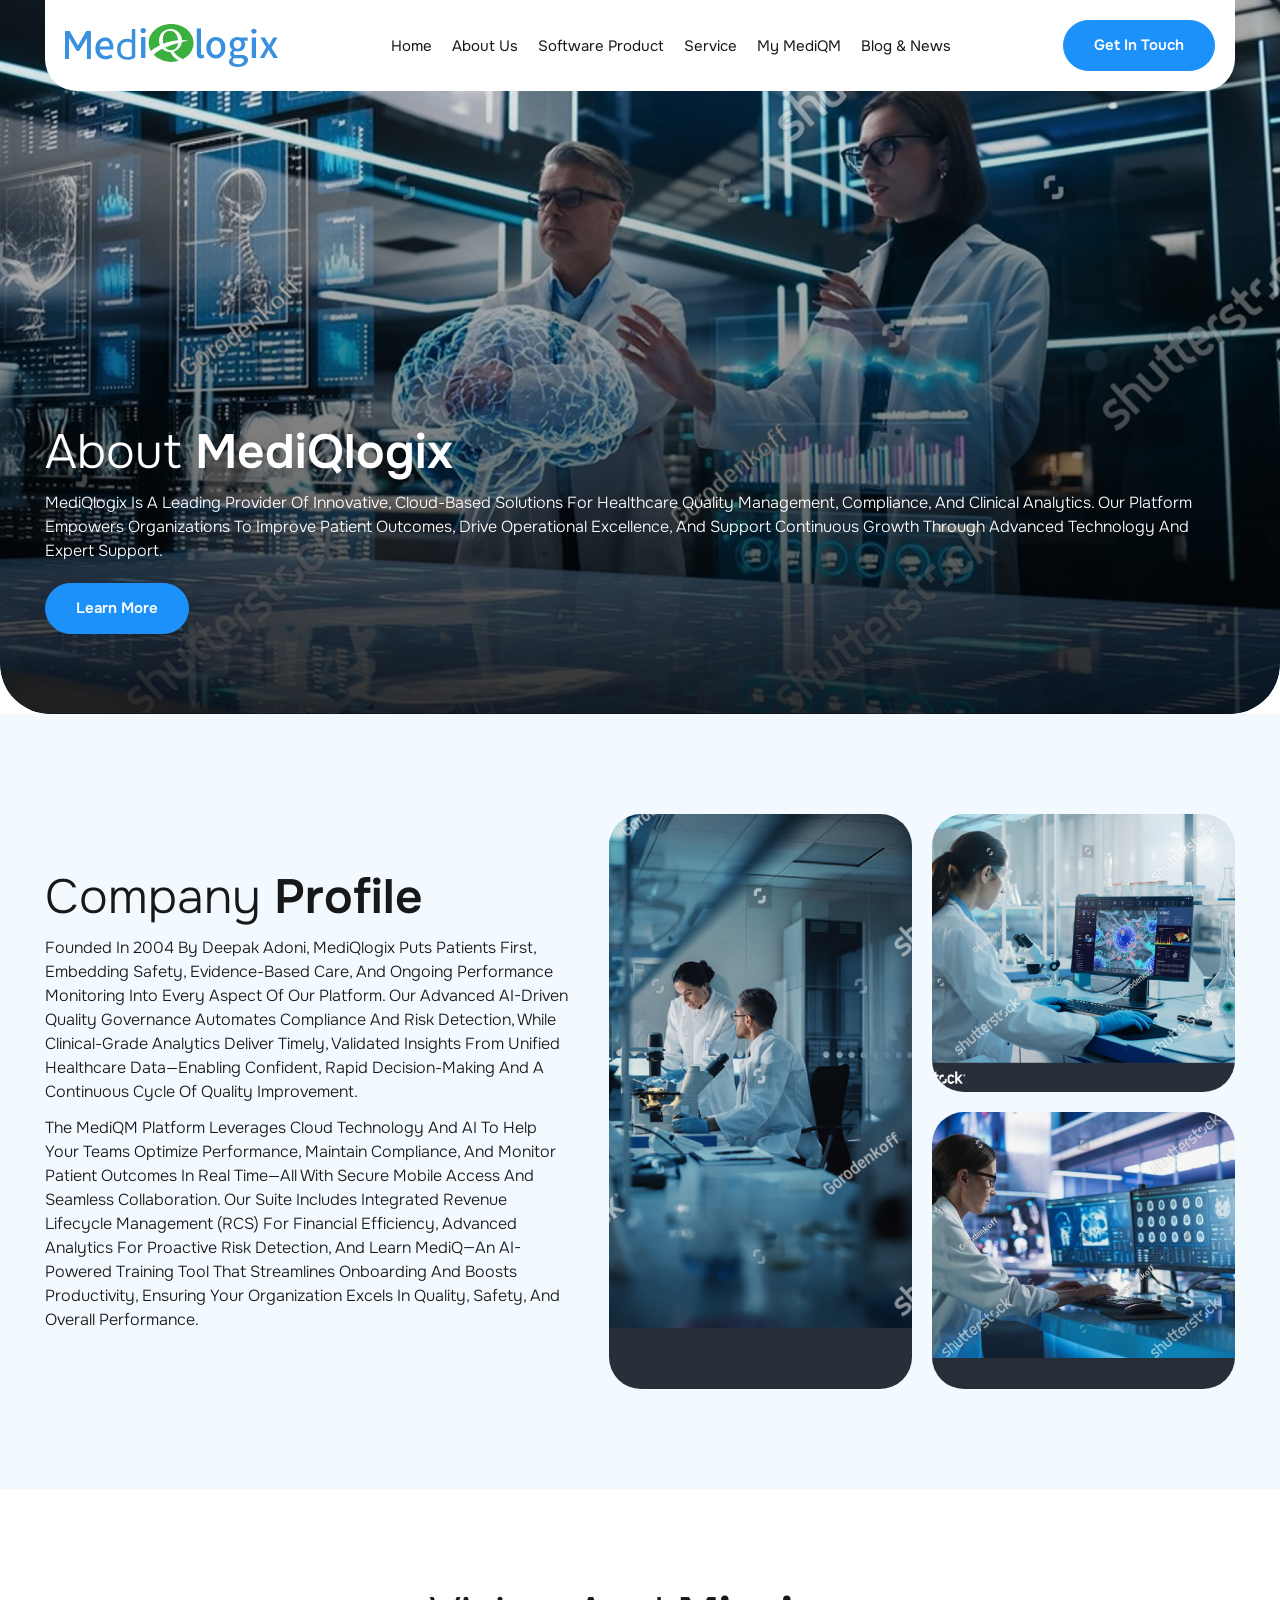
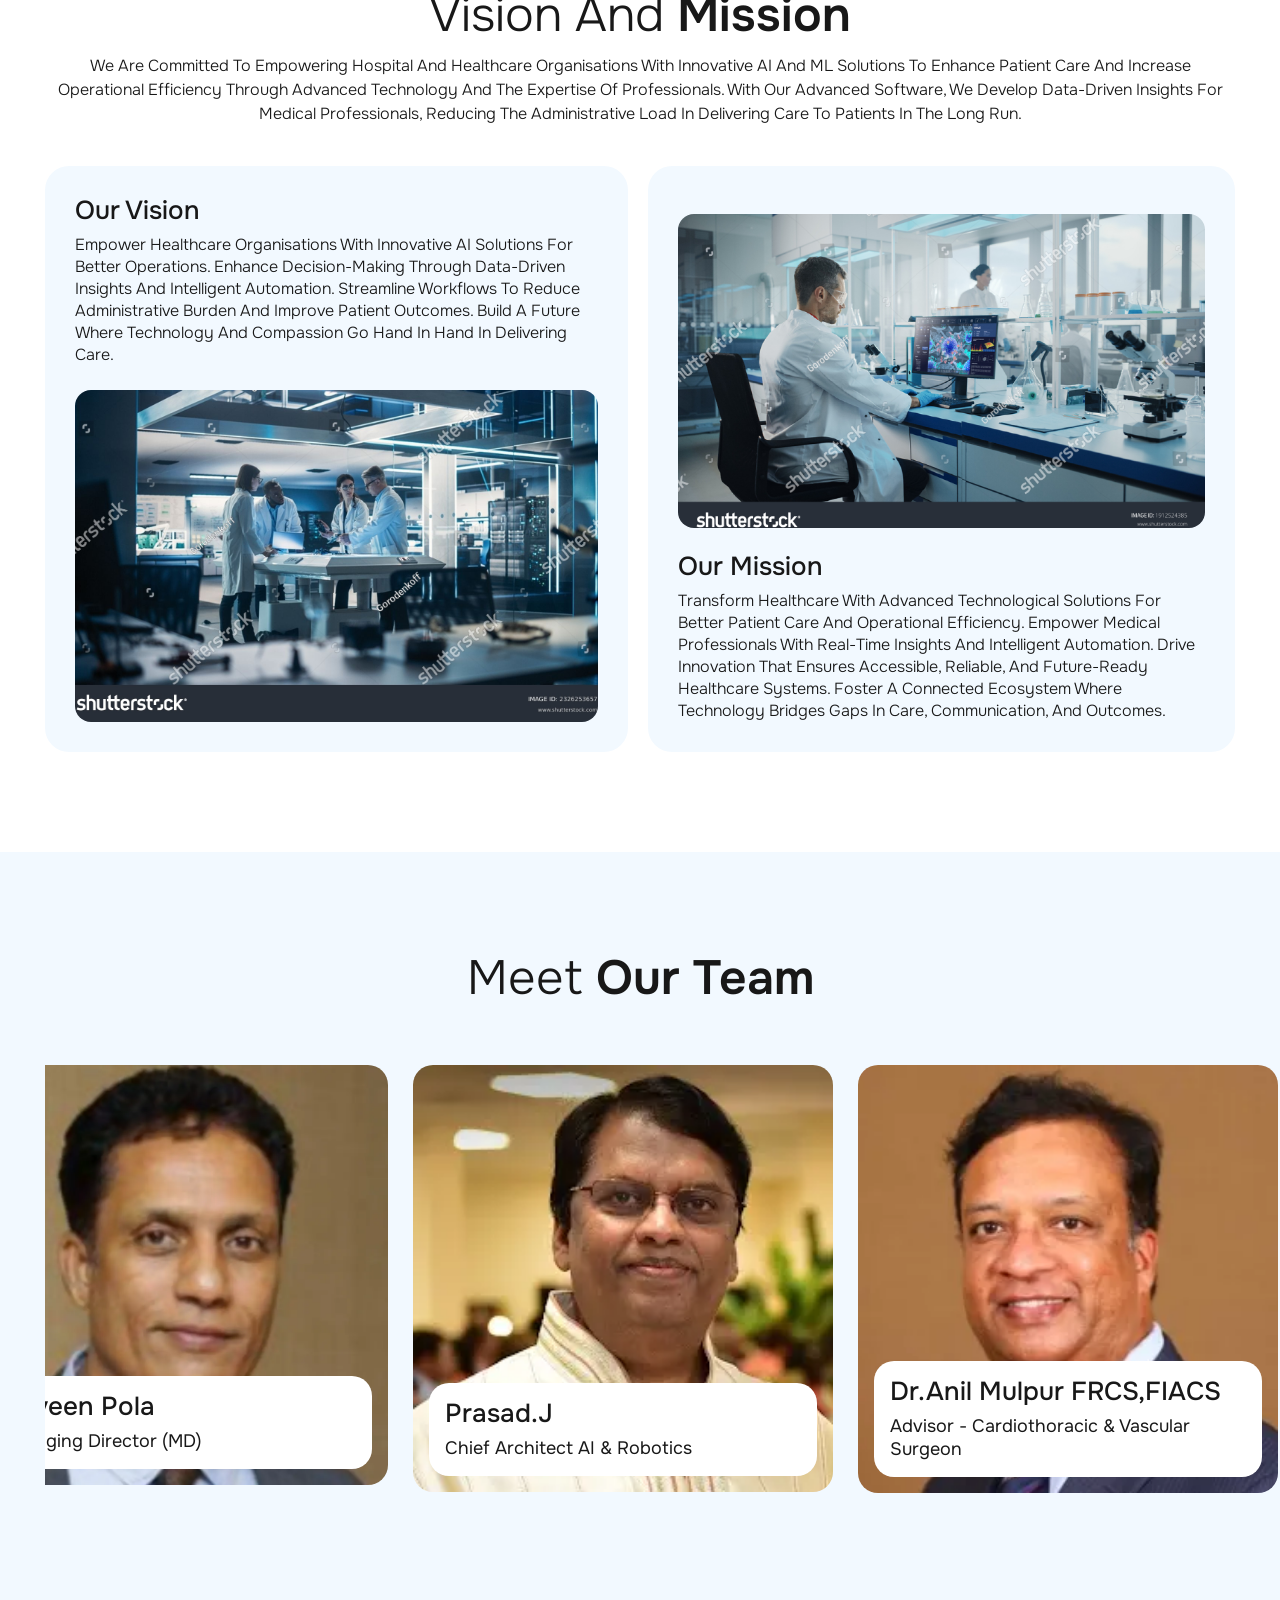
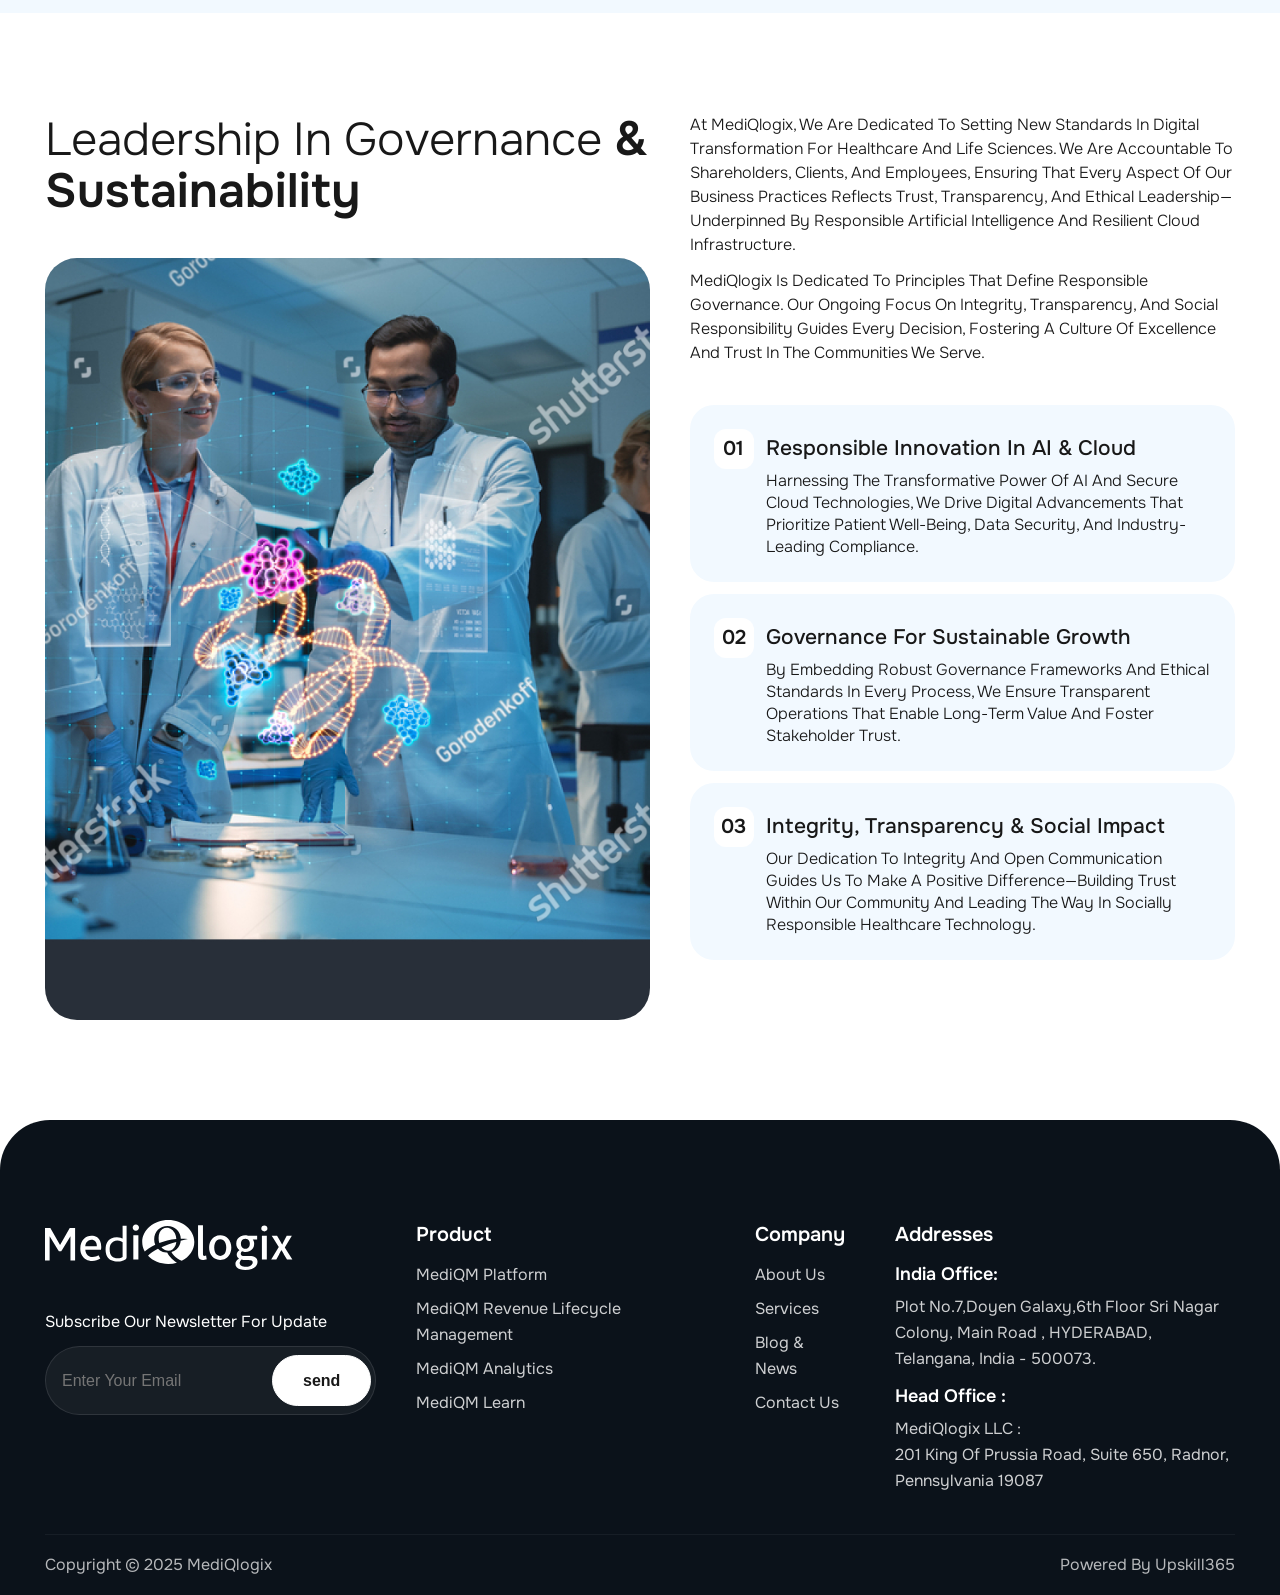
<file: abouts-us.html>
<!DOCTYPE html>
<html lang="en">

<head>
    <meta charset="UTF-8">
    <meta name="viewport" content="width=device-width, initial-scale=1.0">
    <title>About us</title>
    <link rel="stylesheet" href="https://cdn.jsdelivr.net/npm/swiper@11/swiper-bundle.min.css" />
    <link rel="stylesheet" href="style.css">
    <link rel="stylesheet" href="./css/media.css">
</head>

<body>
    <header class="header-section ">
        <div class="container">
            <div class="header-main bg-color-white">
                <div class="header-logo">
                    <a href="./index.html"><img src="./images/header-logo.svg" alt="header-logo">
                    </a>
                </div>
                <div class="navbar-right">
                    <div class="navbar-menu">
                        <ul class="navbar-links gap-thirty">
                            <li class="links"><a href="./index.html">Home</a></li>
                            <li class="links"><a href="./abouts-us.html">About us</a></li>
                            <li class="links"><a href="./support.html">Software Product</a></li>
                            <li class="links"><a href="./our-service.html">Service</a></li>
                            <li class="links"><a href="./career.html">My MediQM</a></li>
                            <li class="links"><a href="./blog & news.html">Blog & News</a></li>

                        </ul>
                    </div>
                    <div class="header-btn">
                        <a href="./contact us.html" class="btn">Get In Touch</a>
                    </div>
                </div>
                <div class="mobileicon">
                    <span></span>
                    <span></span>
                    <span></span>
                </div>
            </div>
        </div>
    </header>
    <section class="hero-banner-section">
        <div class="container">
            <div class="hero-banner-main">
                <div class="hero-banner-img">
                    <img src="./images/about-banner.png" alt="">
                </div>
                <div class=" hero-banner-bottom flex-col gap-thirty">
                    <div class="heading-top flex-col gap-sixteen">
                        <h1 class="title-h1">
                            About <span>MediQlogix</span>
                        </h1>
                        <p>MediQlogix is a leading provider of innovative, cloud-based solutions for healthcare quality
                            management, compliance, and clinical analytics. Our platform empowers organizations to
                            improve
                            patient outcomes, drive operational excellence, and support continuous growth through
                            advanced
                            technology and expert support.
                        </p>
                    </div>
                    <div class="hero-btn">
                        <a href="#" class="btn">Learn More</a>
                    </div>
                </div>
            </div>
        </div>
    </section>

    <!-- Company Profile -->
    <section class="comapany-profile-section padding-both-one-twenty bg-color-light-blue">
        <div class="container">
            <div class="company-profile-main gap-sixty">
                <div class="company-profile-containt-left flex-col">
                    <h2 class="title-h1">
                        Company <span> Profile</span>
                    </h2>
                    <p>Founded in 2004 by Deepak Adoni, MediQlogix puts patients first, embedding safety, evidence-based
                        care, and ongoing performance monitoring into every aspect of our platform. Our advanced
                        AI-driven quality governance automates compliance and risk detection, while clinical-grade
                        analytics deliver timely, validated insights from unified healthcare data—enabling confident,
                        rapid decision-making and a continuous cycle of quality improvement.</p>
                    <p>The MediQM platform leverages cloud technology and AI to help your teams optimize performance,
                        maintain compliance, and monitor patient outcomes in real time—all with secure mobile access and
                        seamless collaboration. Our suite includes integrated Revenue Lifecycle Management (RCS) for
                        financial efficiency, advanced analytics for proactive risk detection, and Learn MediQ—an
                        AI-powered training tool that streamlines onboarding and boosts productivity, ensuring your
                        organization excels in quality, safety, and overall performance.</p>
                </div>
                <div class="company-profile-containt-right">
                    <div class="profile-img">
                        <img src="./images/about_1.jpg" alt="">
                    </div>
                    <div class="profile-img">
                        <img src="./images/about_2.jpg" alt="">
                    </div>
                    <div class="profile-img">
                        <img src="./images/about_3.jpg" alt="">
                    </div>
                </div>
            </div>
        </div>
    </section>
    <!-- Vision and Mission -->

    <section class="vision-mission-section  padding-both-one-twenty">
        <div class="container">
            <div class="vision-mission-containt-main flex-col gap-sixty">
                <div class="heading-top flex-col">
                    <h2 class="title-h1">
                        Vision and <span>Mission</span>
                    </h2>
                    <p>We are committed to empowering hospital and healthcare organisations with innovative AI and ML
                        solutions to enhance patient care and increase operational efficiency through advanced
                        technology and the expertise of professionals. With our advanced software, we develop
                        data-driven insights for medical professionals, reducing the administrative load in delivering
                        care to patients in the long run.</p>
                </div>
                <div class="vission-mission-contain-bottom  gap-thirty">
                    <div class="our-vision-containt flex-col bg-color-light-blue">
                        <div class="our-vision-heading flex-col">
                            <h3 class="title-h3">
                                Our Vision
                                </h2>
                                <p class="small-p">Empower healthcare organisations with innovative AI solutions for
                                    better operations.
                                    Enhance decision-making through data-driven insights and intelligent automation.
                                    Streamline
                                    workflows to reduce administrative burden and improve patient outcomes.
                                    Build a future where technology and compassion go hand in hand in delivering care.
                                </p>
                        </div>
                        <div class="our-vision-img-1">
                            <img src="./images/Our Vision.jpg" alt="" class="padding-img">
                        </div>
                    </div>
                    <div class="our-vision-containt flex-col bg-color-light-blue">
                        <div class="our-vision-heading flex-col">
                            <h3 class="title-h3">
                                Our Mission
                                </h2>
                                <p class="small-p">Transform healthcare with advanced technological solutions for better
                                    patient care
                                    and
                                    operational efficiency. Empower medical professionals with real-time insights and
                                    intelligent automation. Drive innovation that ensures accessible, reliable, and
                                    future-ready
                                    healthcare systems. Foster a connected ecosystem where technology bridges gaps in
                                    care,
                                    communication, and outcomes.</p>
                        </div>
                        <div class="our-vision-img-2">
                            <img src="./images/Our Mission.jpg" alt="" class="padding-img">
                        </div>
                    </div>
                </div>
            </div>
        </div>
    </section>
    <section class="our-team-main padding-top-one-twenty bg-color-light-blue">
        <div class="container">
            <div class="heading-top">
                <h2 class="title-h1">
                    Meet <span>Our Team</span>
                </h2>
            </div>
        </div>

        <div class="swiper our-team-swiper padding-bottom-one-twenty">
            <div class="swiper-wrapper">
                <div class="swiper-slide our-team-member-details">
                    <div class="member-img">
                        <img src="./images/member-img1.png" alt="Deepak Adoni">
                    </div>
                    <div class="member-details flex-col">
                        <h3 class="title-h3">Deepak Adoni</h3>
                        <p>Chief Executive Officer</p>
                    </div>
                </div>
                <div class="swiper-slide our-team-member-details">
                    <div class="member-img">
                        <img src="./images/f1c3fa5f7594d4b41823fbc0920a7ccba55440b5.png" alt="Naveen Pola">
                    </div>
                    <div class="member-details flex-col">
                        <h3 class="title-h3">Naveen Pola</h3>
                        <p>Managing Director (MD)</p>
                    </div>
                </div>
                <div class="swiper-slide our-team-member-details">
                    <div class="member-img">
                        <img src="./images/member-img-3.png" alt="Prasad.J">
                    </div>
                    <div class="member-details flex-col">
                        <h3 class="title-h3">Prasad.J</h3>
                        <p>Chief Architect AI & Robotics</p>
                    </div>
                </div>
                <div class="swiper-slide our-team-member-details">
                    <div class="member-img">
                        <img src="./images/member-img4.png" alt="Dr.Anil Mulpur">
                    </div>
                    <div class="member-details flex-col">
                        <h3 class="title-h3">Dr.Anil Mulpur FRCS,FIACS</h3>
                        <p>Advisor - Cardiothoracic & Vascular Surgeon</p>
                    </div>
                </div>
                <div class="swiper-slide our-team-member-details">
                    <div class="member-img">
                        <img src="./images/member-img1.png" alt="Deepak Adoni">
                    </div>
                    <div class="member-details flex-col">
                        <h3 class="title-h3">Deepak Adoni</h3>
                        <p>Chief Executive Officer</p>
                    </div>
                </div>
                <div class="swiper-slide our-team-member-details">
                    <div class="member-img">
                        <img src="./images/f1c3fa5f7594d4b41823fbc0920a7ccba55440b5.png" alt="Naveen Pola">
                    </div>
                    <div class="member-details flex-col">
                        <h3 class="title-h3">Naveen Pola</h3>
                        <p>Managing Director (MD)</p>
                    </div>
                </div>
                <div class="swiper-slide our-team-member-details">
                    <div class="member-img">
                        <img src="./images/member-img-3.png" alt="Prasad.J">
                    </div>
                    <div class="member-details flex-col">
                        <h3 class="title-h3">Prasad.J</h3>
                        <p>Chief Architect AI & Robotics</p>
                    </div>
                </div>
                <div class="swiper-slide our-team-member-details">
                    <div class="member-img">
                        <img src="./images/member-img4.png" alt="Dr.Anil Mulpur">
                    </div>
                    <div class="member-details flex-col">
                        <h3 class="title-h3">Dr.Anil Mulpur FRCS,FIACS</h3>
                        <p>Advisor - Cardiothoracic & Vascular Surgeon</p>
                    </div>
                </div>
                <div class="swiper-slide our-team-member-details">
                    <div class="member-img">
                        <img src="./images/f1c3fa5f7594d4b41823fbc0920a7ccba55440b5.png" alt="Naveen Pola">
                    </div>
                    <div class="member-details flex-col">
                        <h3 class="title-h3">Naveen Pola</h3>
                        <p>Managing Director (MD)</p>
                    </div>
                </div>
            </div>
        </div>
    </section>

    <section class="leadership-section padding-both-one-twenty bg-color-white">
        <div class="container">
            <div class="leadership-main-contain gap-sixty">
                <div class="leadership-img-contain flex-col">
                    <h2 class="title-h1">Leadership in Governance
                        <span>& Sustainability</span>
                    </h2>
                    <div class="leadership-img">
                        <img src="./images/Leadership.jpg" alt="" class="padding-img">
                    </div>
                </div>
                <div class="leadership-right flex-col ">
                    <div class="heading-top flex-col">
                        <p>At MediQlogix, we are dedicated to setting new standards in digital transformation for
                            healthcare and life sciences. We are accountable to shareholders, clients, and employees,
                            ensuring that every aspect of our business practices reflects trust, transparency, and
                            ethical leadership—underpinned by responsible artificial intelligence and resilient cloud
                            infrastructure.</p>
                        <p>MediQlogix is dedicated to principles that define responsible governance. Our ongoing focus
                            on integrity, transparency, and social responsibility guides every decision, fostering a
                            culture of excellence and trust in the communities we serve.</p>
                    </div>
                    <div class="choose-us-left-bottom flex-col gap-sixteen">
                        <div class="choose-us-details">
                            <h4 class="title-h4 counter-item"></h4>

                            <div class="choose-details-heading flex-col">
                                <h3 class="small-h3">
                                    Responsible Innovation in AI & Cloud
                                </h3>
                                <p class="small-p">Harnessing the transformative power of AI and secure cloud
                                    technologies,
                                    we drive digital advancements that prioritize patient well-being, data security, and
                                    industry-leading compliance.</p>
                            </div>
                        </div>
                        <div class="choose-us-details ">
                            <h4 class="title-h4 counter-item"></h4>
                            <div class="choose-details-heading flex-col">
                                <h3 class="small-h3">
                                    Governance for Sustainable Growth
                                </h3>
                                <p class="small-p">By embedding robust governance frameworks and ethical standards in
                                    every
                                    process, we ensure transparent operations that enable long-term value and foster
                                    stakeholder trust.</p>
                            </div>

                        </div>
                        <div class="choose-us-details">
                            <h4 class="title-h4 counter-item"></h4>
                            <div class="choose-details-heading flex-col">
                                <h3 class="small-h3">
                                    Integrity, Transparency & Social Impact
                                </h3>
                                <p class="small-p ">Our dedication to integrity and open communication guides us to make
                                    a
                                    positive difference—building trust within our community and leading the way in
                                    socially
                                    responsible healthcare technology.
                                </p>
                            </div>
                        </div>
                    </div>
                </div>
            </div>
        </div>
    </section>

    <!-- Footer Section -->
    <footer class="footer-section bg-color-dark-blue padding-top-one-twenty">
        <div class="container">
            <div class="footer-main flex-col">
                <div class="footer-top gap-sixty">
                    <div class="footer-left flex-col">
                        <div class="footer-logo">
                            <img src="./images/Union.svg" alt="">
                        </div>
                        <div class="form-section flex-col gap-sixteen">
                            <p>
                                Subscribe our newsletter for update
                            </p>
                            <form class="heading-top">
                                <input type="email" placeholder="Enter Your Email">
                                <button class="btn white-btn">send</button>
                            </form>
                        </div>
                    </div>
                    <div class="footer-right">
                        <div class="footer-details flex-col gap-sixteen">
                            <h4 class="title-h4">Product</h4>
                            <ul class="footer-links flex-col">
                                <li><a href="./MediQM Platform.html">MediQM Platform</a></li>
                                <li><a href="./mediqm-revenue.html">MediQM Revenue Lifecycle Management</a></li>
                                <li><a href="./MediQM Analytics.html">MediQM Analytics</a></li>
                                <li><a href="./corporate.html">MediQM Learn</a></li>
                            </ul>
                        </div>
                        <div class="footer-details flex-col gap-sixteen">
                            <h4 class="title-h4">Company</h4>
                            <ul class="footer-links flex-col">
                                <li><a href="./abouts-us.html">About Us</a></li>
                                <li><a href="./our-service.html">Services</a></li>
                                <li><a href="./blog & news.html">Blog & News</a></li>
                                <li><a href="./contact us.html">Contact Us</a></li>
                            </ul>
                        </div>
                        <div class="footer-details flex-col gap-sixteen">
                            <h4 class="title-h4">Addresses</h4>
                            <div class="address-details flex-col">
                                <h4 class="small-h4">India Office:</h4>
                                <p class="small-p"> Plot No.7,Doyen Galaxy,6th Floor Sri Nagar Colony, Main Road ,
                                    HYDERABAD,
                                    Telangana, India - 500073.</p>
                            </div>
                            <div class="address-details flex-col">
                                <h4 class="small-h4">Head Office :</h4>
                                <p class="small-p">MediQlogix LLC : <br>
                                    201 King of Prussia Road, Suite 650, Radnor, Pennsylvania 19087</p>
                            </div>
                        </div>
                    </div>
                </div>
                <div class="copyright-section">
                    <p>Copyright © 2025 MediQlogix</p>
                    <p>Powered by Upskill365</p>
                </div>
            </div>
        </div>
    </footer>

    <script src="https://code.jquery.com/jquery-3.7.1.min.js"></script>
    <script src="https://cdn.jsdelivr.net/npm/swiper@11/swiper-bundle.min.js"></script>
    <script src="./js/custom.js"></script>
</body>

</html>
</file>
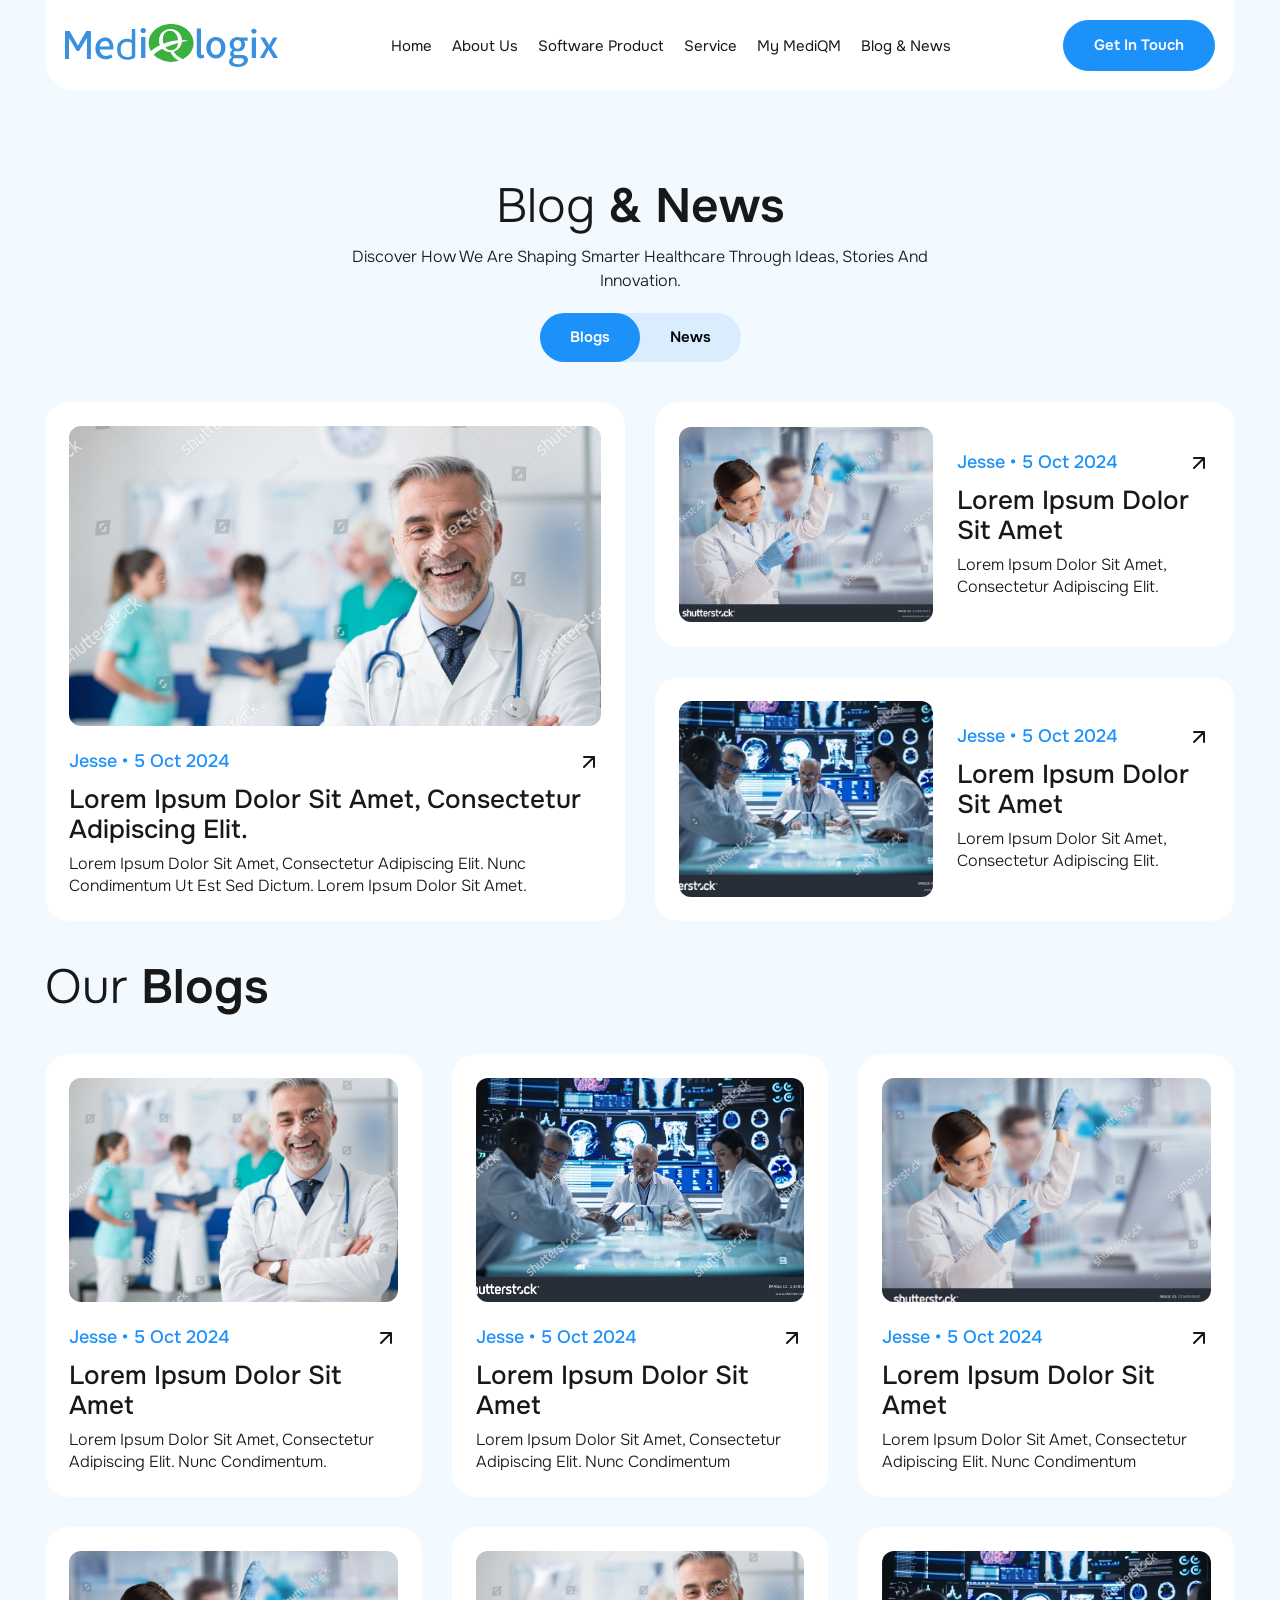
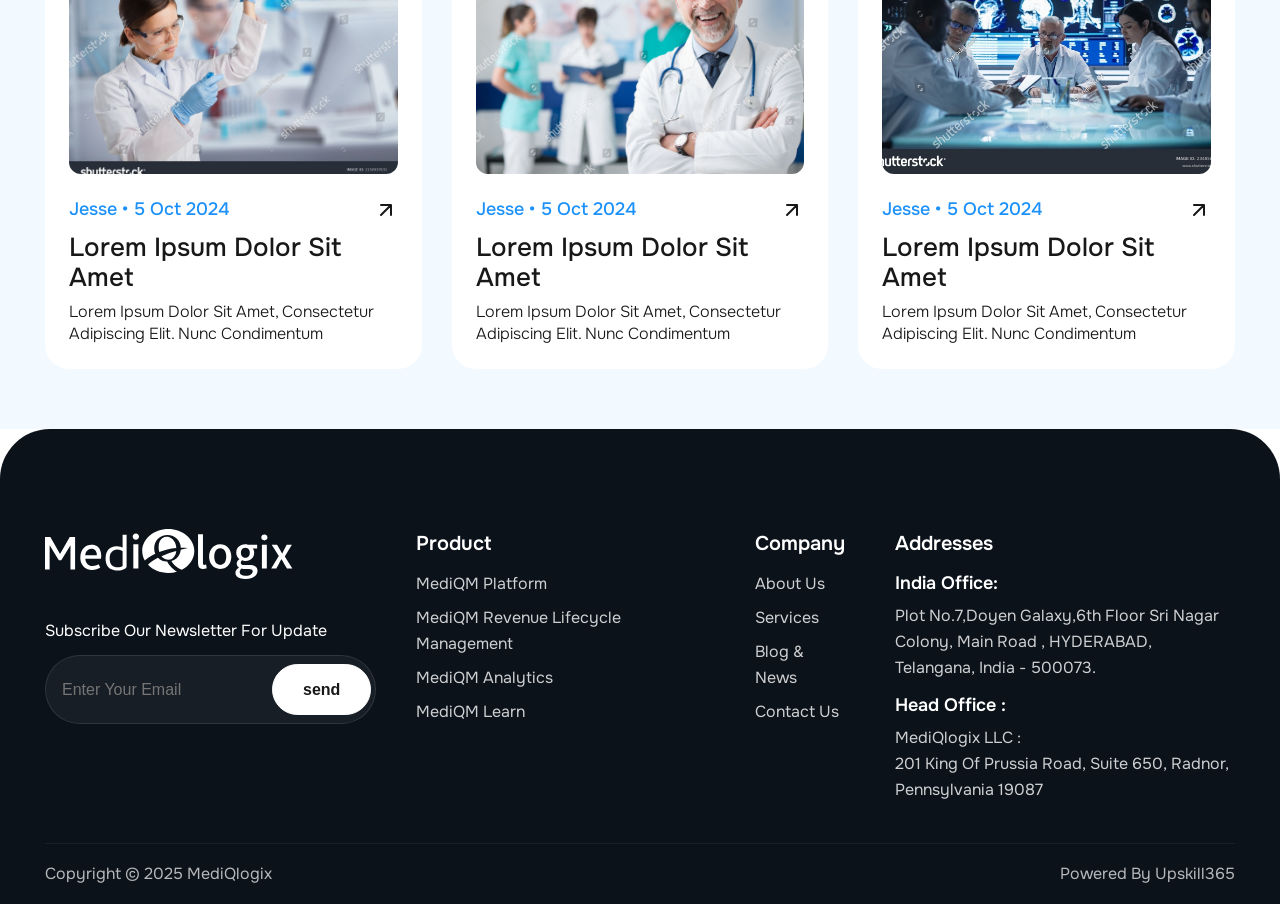
<file: blog & news.html>
<!DOCTYPE html>
<html lang="en">

<head>
    <meta charset="UTF-8">
    <meta name="viewport" content="width=device-width, initial-scale=1.0">
    <title>Blogs & News</title>
    <link rel="stylesheet" href="https://cdn.jsdelivr.net/npm/swiper@11/swiper-bundle.min.css" />
    <link rel="stylesheet" href="style.css">
    <link rel="stylesheet" href="./css/media.css">
</head>

<body>
    <header class="header-section ">
        <div class="container">
            <div class="header-main bg-color-white">
                <div class="header-logo">
                    <a href="./index.html"><img src="./images/header-logo.svg" alt="header-logo">
                    </a>
                </div>
                <div class="navbar-right">
                    <div class="navbar-menu">
                        <ul class="navbar-links gap-thirty">
                            <li class="links"><a href="./index.html">Home</a></li>
                            <li class="links"><a href="./abouts-us.html">About us</a></li>
                            <li class="links"><a href="./support.html">Software Product</a></li>
                            <li class="links"><a href="./our-service.html">Service</a></li>
                            <li class="links"><a href="./career.html">My MediQM</a></li>
                            <li class="links"><a href="./blog & news.html">Blog & News</a></li>

                        </ul>
                    </div>
                    <div class="header-btn">
                        <a href="./contact us.html" class="btn">Get In Touch</a>
                    </div>
                </div>
                <div class="mobileicon">
                    <span></span>
                    <span></span>
                    <span></span>
                </div>
            </div>
        </div>
    </header>

    <section class="blog-news-section bg-color-light-blue">
        <div class="container">
            <div class="blog-news-main flex-col gap-sixty">
                <div class="blog-news-heading flex-col gap-thirty">
                    <div class="heading-top flex-col">
                        <h1 class="title-h1">
                            Blog <span>& News</span>
                        </h1>
                        <p>Discover how we are shaping smarter healthcare through ideas, stories and innovation.
                        </p>
                    </div>

                    <div class="blogs-news-btn">
                        <a href="#" class="btn active" data-target=".blogs-main.blogs">Blogs</a>
                        <a href="#" class="btn" data-target=".blogs-main.news">News</a>
                    </div>
                </div>
                <div class="blogs-news-bottom">
                    <div class="blogs-details-box bg-color-white flex-col">
                        <div class="blogs-img">
                            <img src="./images/blogs-img-1.jpg" alt="" class="padding-img">
                        </div>
                        <div class="blogs-details flex-col">
                            <div class="blogs-details-heading flex-col gap-sixteen">
                                <span>Jesse • 5 Oct 2024</span>
                                <h3 class="title-h3">
                                    Lorem ipsum dolor sit amet, consectetur adipiscing elit.
                                </h3>
                            </div>
                            <p class="small-p"> Lorem ipsum dolor sit amet, consectetur adipiscing elit. Nunc
                                condimentum ut est sed dictum. Lorem ipsum dolor sit amet.</p>
                        </div>
                    </div>
                    <div class="blogs-details-box bg-color-white flex-col">
                        <div class="blogs-img1">
                            <img src="./images/blogs-img-2.jpg" alt="" class="padding-img">
                        </div>
                        <div class="blogs-details flex-col ">
                            <div class="blogs-details-heading flex-col gap-sixteen">
                                <span>Jesse • 5 Oct 2024</span>
                                <h3 class="title-h3">
                                    Lorem ipsum dolor sit amet
                                </h3>
                            </div>
                            <p class="small-p"> Lorem ipsum dolor sit amet, consectetur adipiscing elit.</p>
                        </div>
                    </div>
                    <div class="blogs-details-box bg-color-white flex-col">
                        <div class="blogs-img1">
                            <img src="./images/blogs-img-3.jpg" alt="" class="padding-img">
                        </div>
                        <div class="blogs-details flex-col ">
                            <div class="blogs-details-heading flex-col gap-sixteen">
                                <span>Jesse • 5 Oct 2024</span>
                                <h3 class="title-h3">
                                    Lorem ipsum dolor sit amet
                                </h3>
                            </div>
                            <p class="small-p"> Lorem ipsum dolor sit amet, consectetur adipiscing elit.</p>
                        </div>
                    </div>
                </div>
                <div class="blogs-main blogs flex-col gap-sixty active">
                    <h2 class="title-h1">
                        Our <span>Blogs</span>
                    </h2>
                    <div class="blogs-contain">
                        <div class="blogs-details-box bg-color-white flex-col">
                            <div class="blogs-img-tab">
                                <img src="./images/blogs-img-1.jpg" alt="" class="padding-img" >
                            </div>
                            <div class="blogs-details flex-col">
                                <div class="blogs-details-heading  flex-col gap-sixteen">
                                    <span>Jesse • 5 Oct 2024</span>
                                    <h3 class="title-h3">
                                        Lorem ipsum dolor sit amet
                                    </h3>
                                </div>
                                <p class="small-p"> Lorem ipsum dolor sit amet, consectetur adipiscing elit. Nunc
                                    condimentum.</p>
                            </div>
                        </div>
                        <div class="blogs-details-box bg-color-white flex-col">
                            <div class="blogs-img-tab">
                                <img src="./images/blogs-img-3.jpg" alt="" class="padding-img">
                            </div>
                            <div class="blogs-details flex-col">
                                <div class="blogs-details-heading  flex-col gap-sixteen">
                                    <span>Jesse • 5 Oct 2024</span>
                                    <h3 class="title-h3">
                                        Lorem ipsum dolor sit amet
                                    </h3>
                                </div>
                                <p class="small-p"> Lorem ipsum dolor sit amet, consectetur adipiscing elit. Nunc
                                    condimentum</p>
                            </div>
                        </div>
                        <div class="blogs-details-box bg-color-white flex-col">
                            <div class="blogs-img-tab">
                                <img src="./images/blogs-img-2.jpg" alt="" class="padding-img">
                            </div>
                            <div class="blogs-details flex-col">
                                <div class="blogs-details-heading  flex-col gap-sixteen">
                                    <span>Jesse • 5 Oct 2024</span>
                                    <h3 class="title-h3">
                                        Lorem ipsum dolor sit amet
                                    </h3>
                                </div>
                                <p class="small-p"> Lorem ipsum dolor sit amet, consectetur adipiscing elit. Nunc
                                    condimentum</p>
                            </div>
                        </div>
                        <div class="blogs-details-box bg-color-white flex-col">
                            <div class="blogs-img-tab">
                                <img src="./images/blogs-img-2.jpg" alt="" class="padding-img">
                            </div>
                            <div class="blogs-details flex-col">
                                <div class="blogs-details-heading flex-col gap-sixteen">
                                    <span>Jesse • 5 Oct 2024</span>
                                    <h3 class="title-h3">
                                        Lorem ipsum dolor sit amet
                                    </h3>
                                </div>
                                <p class="small-p"> Lorem ipsum dolor sit amet, consectetur adipiscing elit. Nunc
                                    condimentum</p>
                            </div>
                        </div>
                        <div class="blogs-details-box bg-color-white flex-col">
                            <div class="blogs-img-tab">
                                <img src="./images/blogs-img-1.jpg" alt="" class="padding-img">
                            </div>
                            <div class="blogs-details flex-col">
                                <div class="blogs-details-heading flex-col gap-sixteen">
                                    <span>Jesse • 5 Oct 2024</span>
                                    <h3 class="title-h3">
                                        Lorem ipsum dolor sit amet
                                    </h3>
                                </div>
                                <p class="small-p"> Lorem ipsum dolor sit amet, consectetur adipiscing elit. Nunc
                                    condimentum</p>
                            </div>
                        </div>
                        <div class="blogs-details-box bg-color-white flex-col">
                            <div class="blogs-img-tab">
                                <img src="./images/blogs-img-3.jpg" alt="" class="padding-img">
                            </div>
                            <div class="blogs-details flex-col">
                                <div class="blogs-details-heading  flex-col gap-sixteen">
                                    <span>Jesse • 5 Oct 2024</span>
                                    <h3 class="title-h3">
                                        Lorem ipsum dolor sit amet
                                    </h3>
                                </div>
                                <p class="small-p"> Lorem ipsum dolor sit amet, consectetur adipiscing elit. Nunc
                                    condimentum</p>
                            </div>
                        </div>
                    </div>
                </div>
                <div class="blogs-main news flex-col gap-sixty">
                    <h2 class="title-h1">
                        Our <span>News</span>
                    </h2>
                    <div class="blogs-contain">
                        <div class="blogs-details-box bg-color-white flex-col">
                            <div class="blogs-img-tab">
                                <img src="./images/blogs-img-1.jpg" alt="" class="padding-img">
                            </div>
                            <div class="blogs-details flex-col">
                                <div class="blogs-details-heading  flex-col gap-sixteen">
                                    <span>Jesse • 5 Oct 2024</span>
                                    <h3 class="title-h3">
                                        Lorem ipsum dolor sit amet
                                    </h3>
                                </div>
                                <p class="small-p"> Lorem ipsum dolor sit amet, consectetur adipiscing elit. Nunc
                                    condimentum</p>
                            </div>
                        </div>
                        <div class="blogs-details-box bg-color-white flex-col">
                            <div class="blogs-img-tab">
                                <img src="./images/blogs-img-2.jpg" alt="" class="padding-img">
                            </div>
                            <div class="blogs-details flex-col">
                                <div class="blogs-details-heading  flex-col gap-sixteen">
                                    <span>Jesse • 5 Oct 2024</span>
                                    <h3 class="title-h3">
                                        Lorem ipsum dolor sit amet
                                    </h3>
                                </div>
                                <p class="small-p"> Lorem ipsum dolor sit amet, consectetur adipiscing elit. Nunc
                                    condimentum</p>
                            </div>
                        </div>
                        <div class="blogs-details-box bg-color-white flex-col">
                            <div class="blogs-img-tab">
                                <img src="./images/blogs-img-3.jpg" alt="" class="padding-img">
                            </div>
                            <div class="blogs-details flex-col">
                                <div class="blogs-details-heading  flex-col gap-sixteen">
                                    <span>Jesse • 5 Oct 2024</span>
                                    <h3 class="title-h3">
                                        Lorem ipsum dolor sit amet
                                    </h3>
                                </div>
                                <p class="small-p"> Lorem ipsum dolor sit amet, consectetur adipiscing elit. Nunc
                                    condimentum</p>
                            </div>
                        </div>
                        <div class="blogs-details-box bg-color-white flex-col">
                            <div class="blogs-img-tab">
                                <img src="./images/blogs-img-3.jpg" alt="" class="padding-img">
                            </div>
                            <div class="blogs-details flex-col">
                                <div class="blogs-details-heading flex-col gap-sixteen">
                                    <span>Jesse • 5 Oct 2024</span>
                                    <h3 class="title-h3">
                                        Lorem ipsum dolor sit amet
                                    </h3>
                                </div>
                                <p class="small-p"> Lorem ipsum dolor sit amet, consectetur adipiscing elit. Nunc
                                    condimentum</p>
                            </div>
                        </div>
                        <div class="blogs-details-box bg-color-white flex-col">
                            <div class="blogs-img-tab">
                                <img src="./images/blogs-img-2.jpg" alt=""class="padding-img">
                            </div>
                            <div class="blogs-details flex-col">
                                <div class="blogs-details-heading flex-col gap-sixteen">
                                    <span>Jesse • 5 Oct 2024</span>
                                    <h3 class="title-h3">
                                        Lorem ipsum dolor sit amet
                                    </h3>
                                </div>
                                <p class="small-p"> Lorem ipsum dolor sit amet, consectetur adipiscing elit. Nunc
                                    condimentum.</p>
                            </div>
                        </div>
                        <div class="blogs-details-box bg-color-white flex-col">
                            <div class="blogs-img-tab">
                                <img src="./images/blogs-img-1.jpg" alt="" class="padding-img">
                            </div>
                            <div class="blogs-details flex-col">
                                <div class="blogs-details-heading  flex-col gap-sixteen">
                                    <span>Jesse • 5 Oct 2024</span>
                                    <h3 class="title-h3">
                                        Lorem ipsum dolor sit amet
                                    </h3>
                                </div>
                                <p class="small-p"> Lorem ipsum dolor sit amet, consectetur adipiscing elit. Nunc
                                    condimentum</p>
                            </div>
                        </div>
                    </div>
                </div>
            </div>
        </div>
    </section>


    <footer class="footer-section bg-color-dark-blue padding-top-one-twenty">
        <div class="container">
            <div class="footer-main flex-col">
                <div class="footer-top gap-sixty">
                    <div class="footer-left flex-col">
                        <div class="footer-logo">
                            <img src="./images/Union.svg" alt="">
                        </div>
                        <div class="form-section flex-col gap-sixteen">
                            <p>
                                Subscribe our newsletter for update
                            </p>
                            <form class="heading-top">
                                <input type="email" placeholder="Enter Your Email">
                                <button class="btn white-btn">send</button>
                            </form>
                        </div>
                    </div>
                    <div class="footer-right">
                        <div class="footer-details flex-col gap-sixteen">
                            <h4 class="title-h4">Product</h4>
                            <ul class="footer-links flex-col">
                                <li><a href="./MediQM Platform.html">MediQM Platform</a></li>
                                <li><a href="./mediqm-revenue.html">MediQM Revenue Lifecycle Management</a></li>
                                <li><a href="./MediQM Analytics.html">MediQM Analytics</a></li>
                                <li><a href="./corporate.html">MediQM Learn</a></li>
                            </ul>
                        </div>
                        <div class="footer-details flex-col gap-sixteen">
                            <h4 class="title-h4">Company</h4>
                            <ul class="footer-links flex-col">
                                <li><a href="./abouts-us.html">About Us</a></li>
                                <li><a href="./our-service.html">Services</a></li>
                                <li><a href="./blog & news.html">Blog & News</a></li>
                                <li><a href="./contact us.html">Contact Us</a></li>
                            </ul>
                        </div>
                        <div class="footer-details flex-col gap-sixteen">
                            <h4 class="title-h4">Addresses</h4>
                            <div class="address-details flex-col">
                                <h4 class="small-h4">India Office:</h4>
                                <p class="small-p"> Plot No.7,Doyen Galaxy,6th Floor Sri Nagar Colony, Main Road ,
                                    HYDERABAD,
                                    Telangana, India - 500073.</p>
                            </div>
                            <div class="address-details flex-col">
                                <h4 class="small-h4">Head Office :</h4>
                                <p class="small-p">MediQlogix LLC : <br>
                                    201 King of Prussia Road, Suite 650, Radnor, Pennsylvania 19087</p>
                            </div>
                        </div>
                    </div>
                </div>
                <div class="copyright-section">
                    <p>Copyright © 2025 MediQlogix</p>
                    <p>Powered by Upskill365</p>
                </div>
            </div>
        </div>
    </footer>


    <script src="https://code.jquery.com/jquery-3.7.1.min.js"></script>
    <script src="https://cdn.jsdelivr.net/npm/swiper@11/swiper-bundle.min.js"></script>
    <script src="./js/custom.js"></script>

</body>

</html>
</file>
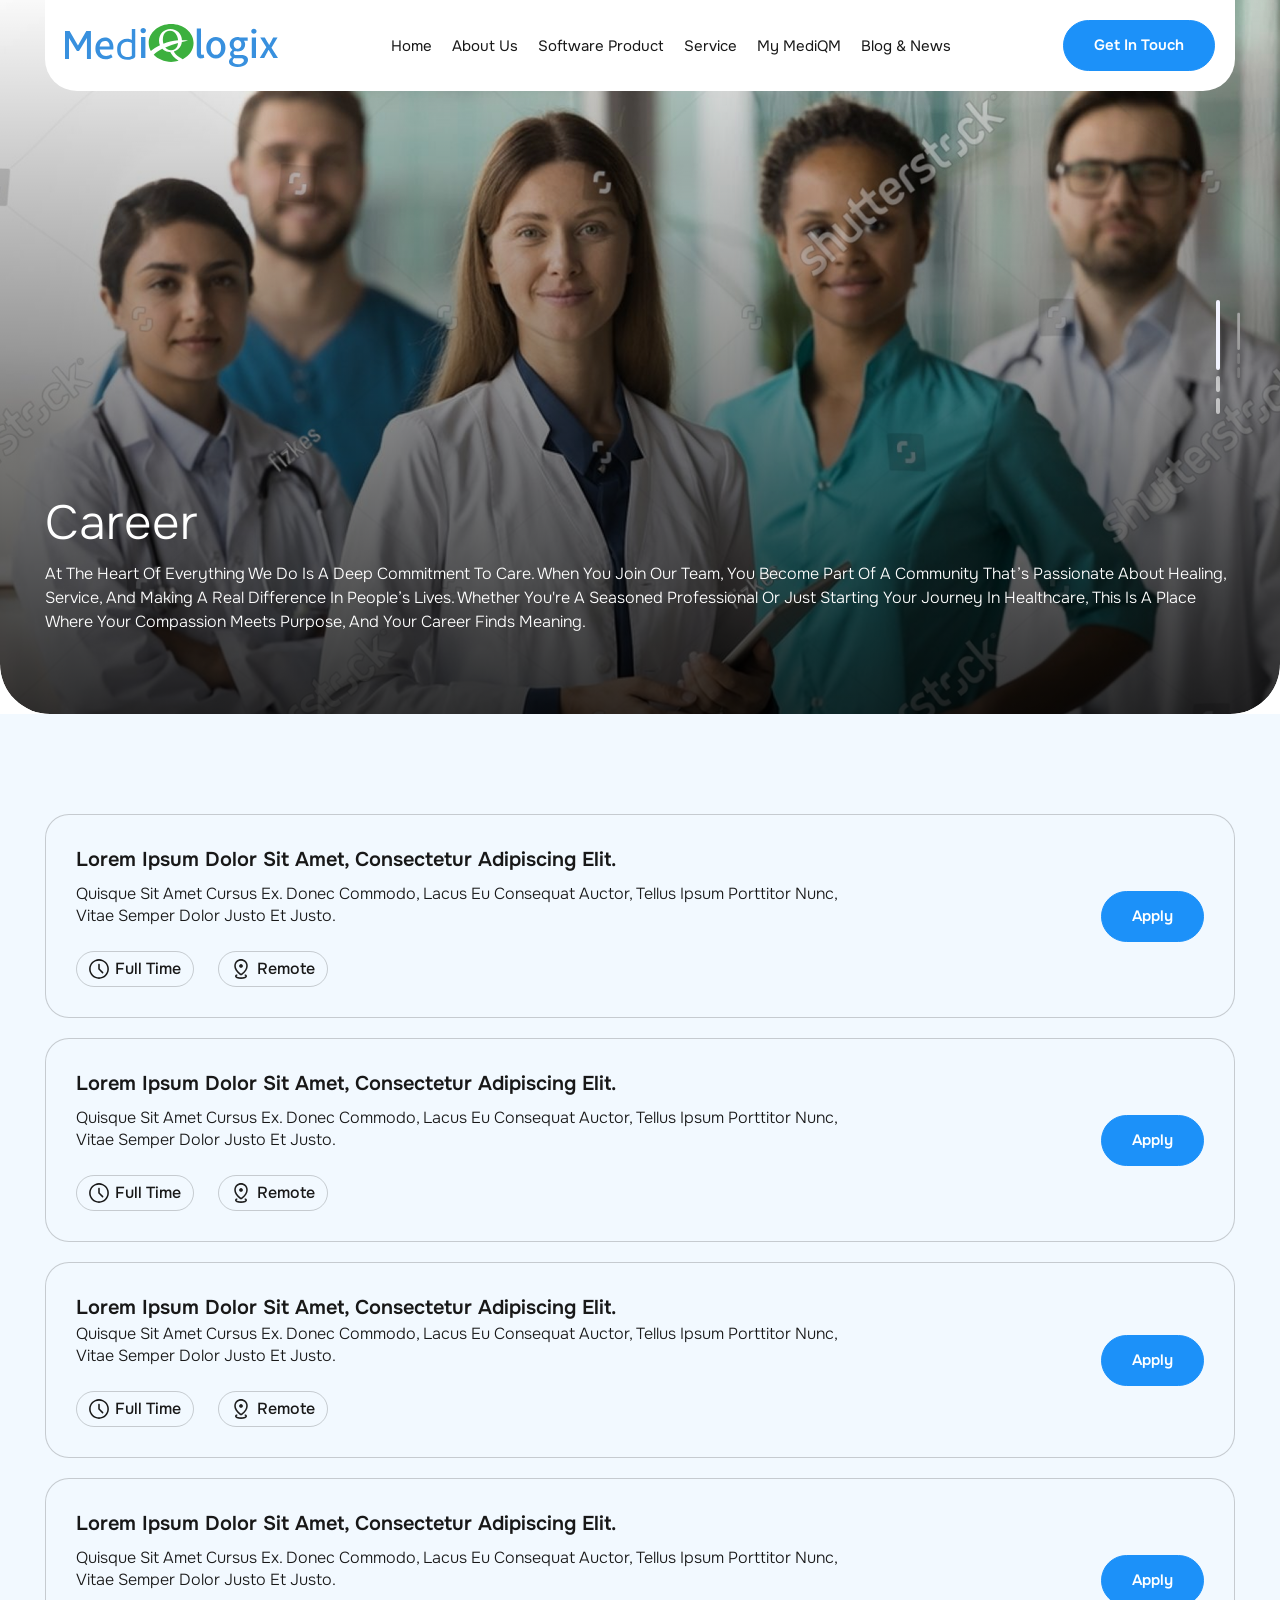
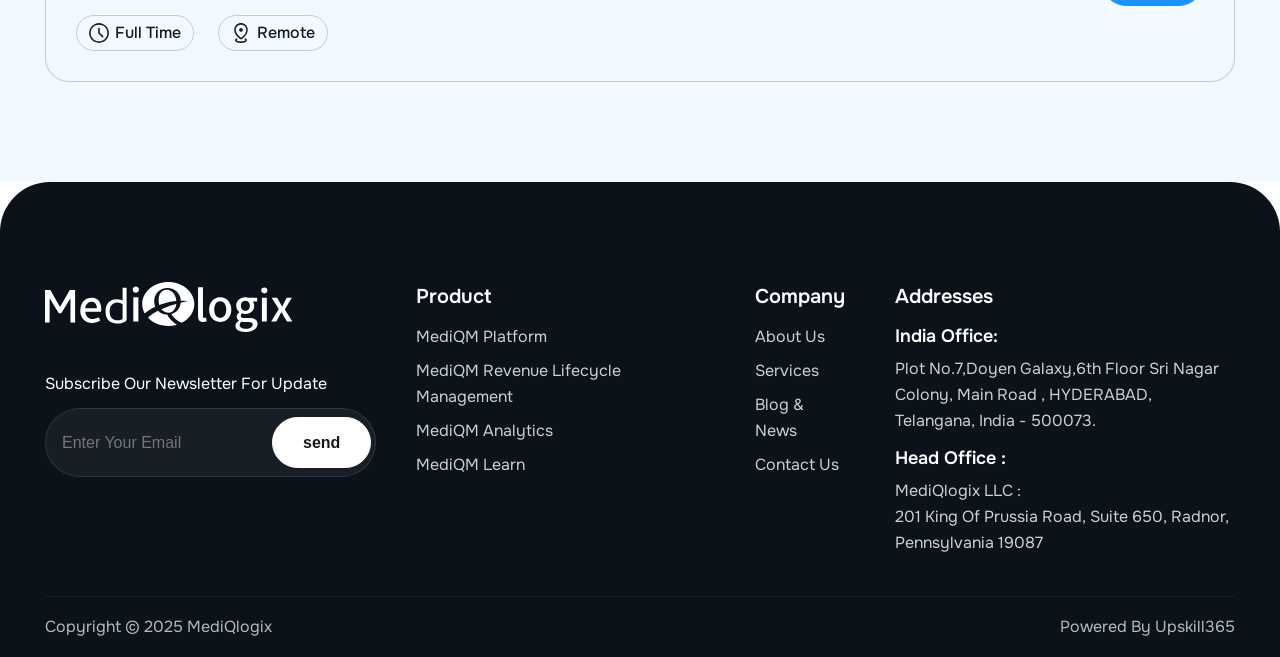
<file: career.html>
<!DOCTYPE html>
<html lang="en">

<head>
    <meta charset="UTF-8">
    <meta name="viewport" content="width=device-width, initial-scale=1.0">
    <title>Career</title>
    <link rel="stylesheet" href="https://cdn.jsdelivr.net/npm/swiper@11/swiper-bundle.min.css" />
    <link rel="stylesheet" href="style.css">
    <link rel="stylesheet" href="./css/media.css">
</head>

<body>
    <header class="header-section ">
        <div class="container">
            <div class="header-main bg-color-white">
                <div class="header-logo">
                    <a href="./index.html"><img src="./images/header-logo.svg" alt="header-logo">
                    </a>
                </div>
                <div class="navbar-right">
                    <div class="navbar-menu">
                        <ul class="navbar-links gap-thirty">
                            <li class="links"><a href="./index.html">Home</a></li>
                            <li class="links"><a href="./abouts-us.html">About us</a></li>
                            <li class="links"><a href="./support.html">Software Product</a></li>
                            <li class="links"><a href="./our-service.html">Service</a></li>
                            <li class="links"><a href="./career.html">My MediQM</a></li>
                            <li class="links"><a href="./blog & news.html">Blog & News</a></li>

                        </ul>
                    </div>
                    <div class="header-btn">
                        <a href="./contact us.html" class="btn">Get In Touch</a>
                    </div>
                </div>
                <div class="mobileicon">
                    <span></span>
                    <span></span>
                    <span></span>
                </div>
            </div>
        </div>
    </header>

    <section class="hero-banner-section swiper">
        <div class="swiper-wrapper">
            <div class="swiper-slide">
                <div class="hero-banner-img">
                    <img src="./images/career-banner.png" alt="">
                </div>
                <div class="container">
                    <div class="hero-banner-main">
                        <div class="hero-banner-bottom flex-col gap-thirty">
                            <div class="heading-top flex-col gap-sixteen">
                                <h1 class="title-h1 ">
                                    Career
                                </h1>
                                <p>At the heart of everything we do is a deep commitment to care. When you join our
                                    team, you become part of a community that’s passionate about healing, service, and
                                    making a real difference in people’s lives. Whether you're a seasoned professional
                                    or just starting your journey in healthcare, this is a place where your compassion
                                    meets purpose, and your career finds meaning.
                                </p>
                            </div>
                        </div>
                    </div>
                </div>
            </div>

            <div class="swiper-slide">
                <div class="hero-banner-img">
                    <img src="./images/Rectangle 323.png" alt="">
                </div>
                <div class="container">
                    <div class="hero-banner-main">
                        <div class="hero-banner-bottom flex-col gap-thirty">
                            <div class="heading-top flex-col gap-sixteen">
                                <h1 class="title-h1 ">
                                    Career
                                </h1>
                                <p>At the heart of everything we do is a deep commitment to care. When you join our
                                    team, you become part of a community that’s passionate about healing, service, and
                                    making a real difference in people’s lives. Whether you're a seasoned professional
                                    or just starting your journey in healthcare, this is a place where your compassion
                                    meets purpose, and your career finds meaning.
                                </p>
                            </div>
                        </div>
                    </div>
                </div>
            </div>
            <div class="swiper-slide">
                <div class="hero-banner-img">
                    <img src="./images/hero-banner-img.png" alt="">
                </div>
                <div class="container">
                    <div class="hero-banner-main">
                        <div class="hero-banner-bottom flex-col gap-thirty">
                            <div class="heading-top flex-col gap-sixteen">
                                <h1 class="title-h1 ">
                                    Career
                                </h1>
                                <p>At the heart of everything we do is a deep commitment to care. When you join our
                                    team, you become part of a community that’s passionate about healing, service, and
                                    making a real difference in people’s lives. Whether you're a seasoned professional
                                    or just starting your journey in healthcare, this is a place where your compassion
                                    meets purpose, and your career finds meaning.
                                </p>
                            </div>
                        </div>
                    </div>
                </div>
            </div>
        </div>
        <div class="swiper-pagination vertical-pagination"></div>
    </section>

    <section class="career-information-section padding-both-one-twenty bg-color-light-blue">
        <div class="container">
            <div class="career-information-main bg-color-light-blue gap-thirty flex-col">
                <div class="career-details bg-color-light-blue">
                    <div class="career-information flex-col">
                        <div class="career-heading flex-col">
                            <h4 class="title-h4">
                                Lorem ipsum dolor sit amet, consectetur adipiscing elit.
                            </h4>
                            <p class="small-p">Quisque sit amet cursus ex. Donec commodo, lacus eu consequat auctor,
                                tellus ipsum porttitor nunc, vitae semper dolor justo et justo.</p>
                        </div>
                        <div class="career-report">
                            <div class="report">
                                <span><svg width="20" height="20" viewBox="0 0 16 16" fill="none"
                                        xmlns="http://www.w3.org/2000/svg">
                                        <path
                                            d="M8.62565 7.74753V4.45898C8.62565 4.2819 8.56572 4.13343 8.44586 4.01357C8.326 3.89385 8.17753 3.83398 8.00044 3.83398C7.82322 3.83398 7.67482 3.89385 7.55523 4.01357C7.43551 4.13343 7.37565 4.2819 7.37565 4.45898V7.93982C7.37565 8.03787 7.39385 8.13287 7.43023 8.22482C7.46648 8.31676 7.52364 8.40176 7.60169 8.47982L10.4559 11.334C10.5711 11.4494 10.7161 11.5084 10.8909 11.5111C11.0656 11.5137 11.2133 11.4547 11.334 11.334C11.4547 11.2133 11.515 11.0669 11.515 10.8948C11.515 10.7229 11.4547 10.5766 11.334 10.4559L8.62565 7.74753ZM8.00211 15.9173C6.90711 15.9173 5.87787 15.7095 4.9144 15.294C3.95093 14.8784 3.11287 14.3145 2.40023 13.6021C1.6876 12.8897 1.12336 12.052 0.707526 11.089C0.291831 10.1259 0.0839844 9.09697 0.0839844 8.00211C0.0839844 6.90711 0.291762 5.87787 0.707318 4.9144C1.12287 3.95093 1.68683 3.11287 2.39919 2.40023C3.11155 1.6876 3.94926 1.12336 4.91232 0.707526C5.87537 0.291831 6.90433 0.0839844 7.99919 0.0839844C9.09419 0.0839844 10.1234 0.291762 11.0869 0.707317C12.0504 1.12287 12.8884 1.68683 13.6011 2.39919C14.3137 3.11155 14.8779 3.94926 15.2938 4.91232C15.7095 5.87537 15.9173 6.90433 15.9173 7.99919C15.9173 9.09419 15.7095 10.1234 15.294 11.0869C14.8784 12.0504 14.3145 12.8884 13.6021 13.6011C12.8897 14.3137 12.052 14.8779 11.089 15.2938C10.1259 15.7095 9.09697 15.9173 8.00211 15.9173ZM8.00065 14.6673C9.84787 14.6673 11.4208 14.018 12.7194 12.7194C14.018 11.4208 14.6673 9.84787 14.6673 8.00065C14.6673 6.15343 14.018 4.58051 12.7194 3.2819C11.4208 1.98329 9.84787 1.33398 8.00065 1.33398C6.15343 1.33398 4.58051 1.98329 3.2819 3.2819C1.98329 4.58051 1.33398 6.15343 1.33398 8.00065C1.33398 9.84787 1.98329 11.4208 3.2819 12.7194C4.58051 14.018 6.15343 14.6673 8.00065 14.6673Z"
                                            fill="#181818" />
                                    </svg>
                                    full time
                                </span>
                            </div>
                            <div class="report">
                                <span><svg width="20" height="20" viewBox="0 0 12 16" fill="none"
                                        xmlns="http://www.w3.org/2000/svg">
                                        <path
                                            d="M6.00065 15.9173C4.5926 15.9173 3.44197 15.7154 2.54878 15.3115C1.65558 14.9077 1.20898 14.3859 1.20898 13.7459C1.20898 13.4927 1.29475 13.255 1.46628 13.0327C1.63767 12.8105 1.88148 12.6102 2.19773 12.4317C2.34412 12.3356 2.50385 12.3027 2.6769 12.3331C2.84996 12.3636 2.98461 12.452 3.08086 12.5984C3.17697 12.7447 3.20635 12.9032 3.16898 13.0736C3.13162 13.244 3.03975 13.3772 2.89336 13.4734C2.80253 13.5054 2.71572 13.5455 2.63294 13.5936C2.55003 13.6416 2.50058 13.6897 2.48461 13.7377C2.62239 13.9868 3.03239 14.2039 3.71461 14.3892C4.39669 14.5746 5.15871 14.6673 6.00065 14.6673C6.8426 14.6673 7.60461 14.5746 8.28669 14.3892C8.96891 14.2039 9.37891 13.9868 9.51669 13.7377C9.50072 13.6897 9.45128 13.6416 9.36836 13.5936C9.28558 13.5455 9.19878 13.5054 9.10794 13.4734C8.96155 13.3772 8.86968 13.244 8.83232 13.0736C8.79496 12.9032 8.82433 12.7447 8.92044 12.5984C9.01669 12.452 9.15134 12.3636 9.3244 12.3331C9.49746 12.3027 9.65718 12.3356 9.80357 12.4317C10.1198 12.6102 10.3636 12.8105 10.535 13.0327C10.7066 13.255 10.7923 13.4927 10.7923 13.7459C10.7923 14.3859 10.3457 14.9077 9.45253 15.3115C8.55933 15.7154 7.40871 15.9173 6.00065 15.9173ZM6.02148 11.8548C7.40176 10.8088 8.4378 9.7728 9.12961 8.74669C9.82141 7.72044 10.1673 6.70148 10.1673 5.68982C10.1673 4.25176 9.71725 3.16628 8.81711 2.43336C7.91697 1.70044 6.97815 1.33398 6.00065 1.33398C5.02843 1.33398 4.09093 1.70044 3.18815 2.43336C2.28537 3.16628 1.83398 4.25176 1.83398 5.68982C1.83398 6.63635 2.17558 7.61711 2.85878 8.63211C3.54197 9.64711 4.59621 10.7213 6.02148 11.8548ZM6.00065 13.0536C5.84996 13.0536 5.69933 13.0271 5.54878 12.9742C5.39808 12.9213 5.25864 12.8446 5.13044 12.7442C3.60378 11.5135 2.4644 10.3127 1.71232 9.14169C0.960096 7.97072 0.583984 6.8201 0.583984 5.68982C0.583984 4.76246 0.747734 3.94996 1.07523 3.25232C1.40273 2.55468 1.82551 1.97051 2.34357 1.49982C2.86176 1.02926 3.44273 0.675651 4.08648 0.438984C4.73009 0.202317 5.36815 0.0839844 6.00065 0.0839844C6.63315 0.0839844 7.27121 0.202317 7.91482 0.438984C8.55857 0.675651 9.13954 1.02926 9.65773 1.49982C10.1758 1.97051 10.5986 2.55468 10.9261 3.25232C11.2536 3.94996 11.4173 4.76246 11.4173 5.68982C11.4173 6.8201 11.0412 7.97072 10.289 9.14169C9.5369 10.3127 8.39753 11.5135 6.87086 12.7442C6.74266 12.8446 6.60322 12.9213 6.45253 12.9742C6.30197 13.0271 6.15135 13.0536 6.00065 13.0536ZM6.00065 7.07919C6.41621 7.07919 6.77114 6.93336 7.06544 6.64169C7.35989 6.35003 7.50711 5.99371 7.50711 5.57273C7.50711 5.15718 7.35989 4.80225 7.06544 4.50794C6.77114 4.2135 6.41621 4.06628 6.00065 4.06628C5.59037 4.06628 5.23676 4.2135 4.93982 4.50794C4.64273 4.80225 4.49419 5.15718 4.49419 5.57273C4.49419 5.99371 4.64273 6.35003 4.93982 6.64169C5.23676 6.93336 5.59037 7.07919 6.00065 7.07919Z"
                                            fill="#1F1F1F" />
                                    </svg>
                                    Remote
                                </span>
                            </div>
                        </div>
                    </div>
                    <div class="apply-btn">
                        <a href="#" class="btn">Apply</a>
                    </div>
                </div>
                <div class="career-details bg-color-light-blue">
                    <div class="career-information flex-col">
                        <div class="career-heading flex-col">
                            <h4 class="title-h4">
                                Lorem ipsum dolor sit amet, consectetur adipiscing elit.
                            </h4>
                            <p class="small-p">Quisque sit amet cursus ex. Donec commodo, lacus eu consequat auctor,
                                tellus ipsum porttitor nunc, vitae semper dolor justo et justo.</p>
                        </div>
                        <div class="career-report">
                            <div class="report">
                                <span><svg width="20" height="20" viewBox="0 0 16 16" fill="none"
                                        xmlns="http://www.w3.org/2000/svg">
                                        <path
                                            d="M8.62565 7.74753V4.45898C8.62565 4.2819 8.56572 4.13343 8.44586 4.01357C8.326 3.89385 8.17753 3.83398 8.00044 3.83398C7.82322 3.83398 7.67482 3.89385 7.55523 4.01357C7.43551 4.13343 7.37565 4.2819 7.37565 4.45898V7.93982C7.37565 8.03787 7.39385 8.13287 7.43023 8.22482C7.46648 8.31676 7.52364 8.40176 7.60169 8.47982L10.4559 11.334C10.5711 11.4494 10.7161 11.5084 10.8909 11.5111C11.0656 11.5137 11.2133 11.4547 11.334 11.334C11.4547 11.2133 11.515 11.0669 11.515 10.8948C11.515 10.7229 11.4547 10.5766 11.334 10.4559L8.62565 7.74753ZM8.00211 15.9173C6.90711 15.9173 5.87787 15.7095 4.9144 15.294C3.95093 14.8784 3.11287 14.3145 2.40023 13.6021C1.6876 12.8897 1.12336 12.052 0.707526 11.089C0.291831 10.1259 0.0839844 9.09697 0.0839844 8.00211C0.0839844 6.90711 0.291762 5.87787 0.707318 4.9144C1.12287 3.95093 1.68683 3.11287 2.39919 2.40023C3.11155 1.6876 3.94926 1.12336 4.91232 0.707526C5.87537 0.291831 6.90433 0.0839844 7.99919 0.0839844C9.09419 0.0839844 10.1234 0.291762 11.0869 0.707317C12.0504 1.12287 12.8884 1.68683 13.6011 2.39919C14.3137 3.11155 14.8779 3.94926 15.2938 4.91232C15.7095 5.87537 15.9173 6.90433 15.9173 7.99919C15.9173 9.09419 15.7095 10.1234 15.294 11.0869C14.8784 12.0504 14.3145 12.8884 13.6021 13.6011C12.8897 14.3137 12.052 14.8779 11.089 15.2938C10.1259 15.7095 9.09697 15.9173 8.00211 15.9173ZM8.00065 14.6673C9.84787 14.6673 11.4208 14.018 12.7194 12.7194C14.018 11.4208 14.6673 9.84787 14.6673 8.00065C14.6673 6.15343 14.018 4.58051 12.7194 3.2819C11.4208 1.98329 9.84787 1.33398 8.00065 1.33398C6.15343 1.33398 4.58051 1.98329 3.2819 3.2819C1.98329 4.58051 1.33398 6.15343 1.33398 8.00065C1.33398 9.84787 1.98329 11.4208 3.2819 12.7194C4.58051 14.018 6.15343 14.6673 8.00065 14.6673Z"
                                            fill="#181818" />
                                    </svg>
                                    full time
                                </span>
                            </div>
                            <div class="report">
                                <span><svg width="20" height="20" viewBox="0 0 12 16" fill="none"
                                        xmlns="http://www.w3.org/2000/svg">
                                        <path
                                            d="M6.00065 15.9173C4.5926 15.9173 3.44197 15.7154 2.54878 15.3115C1.65558 14.9077 1.20898 14.3859 1.20898 13.7459C1.20898 13.4927 1.29475 13.255 1.46628 13.0327C1.63767 12.8105 1.88148 12.6102 2.19773 12.4317C2.34412 12.3356 2.50385 12.3027 2.6769 12.3331C2.84996 12.3636 2.98461 12.452 3.08086 12.5984C3.17697 12.7447 3.20635 12.9032 3.16898 13.0736C3.13162 13.244 3.03975 13.3772 2.89336 13.4734C2.80253 13.5054 2.71572 13.5455 2.63294 13.5936C2.55003 13.6416 2.50058 13.6897 2.48461 13.7377C2.62239 13.9868 3.03239 14.2039 3.71461 14.3892C4.39669 14.5746 5.15871 14.6673 6.00065 14.6673C6.8426 14.6673 7.60461 14.5746 8.28669 14.3892C8.96891 14.2039 9.37891 13.9868 9.51669 13.7377C9.50072 13.6897 9.45128 13.6416 9.36836 13.5936C9.28558 13.5455 9.19878 13.5054 9.10794 13.4734C8.96155 13.3772 8.86968 13.244 8.83232 13.0736C8.79496 12.9032 8.82433 12.7447 8.92044 12.5984C9.01669 12.452 9.15134 12.3636 9.3244 12.3331C9.49746 12.3027 9.65718 12.3356 9.80357 12.4317C10.1198 12.6102 10.3636 12.8105 10.535 13.0327C10.7066 13.255 10.7923 13.4927 10.7923 13.7459C10.7923 14.3859 10.3457 14.9077 9.45253 15.3115C8.55933 15.7154 7.40871 15.9173 6.00065 15.9173ZM6.02148 11.8548C7.40176 10.8088 8.4378 9.7728 9.12961 8.74669C9.82141 7.72044 10.1673 6.70148 10.1673 5.68982C10.1673 4.25176 9.71725 3.16628 8.81711 2.43336C7.91697 1.70044 6.97815 1.33398 6.00065 1.33398C5.02843 1.33398 4.09093 1.70044 3.18815 2.43336C2.28537 3.16628 1.83398 4.25176 1.83398 5.68982C1.83398 6.63635 2.17558 7.61711 2.85878 8.63211C3.54197 9.64711 4.59621 10.7213 6.02148 11.8548ZM6.00065 13.0536C5.84996 13.0536 5.69933 13.0271 5.54878 12.9742C5.39808 12.9213 5.25864 12.8446 5.13044 12.7442C3.60378 11.5135 2.4644 10.3127 1.71232 9.14169C0.960096 7.97072 0.583984 6.8201 0.583984 5.68982C0.583984 4.76246 0.747734 3.94996 1.07523 3.25232C1.40273 2.55468 1.82551 1.97051 2.34357 1.49982C2.86176 1.02926 3.44273 0.675651 4.08648 0.438984C4.73009 0.202317 5.36815 0.0839844 6.00065 0.0839844C6.63315 0.0839844 7.27121 0.202317 7.91482 0.438984C8.55857 0.675651 9.13954 1.02926 9.65773 1.49982C10.1758 1.97051 10.5986 2.55468 10.9261 3.25232C11.2536 3.94996 11.4173 4.76246 11.4173 5.68982C11.4173 6.8201 11.0412 7.97072 10.289 9.14169C9.5369 10.3127 8.39753 11.5135 6.87086 12.7442C6.74266 12.8446 6.60322 12.9213 6.45253 12.9742C6.30197 13.0271 6.15135 13.0536 6.00065 13.0536ZM6.00065 7.07919C6.41621 7.07919 6.77114 6.93336 7.06544 6.64169C7.35989 6.35003 7.50711 5.99371 7.50711 5.57273C7.50711 5.15718 7.35989 4.80225 7.06544 4.50794C6.77114 4.2135 6.41621 4.06628 6.00065 4.06628C5.59037 4.06628 5.23676 4.2135 4.93982 4.50794C4.64273 4.80225 4.49419 5.15718 4.49419 5.57273C4.49419 5.99371 4.64273 6.35003 4.93982 6.64169C5.23676 6.93336 5.59037 7.07919 6.00065 7.07919Z"
                                            fill="#1F1F1F" />
                                    </svg>
                                    Remote
                                </span>
                            </div>
                        </div>
                    </div>
                    <div class="apply-btn">
                        <a href="#" class="btn">Apply</a>
                    </div>
                </div>
                <div class="career-details bg-color-light-blue">
                    <div class="career-information flex-col">
                        <div class="career-headingm flex-col">
                            <h4 class="title-h4">
                                Lorem ipsum dolor sit amet, consectetur adipiscing elit.
                            </h4>
                            <p class="small-p">Quisque sit amet cursus ex. Donec commodo, lacus eu consequat auctor,
                                tellus ipsum porttitor nunc, vitae semper dolor justo et justo.</p>
                        </div>
                        <div class="career-report">
                            <div class="report">
                                <span><svg width="20" height="20" viewBox="0 0 16 16" fill="none"
                                        xmlns="http://www.w3.org/2000/svg">
                                        <path
                                            d="M8.62565 7.74753V4.45898C8.62565 4.2819 8.56572 4.13343 8.44586 4.01357C8.326 3.89385 8.17753 3.83398 8.00044 3.83398C7.82322 3.83398 7.67482 3.89385 7.55523 4.01357C7.43551 4.13343 7.37565 4.2819 7.37565 4.45898V7.93982C7.37565 8.03787 7.39385 8.13287 7.43023 8.22482C7.46648 8.31676 7.52364 8.40176 7.60169 8.47982L10.4559 11.334C10.5711 11.4494 10.7161 11.5084 10.8909 11.5111C11.0656 11.5137 11.2133 11.4547 11.334 11.334C11.4547 11.2133 11.515 11.0669 11.515 10.8948C11.515 10.7229 11.4547 10.5766 11.334 10.4559L8.62565 7.74753ZM8.00211 15.9173C6.90711 15.9173 5.87787 15.7095 4.9144 15.294C3.95093 14.8784 3.11287 14.3145 2.40023 13.6021C1.6876 12.8897 1.12336 12.052 0.707526 11.089C0.291831 10.1259 0.0839844 9.09697 0.0839844 8.00211C0.0839844 6.90711 0.291762 5.87787 0.707318 4.9144C1.12287 3.95093 1.68683 3.11287 2.39919 2.40023C3.11155 1.6876 3.94926 1.12336 4.91232 0.707526C5.87537 0.291831 6.90433 0.0839844 7.99919 0.0839844C9.09419 0.0839844 10.1234 0.291762 11.0869 0.707317C12.0504 1.12287 12.8884 1.68683 13.6011 2.39919C14.3137 3.11155 14.8779 3.94926 15.2938 4.91232C15.7095 5.87537 15.9173 6.90433 15.9173 7.99919C15.9173 9.09419 15.7095 10.1234 15.294 11.0869C14.8784 12.0504 14.3145 12.8884 13.6021 13.6011C12.8897 14.3137 12.052 14.8779 11.089 15.2938C10.1259 15.7095 9.09697 15.9173 8.00211 15.9173ZM8.00065 14.6673C9.84787 14.6673 11.4208 14.018 12.7194 12.7194C14.018 11.4208 14.6673 9.84787 14.6673 8.00065C14.6673 6.15343 14.018 4.58051 12.7194 3.2819C11.4208 1.98329 9.84787 1.33398 8.00065 1.33398C6.15343 1.33398 4.58051 1.98329 3.2819 3.2819C1.98329 4.58051 1.33398 6.15343 1.33398 8.00065C1.33398 9.84787 1.98329 11.4208 3.2819 12.7194C4.58051 14.018 6.15343 14.6673 8.00065 14.6673Z"
                                            fill="#181818" />
                                    </svg>
                                    full time
                                </span>
                            </div>
                            <div class="report">
                                <span><svg width="20" height="20" viewBox="0 0 12 16" fill="none"
                                        xmlns="http://www.w3.org/2000/svg">
                                        <path
                                            d="M6.00065 15.9173C4.5926 15.9173 3.44197 15.7154 2.54878 15.3115C1.65558 14.9077 1.20898 14.3859 1.20898 13.7459C1.20898 13.4927 1.29475 13.255 1.46628 13.0327C1.63767 12.8105 1.88148 12.6102 2.19773 12.4317C2.34412 12.3356 2.50385 12.3027 2.6769 12.3331C2.84996 12.3636 2.98461 12.452 3.08086 12.5984C3.17697 12.7447 3.20635 12.9032 3.16898 13.0736C3.13162 13.244 3.03975 13.3772 2.89336 13.4734C2.80253 13.5054 2.71572 13.5455 2.63294 13.5936C2.55003 13.6416 2.50058 13.6897 2.48461 13.7377C2.62239 13.9868 3.03239 14.2039 3.71461 14.3892C4.39669 14.5746 5.15871 14.6673 6.00065 14.6673C6.8426 14.6673 7.60461 14.5746 8.28669 14.3892C8.96891 14.2039 9.37891 13.9868 9.51669 13.7377C9.50072 13.6897 9.45128 13.6416 9.36836 13.5936C9.28558 13.5455 9.19878 13.5054 9.10794 13.4734C8.96155 13.3772 8.86968 13.244 8.83232 13.0736C8.79496 12.9032 8.82433 12.7447 8.92044 12.5984C9.01669 12.452 9.15134 12.3636 9.3244 12.3331C9.49746 12.3027 9.65718 12.3356 9.80357 12.4317C10.1198 12.6102 10.3636 12.8105 10.535 13.0327C10.7066 13.255 10.7923 13.4927 10.7923 13.7459C10.7923 14.3859 10.3457 14.9077 9.45253 15.3115C8.55933 15.7154 7.40871 15.9173 6.00065 15.9173ZM6.02148 11.8548C7.40176 10.8088 8.4378 9.7728 9.12961 8.74669C9.82141 7.72044 10.1673 6.70148 10.1673 5.68982C10.1673 4.25176 9.71725 3.16628 8.81711 2.43336C7.91697 1.70044 6.97815 1.33398 6.00065 1.33398C5.02843 1.33398 4.09093 1.70044 3.18815 2.43336C2.28537 3.16628 1.83398 4.25176 1.83398 5.68982C1.83398 6.63635 2.17558 7.61711 2.85878 8.63211C3.54197 9.64711 4.59621 10.7213 6.02148 11.8548ZM6.00065 13.0536C5.84996 13.0536 5.69933 13.0271 5.54878 12.9742C5.39808 12.9213 5.25864 12.8446 5.13044 12.7442C3.60378 11.5135 2.4644 10.3127 1.71232 9.14169C0.960096 7.97072 0.583984 6.8201 0.583984 5.68982C0.583984 4.76246 0.747734 3.94996 1.07523 3.25232C1.40273 2.55468 1.82551 1.97051 2.34357 1.49982C2.86176 1.02926 3.44273 0.675651 4.08648 0.438984C4.73009 0.202317 5.36815 0.0839844 6.00065 0.0839844C6.63315 0.0839844 7.27121 0.202317 7.91482 0.438984C8.55857 0.675651 9.13954 1.02926 9.65773 1.49982C10.1758 1.97051 10.5986 2.55468 10.9261 3.25232C11.2536 3.94996 11.4173 4.76246 11.4173 5.68982C11.4173 6.8201 11.0412 7.97072 10.289 9.14169C9.5369 10.3127 8.39753 11.5135 6.87086 12.7442C6.74266 12.8446 6.60322 12.9213 6.45253 12.9742C6.30197 13.0271 6.15135 13.0536 6.00065 13.0536ZM6.00065 7.07919C6.41621 7.07919 6.77114 6.93336 7.06544 6.64169C7.35989 6.35003 7.50711 5.99371 7.50711 5.57273C7.50711 5.15718 7.35989 4.80225 7.06544 4.50794C6.77114 4.2135 6.41621 4.06628 6.00065 4.06628C5.59037 4.06628 5.23676 4.2135 4.93982 4.50794C4.64273 4.80225 4.49419 5.15718 4.49419 5.57273C4.49419 5.99371 4.64273 6.35003 4.93982 6.64169C5.23676 6.93336 5.59037 7.07919 6.00065 7.07919Z"
                                            fill="#1F1F1F" />
                                    </svg>
                                    Remote
                                </span>
                            </div>
                        </div>
                    </div>
                    <div class="apply-btn">
                        <a href="#" class="btn">Apply</a>
                    </div>
                </div>
                <div class="career-details bg-color-light-blue">
                    <div class="career-information flex-col">
                        <div class="career-heading flex-col">
                            <h4 class="title-h4">
                                Lorem ipsum dolor sit amet, consectetur adipiscing elit.
                            </h4>
                            <p class="small-p">Quisque sit amet cursus ex. Donec commodo, lacus eu consequat auctor,
                                tellus ipsum porttitor nunc, vitae semper dolor justo et justo.</p>
                        </div>
                        <div class="career-report">
                            <div class="report">
                                <span><svg width="20" height="20" viewBox="0 0 16 16" fill="none"
                                        xmlns="http://www.w3.org/2000/svg">
                                        <path
                                            d="M8.62565 7.74753V4.45898C8.62565 4.2819 8.56572 4.13343 8.44586 4.01357C8.326 3.89385 8.17753 3.83398 8.00044 3.83398C7.82322 3.83398 7.67482 3.89385 7.55523 4.01357C7.43551 4.13343 7.37565 4.2819 7.37565 4.45898V7.93982C7.37565 8.03787 7.39385 8.13287 7.43023 8.22482C7.46648 8.31676 7.52364 8.40176 7.60169 8.47982L10.4559 11.334C10.5711 11.4494 10.7161 11.5084 10.8909 11.5111C11.0656 11.5137 11.2133 11.4547 11.334 11.334C11.4547 11.2133 11.515 11.0669 11.515 10.8948C11.515 10.7229 11.4547 10.5766 11.334 10.4559L8.62565 7.74753ZM8.00211 15.9173C6.90711 15.9173 5.87787 15.7095 4.9144 15.294C3.95093 14.8784 3.11287 14.3145 2.40023 13.6021C1.6876 12.8897 1.12336 12.052 0.707526 11.089C0.291831 10.1259 0.0839844 9.09697 0.0839844 8.00211C0.0839844 6.90711 0.291762 5.87787 0.707318 4.9144C1.12287 3.95093 1.68683 3.11287 2.39919 2.40023C3.11155 1.6876 3.94926 1.12336 4.91232 0.707526C5.87537 0.291831 6.90433 0.0839844 7.99919 0.0839844C9.09419 0.0839844 10.1234 0.291762 11.0869 0.707317C12.0504 1.12287 12.8884 1.68683 13.6011 2.39919C14.3137 3.11155 14.8779 3.94926 15.2938 4.91232C15.7095 5.87537 15.9173 6.90433 15.9173 7.99919C15.9173 9.09419 15.7095 10.1234 15.294 11.0869C14.8784 12.0504 14.3145 12.8884 13.6021 13.6011C12.8897 14.3137 12.052 14.8779 11.089 15.2938C10.1259 15.7095 9.09697 15.9173 8.00211 15.9173ZM8.00065 14.6673C9.84787 14.6673 11.4208 14.018 12.7194 12.7194C14.018 11.4208 14.6673 9.84787 14.6673 8.00065C14.6673 6.15343 14.018 4.58051 12.7194 3.2819C11.4208 1.98329 9.84787 1.33398 8.00065 1.33398C6.15343 1.33398 4.58051 1.98329 3.2819 3.2819C1.98329 4.58051 1.33398 6.15343 1.33398 8.00065C1.33398 9.84787 1.98329 11.4208 3.2819 12.7194C4.58051 14.018 6.15343 14.6673 8.00065 14.6673Z"
                                            fill="#181818" />
                                    </svg>
                                    full time
                                </span>
                            </div>
                            <div class="report">
                                <span><svg width="20" height="20" viewBox="0 0 12 16" fill="none"
                                        xmlns="http://www.w3.org/2000/svg">
                                        <path
                                            d="M6.00065 15.9173C4.5926 15.9173 3.44197 15.7154 2.54878 15.3115C1.65558 14.9077 1.20898 14.3859 1.20898 13.7459C1.20898 13.4927 1.29475 13.255 1.46628 13.0327C1.63767 12.8105 1.88148 12.6102 2.19773 12.4317C2.34412 12.3356 2.50385 12.3027 2.6769 12.3331C2.84996 12.3636 2.98461 12.452 3.08086 12.5984C3.17697 12.7447 3.20635 12.9032 3.16898 13.0736C3.13162 13.244 3.03975 13.3772 2.89336 13.4734C2.80253 13.5054 2.71572 13.5455 2.63294 13.5936C2.55003 13.6416 2.50058 13.6897 2.48461 13.7377C2.62239 13.9868 3.03239 14.2039 3.71461 14.3892C4.39669 14.5746 5.15871 14.6673 6.00065 14.6673C6.8426 14.6673 7.60461 14.5746 8.28669 14.3892C8.96891 14.2039 9.37891 13.9868 9.51669 13.7377C9.50072 13.6897 9.45128 13.6416 9.36836 13.5936C9.28558 13.5455 9.19878 13.5054 9.10794 13.4734C8.96155 13.3772 8.86968 13.244 8.83232 13.0736C8.79496 12.9032 8.82433 12.7447 8.92044 12.5984C9.01669 12.452 9.15134 12.3636 9.3244 12.3331C9.49746 12.3027 9.65718 12.3356 9.80357 12.4317C10.1198 12.6102 10.3636 12.8105 10.535 13.0327C10.7066 13.255 10.7923 13.4927 10.7923 13.7459C10.7923 14.3859 10.3457 14.9077 9.45253 15.3115C8.55933 15.7154 7.40871 15.9173 6.00065 15.9173ZM6.02148 11.8548C7.40176 10.8088 8.4378 9.7728 9.12961 8.74669C9.82141 7.72044 10.1673 6.70148 10.1673 5.68982C10.1673 4.25176 9.71725 3.16628 8.81711 2.43336C7.91697 1.70044 6.97815 1.33398 6.00065 1.33398C5.02843 1.33398 4.09093 1.70044 3.18815 2.43336C2.28537 3.16628 1.83398 4.25176 1.83398 5.68982C1.83398 6.63635 2.17558 7.61711 2.85878 8.63211C3.54197 9.64711 4.59621 10.7213 6.02148 11.8548ZM6.00065 13.0536C5.84996 13.0536 5.69933 13.0271 5.54878 12.9742C5.39808 12.9213 5.25864 12.8446 5.13044 12.7442C3.60378 11.5135 2.4644 10.3127 1.71232 9.14169C0.960096 7.97072 0.583984 6.8201 0.583984 5.68982C0.583984 4.76246 0.747734 3.94996 1.07523 3.25232C1.40273 2.55468 1.82551 1.97051 2.34357 1.49982C2.86176 1.02926 3.44273 0.675651 4.08648 0.438984C4.73009 0.202317 5.36815 0.0839844 6.00065 0.0839844C6.63315 0.0839844 7.27121 0.202317 7.91482 0.438984C8.55857 0.675651 9.13954 1.02926 9.65773 1.49982C10.1758 1.97051 10.5986 2.55468 10.9261 3.25232C11.2536 3.94996 11.4173 4.76246 11.4173 5.68982C11.4173 6.8201 11.0412 7.97072 10.289 9.14169C9.5369 10.3127 8.39753 11.5135 6.87086 12.7442C6.74266 12.8446 6.60322 12.9213 6.45253 12.9742C6.30197 13.0271 6.15135 13.0536 6.00065 13.0536ZM6.00065 7.07919C6.41621 7.07919 6.77114 6.93336 7.06544 6.64169C7.35989 6.35003 7.50711 5.99371 7.50711 5.57273C7.50711 5.15718 7.35989 4.80225 7.06544 4.50794C6.77114 4.2135 6.41621 4.06628 6.00065 4.06628C5.59037 4.06628 5.23676 4.2135 4.93982 4.50794C4.64273 4.80225 4.49419 5.15718 4.49419 5.57273C4.49419 5.99371 4.64273 6.35003 4.93982 6.64169C5.23676 6.93336 5.59037 7.07919 6.00065 7.07919Z"
                                            fill="#1F1F1F" />
                                    </svg>
                                    Remote
                                </span>
                            </div>
                        </div>
                    </div>
                    <div class="apply-btn">
                        <a href="#" class="btn">Apply</a>
                    </div>
                </div>
            </div>
        </div>
    </section>


    <footer class="footer-section bg-color-dark-blue padding-top-one-twenty">
        <div class="container">
            <div class="footer-main flex-col">
                <div class="footer-top gap-sixty">
                    <div class="footer-left flex-col">
                        <div class="footer-logo">
                            <img src="./images/Union.svg" alt="">
                        </div>
                        <div class="form-section flex-col gap-sixteen">
                            <p>
                                Subscribe our newsletter for update
                            </p>
                            <form class="heading-top">
                                <input type="email" placeholder="Enter Your Email">
                                <button class="btn white-btn">send</button>
                            </form>
                        </div>
                    </div>
                    <div class="footer-right">
                        <div class="footer-details flex-col gap-sixteen">
                            <h4 class="title-h4">Product</h4>
                            <ul class="footer-links flex-col">
                                <li><a href="./MediQM Platform.html">MediQM Platform</a></li>
                                <li><a href="./mediqm-revenue.html">MediQM Revenue Lifecycle Management</a></li>
                                <li><a href="./MediQM Analytics.html">MediQM Analytics</a></li>
                                <li><a href="./corporate.html">MediQM Learn</a></li>
                            </ul>
                        </div>
                        <div class="footer-details flex-col gap-sixteen">
                            <h4 class="title-h4">Company</h4>
                            <ul class="footer-links flex-col">
                                <li><a href="./abouts-us.html">About Us</a></li>
                                <li><a href="./our-service.html">Services</a></li>
                                <li><a href="./blog & news.html">Blog & News</a></li>
                                <li><a href="./contact us.html">Contact Us</a></li>
                            </ul>
                        </div>
                        <div class="footer-details flex-col gap-sixteen">
                            <h4 class="title-h4">Addresses</h4>
                            <div class="address-details flex-col">
                                <h4 class="small-h4">India Office:</h4>
                                <p class="small-p"> Plot No.7,Doyen Galaxy,6th Floor Sri Nagar Colony, Main Road ,
                                    HYDERABAD,
                                    Telangana, India - 500073.</p>
                            </div>
                            <div class="address-details flex-col">
                                <h4 class="small-h4">Head Office :</h4>
                                <p class="small-p">MediQlogix LLC : <br>
                                    201 King of Prussia Road, Suite 650, Radnor, Pennsylvania 19087</p>
                            </div>
                        </div>
                    </div>
                </div>
                <div class="copyright-section">
                    <p>Copyright © 2025 MediQlogix</p>
                    <p>Powered by Upskill365</p>
                </div>
            </div>
        </div>
    </footer>

    <script src="https://code.jquery.com/jquery-3.7.1.min.js"></script>
    <script src="https://cdn.jsdelivr.net/npm/swiper@11/swiper-bundle.min.js"></script>
    <script src="./js/custom.js"></script>

</body>

</html>
</file>
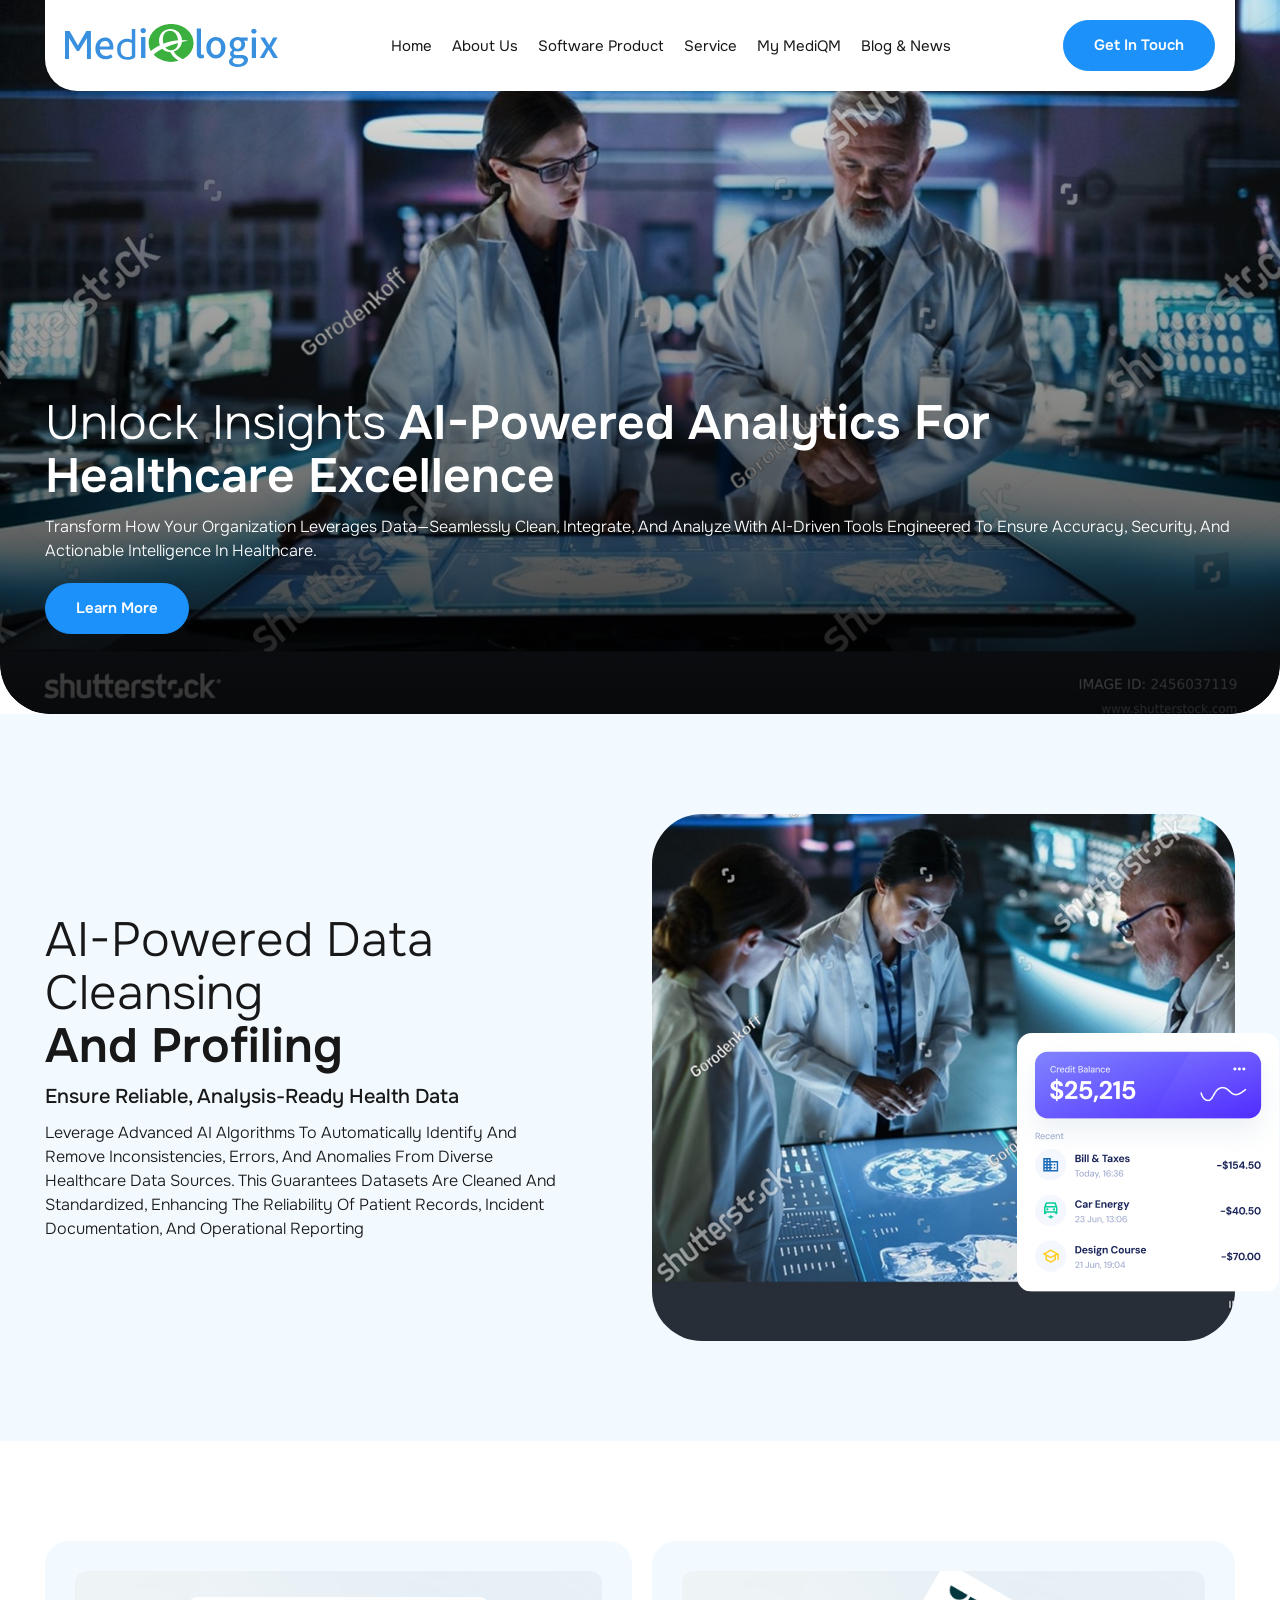
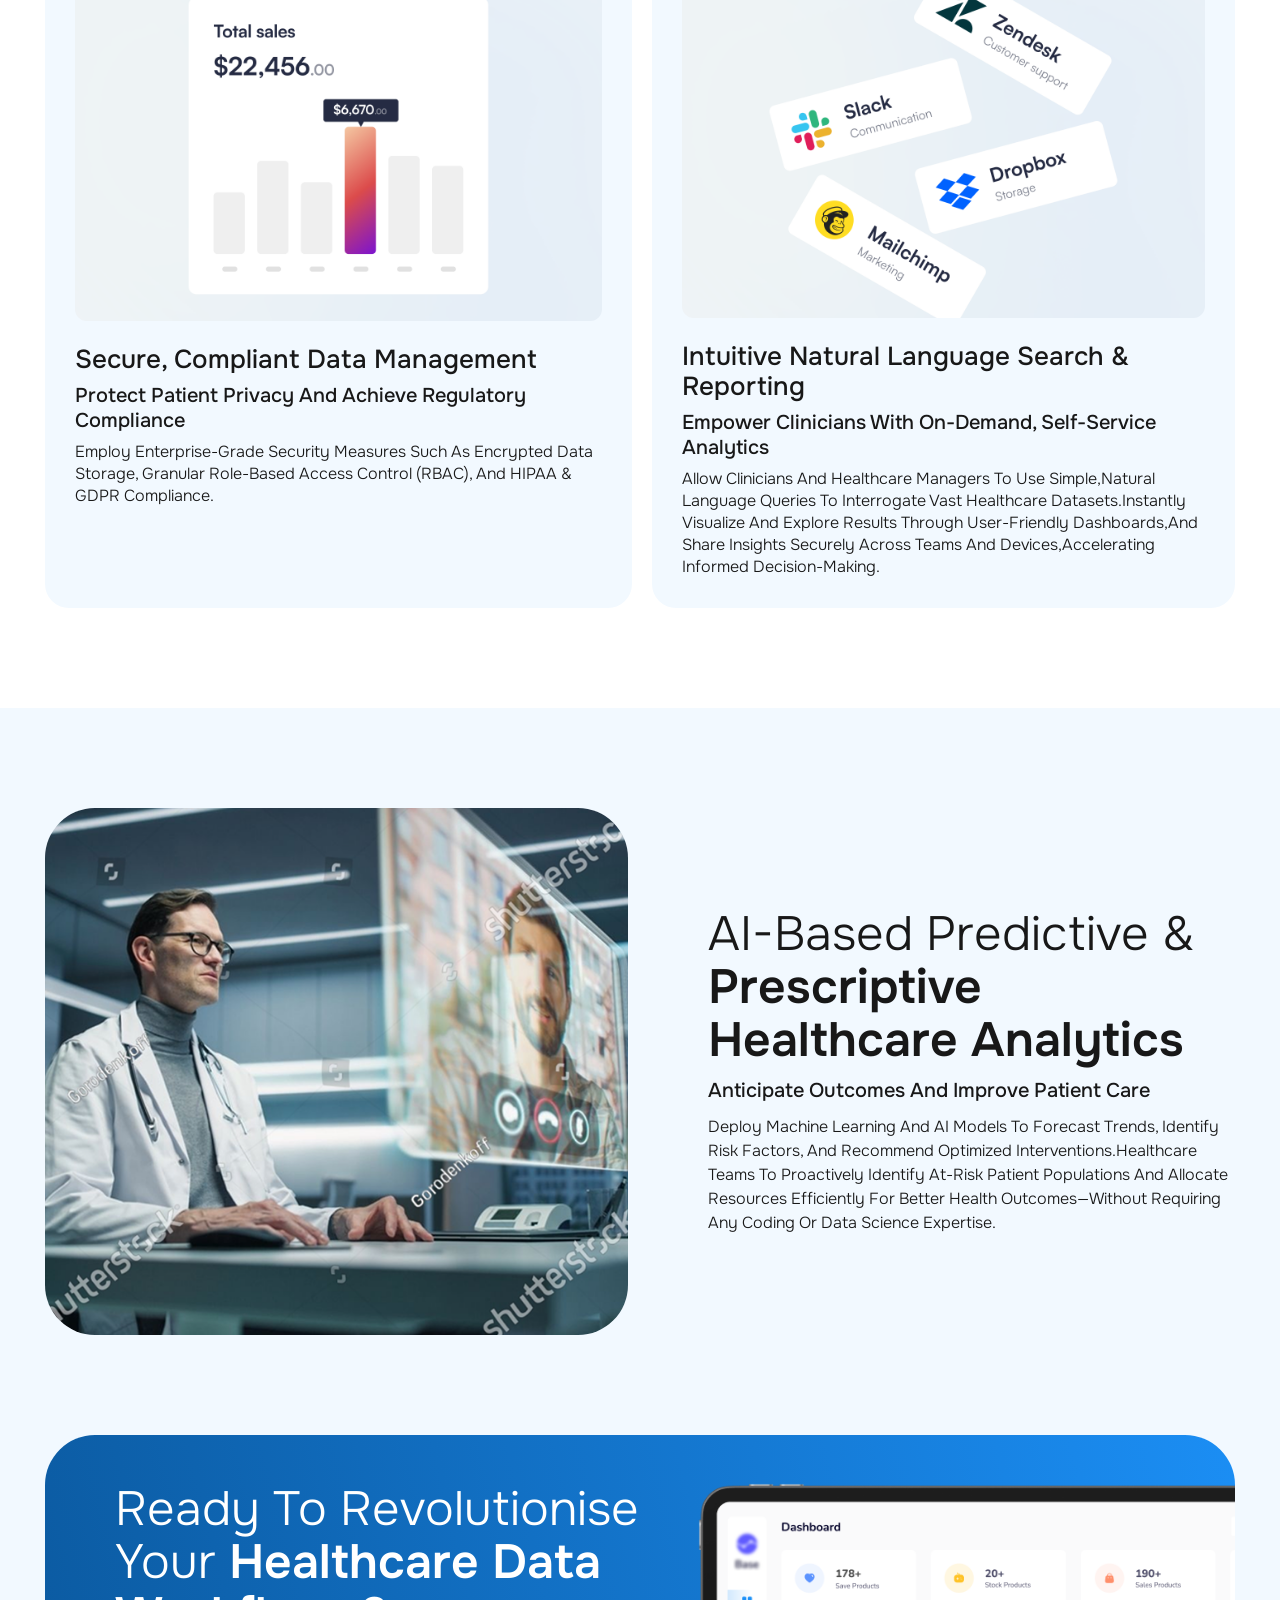
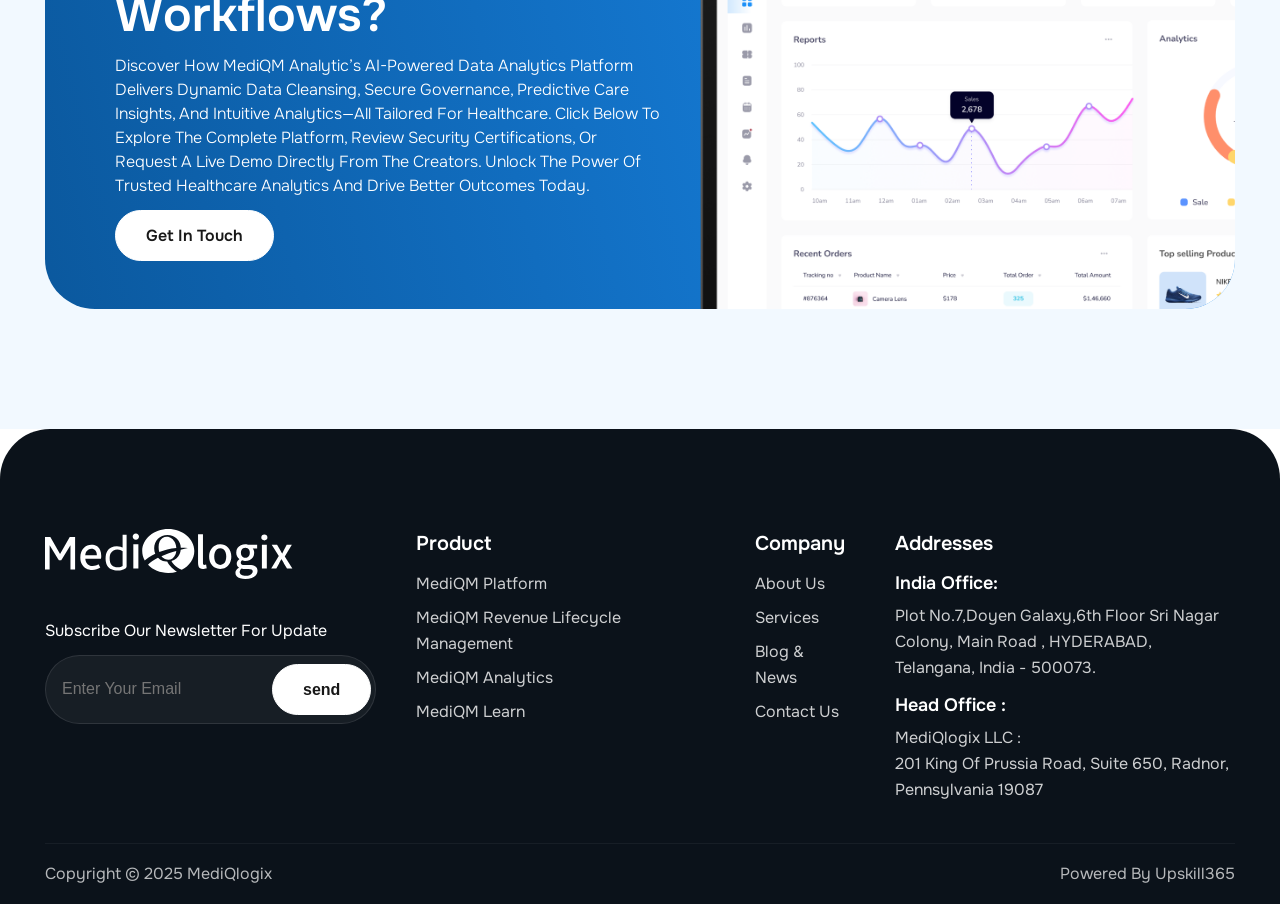
<file: MediQM Analytics.html>
<!DOCTYPE html>
<html lang="en">

<head>
    <meta charset="UTF-8">
    <meta name="viewport" content="width=device-width, initial-scale=1.0">
    <title>MediQM Analytics</title>
    <link rel="stylesheet" href="https://cdn.jsdelivr.net/npm/swiper@11/swiper-bundle.min.css" />
    <link rel="stylesheet" href="style.css">
    <link rel="stylesheet" href="./css/media.css">
</head>

<body>
    <header class="header-section ">
        <div class="container">
            <div class="header-main bg-color-white">
                <div class="header-logo">
                    <a href="./index.html"><img src="./images/header-logo.svg" alt="header-logo">
                    </a>
                </div>
                <div class="navbar-right">
                    <div class="navbar-menu">
                        <ul class="navbar-links gap-thirty">
                            <li class="links"><a href="./index.html">Home</a></li>
                            <li class="links"><a href="./abouts-us.html">About us</a></li>
                            <li class="links"><a href="./support.html">Software Product</a></li>
                            <li class="links"><a href="./our-service.html">Service</a></li>
                            <li class="links"><a href="./career.html">My MediQM</a></li>
                            <li class="links"><a href="./blog & news.html">Blog & News</a></li>

                        </ul>
                    </div>
                    <div class="header-btn">
                        <a href="./contact us.html" class="btn">Get In Touch</a>
                    </div>
                </div>
                <div class="mobileicon">
                    <span></span>
                    <span></span>
                    <span></span>
                </div>
            </div>
        </div>
    </header>
    <section class="hero-banner-section">
        <div class="container">
            <div class="hero-banner-main">
                <div class="hero-banner-img">
                    <img src="./images/hero-banner-img-4.png" alt="">
                </div>
                <div class=" hero-banner-bottom flex-col gap-thirty">
                    <div class="heading-top flex-col gap-sixteen">
                        <h1 class="title-h1">
                            Unlock Insights <span>AI-Powered Analytics for Healthcare Excellence</span>
                        </h1>
                        <p>Transform how your organization leverages data—seamlessly clean, integrate, and analyze with
                            AI-driven tools engineered to ensure accuracy, security, and actionable intelligence in
                            healthcare.
                        </p>
                    </div>
                    <div class="hero-btn">
                        <a href="#" class="btn">Learn More</a>
                    </div>
                </div>
            </div>
        </div>
    </section>

    <!-- AI Power-Data -->
    <section class="ai-power-data-section padding-both-one-twenty bg-color-light-blue">
        <div class="container">
            <div class="patient-care-main row-reverse gap-ninety">
                <div class="patient-care-img">
                    <div class="ai-power-img-1">
                        <img src="./images/image.png" alt="">
                    </div>
                    <div class="ai-power-img-2">
                        <img src="./images/ai-power-small.png" alt="">
                    </div>
                </div>
                <div class="heading-top flex-col">
                    <h2 class="title-h1 flex-col">
                        AI-Powered Data Cleansing  <span> and Profiling</span>
                    </h2>
                    <h4 class="big-h4">Ensure Reliable, Analysis-Ready Health Data</h4>
                    <p>Leverage advanced AI algorithms to automatically identify and remove inconsistencies, errors, and
                        anomalies from diverse healthcare data sources. This guarantees datasets are cleaned and
                        standardized, enhancing the reliability of patient records, incident documentation, and
                        operational reporting</p>
                </div>
            </div>
        </div>
    </section>

    <!-- Secure & Reporting -->
    <section class="secure-reporting padding-both-one-twenty bg-color-white">
        <div class="container">
            <div class="secure-reporting-main gap-thirty">
                <div class="secure-reporting-contain bg-color-light-blue flex-col">
                    <div class="secure-reporting-img">
                        <img src="./images/ai-secure.png" alt="" class="padding-img">
                    </div>
                    <div class="secure-details flex-col">
                        <h3 class="title-h3">
                            Secure, Compliant Data Management
                        </h3>
                        <h4 class="big-h4">
                            Protect Patient Privacy and Achieve Regulatory Compliance
                        </h4>
                        <p class="small-p">Employ enterprise-grade security measures such as encrypted data storage,
                            granular role-based
                            access control (RBAC), and HIPAA & GDPR compliance. </p>
                    </div>
                </div>
                <div class="secure-reporting-contain bg-color-light-blue flex-col">
                    <div class="secure-reporting-img">
                        <img src="./images/ai-naturel.png" alt="" class="padding-img">
                    </div>
                    <div class="secure-details flex-col">
                        <h3 class="title-h3">
                            Intuitive Natural Language Search & Reporting
                        </h3>
                        <h4 class="big-h4">
                            Empower Clinicians with On-Demand, Self-Service Analytics
                        </h4>
                        <p class="small-p">Allow clinicians and healthcare managers to use simple,natural language
                            queries to interrogate vast healthcare datasets.Instantly visualize and explore results through
                            user-friendly dashboards,And share insights securely across teams and devices,accelerating
                            informed decision-making.</p>
                    </div>
                </div>
            </div>
        </div>
    </section>


    <section class="patient-care-section padding-both-one-twenty bg-color-light-blue">
        <div class="container">
            <div class="patient-care-main gap-ninety">
                <div class="patient-care-img">
                    <img src="./images/ai-base.png" alt="">
                </div>
                <div class="heading-top flex-col">
                    <h2 class="title-h1 flex-col">
                        AI-Based Predictive & <span>Prescriptive Healthcare Analytics</span>
                    </h2>
                    <h4 class="big-h4">
                        Anticipate Outcomes and Improve Patient Care
                    </h4>
                    <p>Deploy machine learning and AI models to forecast trends, identify risk factors, and
                        recommend optimized interventions.healthcare teams to proactively identify at-risk
                        patient populations and allocate resources efficiently for better health outcomes—without
                        requiring any coding or data science expertise.</p>
                </div>
            </div>
        </div>
    </section>


    <section class="learn-more-section bg-color-light-blue padding-bottom-one-twenty">
        <div class="max-container">
            <div class="learn-more-main ">
                <div class="learn-more-details flex-col gap-sixteen">
                    <h2 class="title-h1">
                        Ready to revolutionise your <span> healthcare data workflows?</span>
                    </h2>
                    <p>Discover how MediQM Analytic’s AI-powered data analytics platform delivers dynamic data
                        cleansing, secure governance, predictive care insights, and intuitive analytics—all tailored for
                        healthcare. Click below to explore the complete platform, review security certifications, or
                        request a live demo directly from the creators. Unlock the power of trusted healthcare analytics
                        and drive better outcomes today.</p>
                    <div class="data-analytics-btn">
                        <a href="#" class="btn white-btn"> Get In Touch</a>
                    </div>
                </div>
                <div class="learn-more-img">
                    <img src="./images/ipad-img.png" alt="">
                </div>
            </div>
        </div>
    </section>

    <footer class="footer-section bg-color-dark-blue padding-top-one-twenty">
        <div class="container">
            <div class="footer-main flex-col">
                <div class="footer-top gap-sixty">
                    <div class="footer-left flex-col">
                        <div class="footer-logo">
                            <img src="./images/Union.svg" alt="">
                        </div>
                        <div class="form-section flex-col gap-sixteen">
                            <p>
                                Subscribe our newsletter for update
                            </p>
                            <form class="heading-top">
                                <input type="email" placeholder="Enter Your Email">
                                <button class="btn white-btn">send</button>
                            </form>
                        </div>
                    </div>
                    <div class="footer-right">
                        <div class="footer-details flex-col gap-sixteen">
                            <h4 class="title-h4">Product</h4>
                            <ul class="footer-links flex-col">
                                <li><a href="./MediQM Platform.html">MediQM Platform</a></li>
                                <li><a href="./mediqm-revenue.html">MediQM Revenue Lifecycle Management</a></li>
                                <li><a href="./MediQM Analytics.html">MediQM Analytics</a></li>
                                <li><a href="./corporate.html">MediQM Learn</a></li>
                            </ul>
                        </div>
                        <div class="footer-details flex-col gap-sixteen">
                            <h4 class="title-h4">Company</h4>
                            <ul class="footer-links flex-col">
                                <li><a href="./abouts-us.html">About Us</a></li>
                                <li><a href="./our-service.html">Services</a></li>
                                <li><a href="./blog & news.html">Blog & News</a></li>
                                <li><a href="./contact us.html">Contact Us</a></li>
                            </ul>
                        </div>
                        <div class="footer-details flex-col gap-sixteen">
                            <h4 class="title-h4">Addresses</h4>
                            <div class="address-details flex-col">
                                <h4 class="small-h4">India Office:</h4>
                                <p class="small-p"> Plot No.7,Doyen Galaxy,6th Floor Sri Nagar Colony, Main Road ,
                                    HYDERABAD,
                                    Telangana, India - 500073.</p>
                            </div>
                            <div class="address-details flex-col">
                                <h4 class="small-h4">Head Office :</h4>
                                <p class="small-p">MediQlogix LLC : <br>
                                    201 King of Prussia Road, Suite 650, Radnor, Pennsylvania 19087</p>
                            </div>
                        </div>
                    </div>
                </div>
                <div class="copyright-section">
                    <p>Copyright © 2025 MediQlogix</p>
                    <p>Powered by Upskill365</p>
                </div>
            </div>
        </div>
    </footer>


    <script src="https://code.jquery.com/jquery-3.7.1.min.js"></script>
    <script src="https://cdn.jsdelivr.net/npm/swiper@11/swiper-bundle.min.js"></script>
    <script src="./js/custom.js"></script>
</body>

</html>
</file>
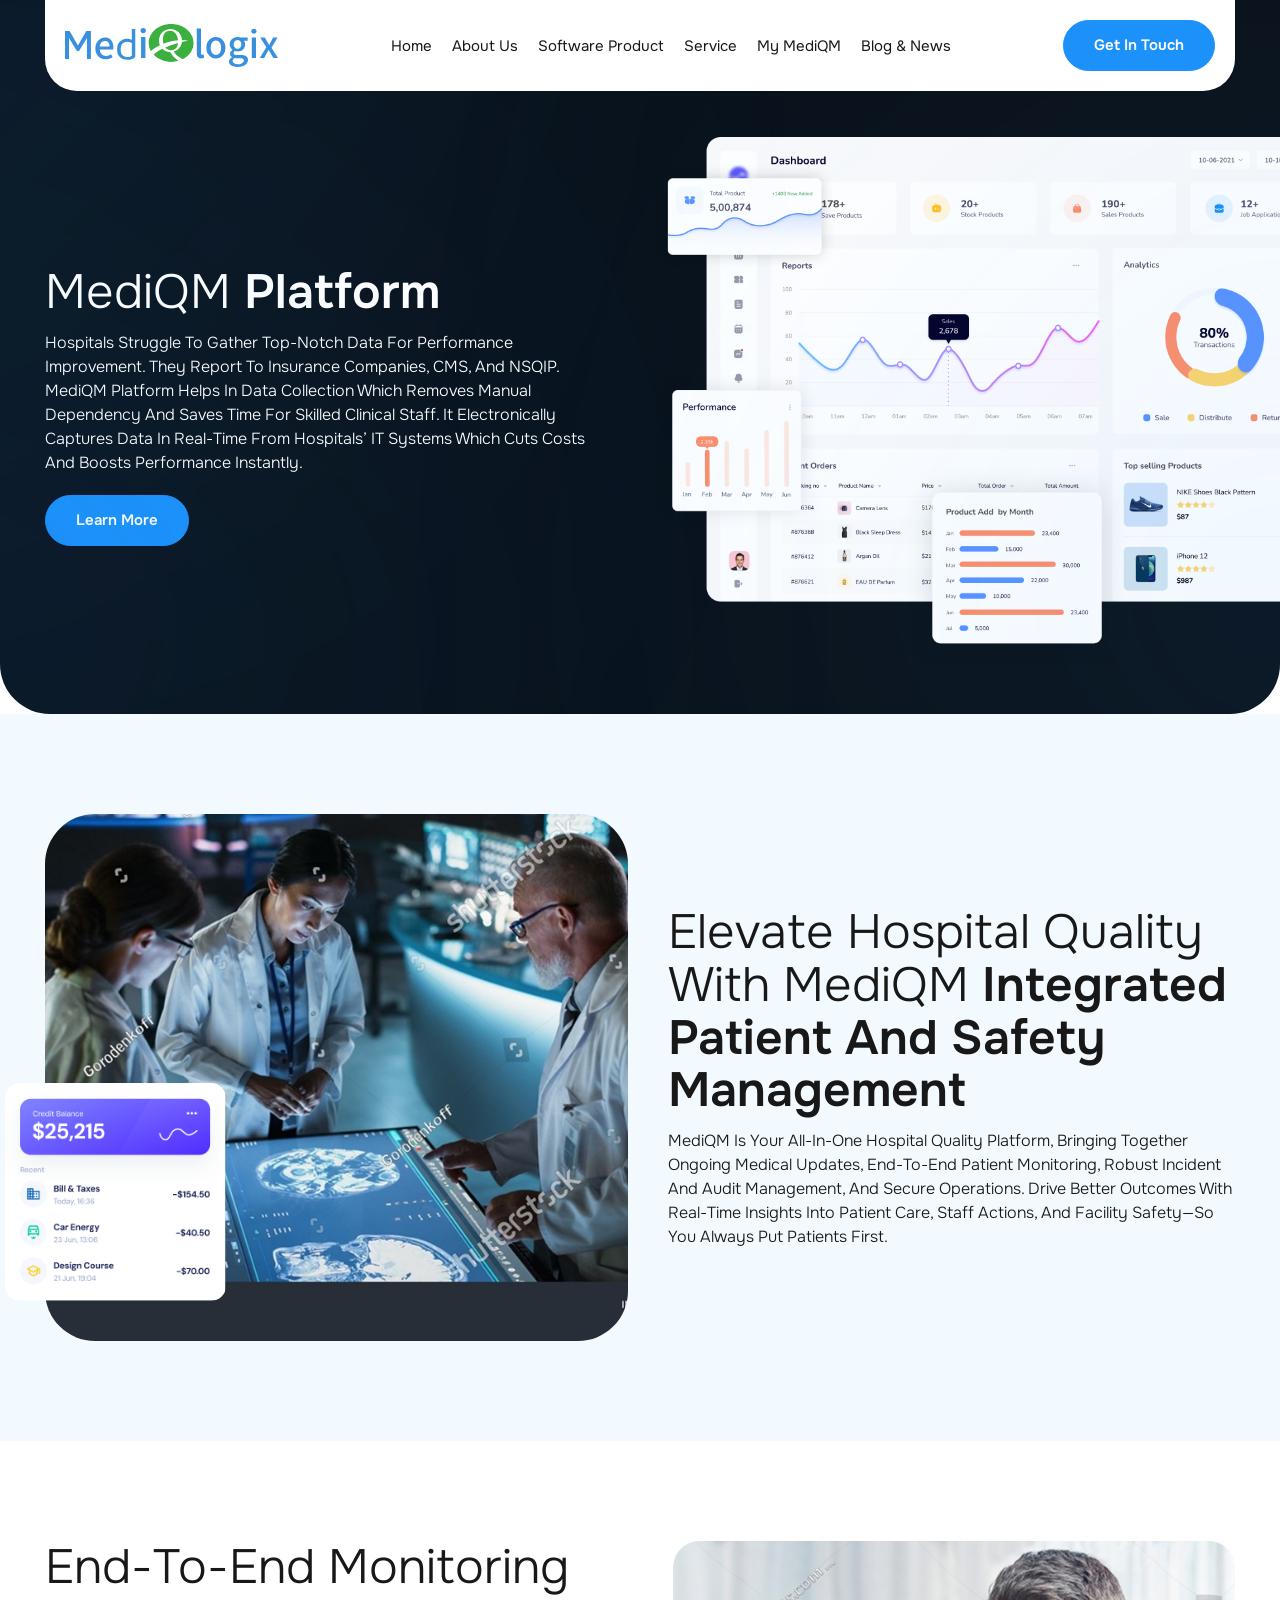
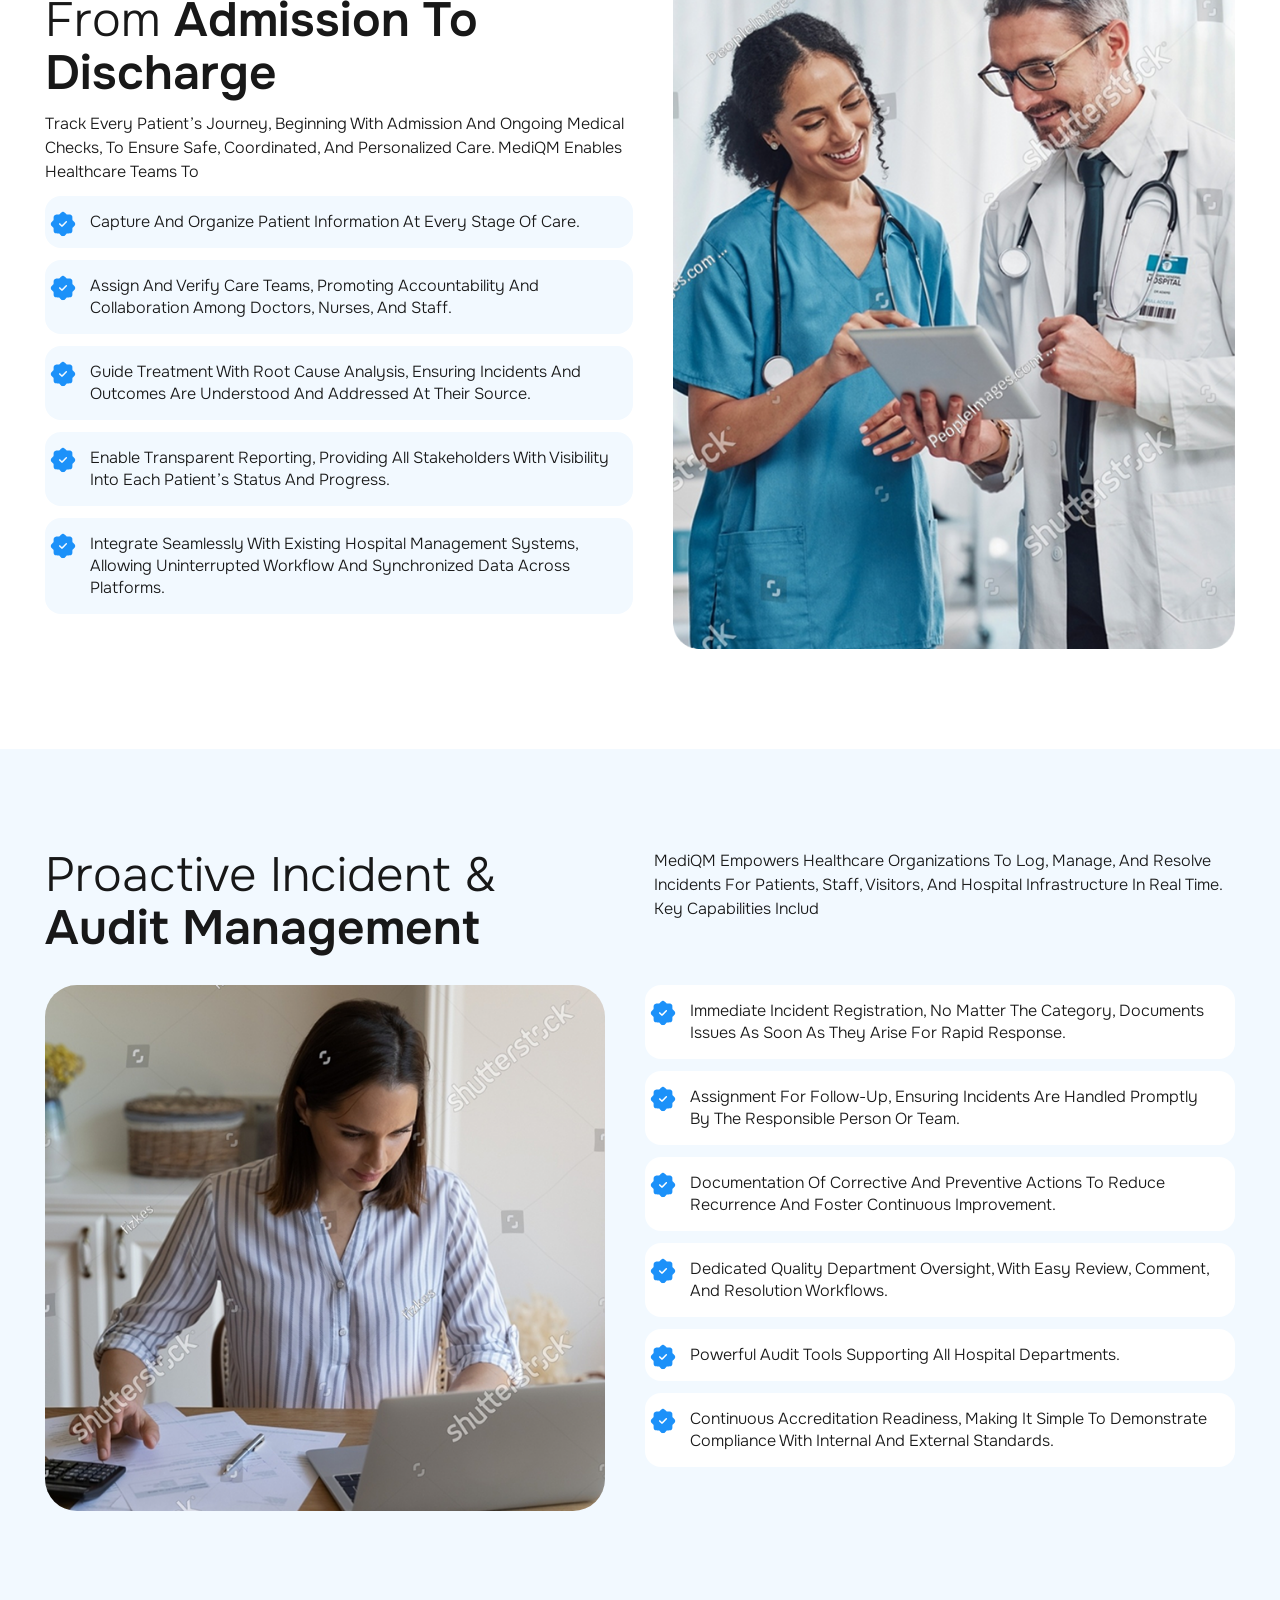
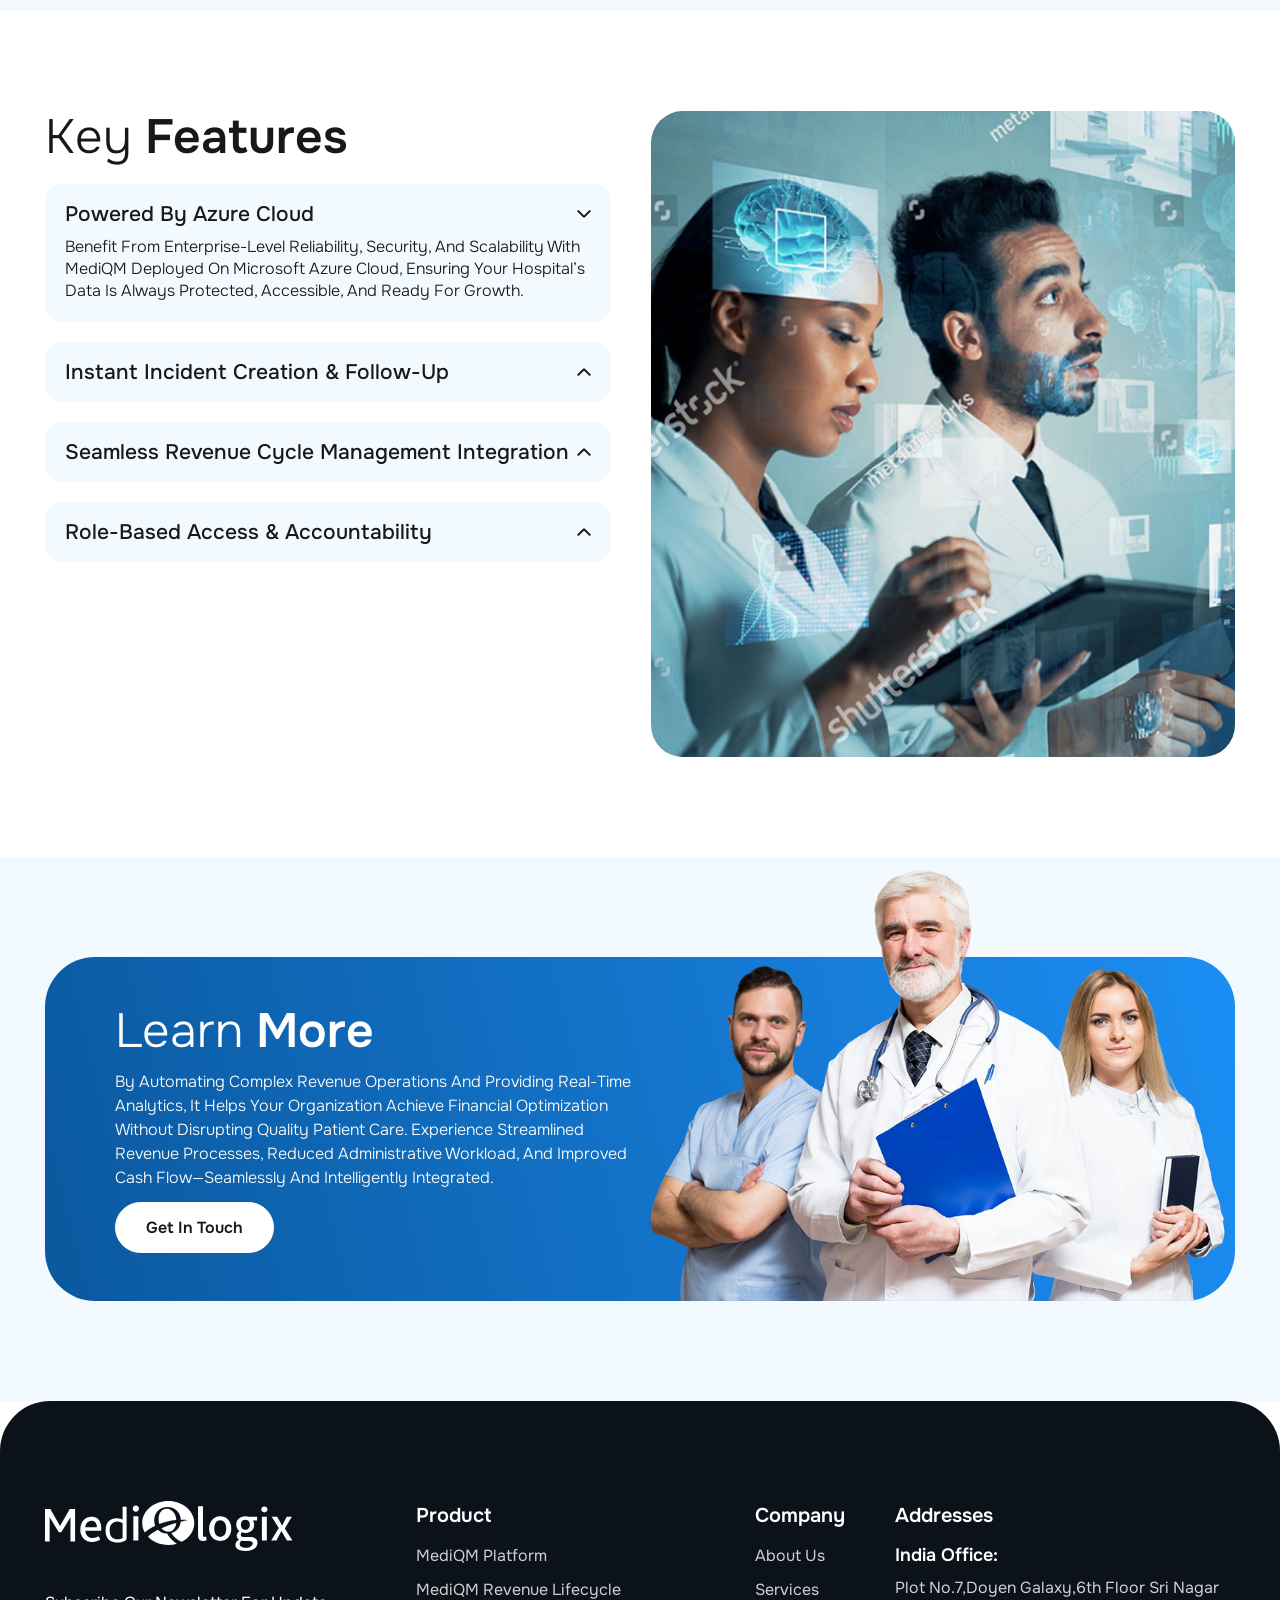
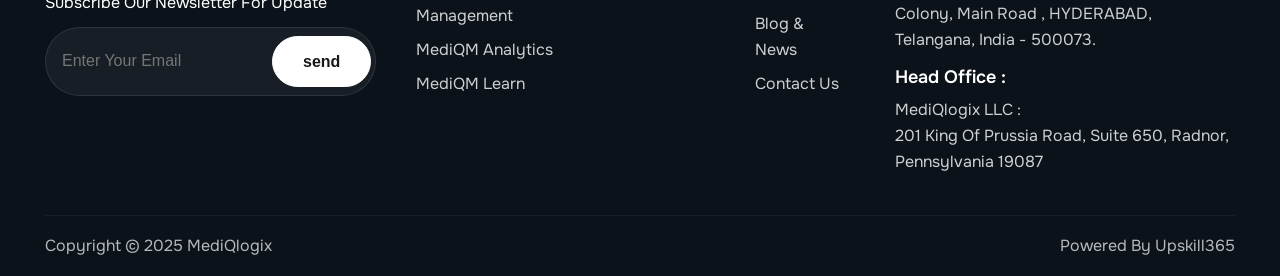
<file: MediQM Platform.html>
<!DOCTYPE html>
<html lang="en">

<head>
    <meta charset="UTF-8">
    <meta name="viewport" content="width=device-width, initial-scale=1.0">
    <title>MediQM Platform</title>
    <link rel="stylesheet" href="https://cdn.jsdelivr.net/npm/swiper@11/swiper-bundle.min.css" />
    <link rel="stylesheet" href="style.css">
    <link rel="stylesheet" href="./css/media.css">
</head>

<body>
    <header class="header-section ">
        <div class="container">
            <div class="header-main bg-color-white">
                <div class="header-logo">
                    <a href="./index.html"><img src="./images/header-logo.svg" alt="header-logo">
                    </a>
                </div>
                <div class="navbar-right">
                    <div class="navbar-menu">
                        <ul class="navbar-links gap-thirty">
                            <li class="links"><a href="./index.html">Home</a></li>
                            <li class="links"><a href="./abouts-us.html">About us</a></li>
                            <li class="links"><a href="./support.html">Software Product</a></li>
                            <li class="links"><a href="./our-service.html">Service</a></li>
                            <li class="links"><a href="./career.html">My MediQM</a></li>
                            <li class="links"><a href="./blog & news.html">Blog & News</a></li>

                        </ul>
                    </div>
                    <div class="header-btn">
                        <a href="./contact us.html" class="btn">Get In Touch</a>
                    </div>
                </div>
                <div class="mobileicon">
                    <span></span>
                    <span></span>
                    <span></span>
                </div>
            </div>
        </div>
    </header>

    <section class="hero-banner-section hero-platform bg-color-dark-blue">
        <div class="container">
            <div class="hero-banner-platform-main">
                <div class=" hero-banner-bottom flex-col gap-thirty">
                    <div class="heading-top flex-col gap-sixteen">
                        <h1 class="title-h1">
                            MediQM <span> Platform</span>
                        </h1>
                        <p>Hospitals struggle to gather top-notch data for performance improvement. They report to
                            insurance companies, CMS, and NSQIP. MediQM platform helps in data collection which removes
                            manual dependency and saves time for skilled clinical staff. It electronically captures data
                            in real-time from hospitals’ IT systems which cuts costs and boosts performance instantly.
                        </p>
                    </div>
                    <div class="hero-btn">
                        <a href="#" class="btn">Learn More</a>
                    </div>
                </div>
                <div class="hero-banner-platform-img">
                    <img src="./images/platform_banner.png" alt="">
                </div>
            </div>
        </div>
    </section>

    <!-- AI Power-Data -->
    <section class="ai-power-data-section padding-both-one-twenty bg-color-light-blue">
        <div class="container">
            <div class="patient-care-main gap-eighty">
                <div class="patient-care-img ">
                    <div class="ai-power-img-1">
                        <img src="./images/image.png" alt="">
                    </div>
                    <div class="ai-power-img-3 ">
                        <img src="./images/ai-power-small.png" alt="">
                    </div>
                </div>
                <div class="heading-top flex-col">
                    <h2 class="title-h1">Elevate Hospital Quality with MediQM <span>Integrated Patient and Safety
                            Management</span></h2>
                    <p>MediQM is your all-in-one hospital quality platform, bringing together ongoing
                        medical updates, end-to-end patient monitoring, robust incident and audit management, and secure
                        operations. Drive better outcomes with real-time insights into patient care, staff actions, and
                        facility safety—so you always put patients first.</p>
                </div>
            </div>
        </div>
    </section>

    <section class="admission-discharge padding-both-one-twenty bg-color-white">
        <div class="container">
            <div class="admission-discharge-main gap-sixty">
                <div class="admission-discharge-left flex-col gap-sixteen">
                    <div class="heading-top flex-col">
                        <h2 class="title-h1">
                            End-to-End Monitoring from <span> Admission to Discharge</span>
                        </h2>
                        <p>Track every patient’s journey, beginning with admission and ongoing medical checks, to ensure
                            safe, coordinated, and personalized care. MediQM enables healthcare teams to</p>
                    </div>
                    <div class="admission-discharge-left-bottom flex-col">
                        <div class="admission-list">
                            <p class="small-p">
                                Capture and organize patient information at every stage of care.
                            </p>
                        </div>
                        <div class="admission-list">
                            <p class="small-p">
                                Assign and verify care teams, promoting accountability and collaboration among doctors,
                                nurses, and staff.
                            </p>
                        </div>
                        <div class="admission-list">
                            <p class="small-p">
                                Guide treatment with root cause analysis, ensuring incidents and outcomes are understood
                                and addressed at their source.
                            </p>
                        </div>
                        <div class="admission-list">
                            <p class="small-p">
                                Enable transparent reporting, providing all stakeholders with visibility into each
                                patient’s status and progress.
                            </p>
                        </div>
                        <div class="admission-list">
                            <p class="small-p">
                                Integrate seamlessly with existing hospital management systems, allowing uninterrupted
                                workflow and synchronized data across platforms.
                            </p>
                        </div>
                    </div>
                </div>
                <div class="admission-discharge-right">
                    <img src="./images/Frame 1597883222.png" alt="">
                </div>
            </div>
        </div>
    </section>


    <section class="audit-managment-section padding-both-one-twenty bg-color-light-blue">
        <div class="container">
            <div class="audit-managment-main flex-col ">
                <div class="heading-top">
                    <h2 class="title-h1">
                        Proactive Incident & <span>Audit Management
                        </span>
                    </h2>
                    <p>MediQM empowers healthcare organizations to log, manage, and resolve incidents for patients,
                        staff, visitors, and hospital infrastructure in real time. Key capabilities includ</p>
                </div>
                <div class="audit-managment-bottom gap-sixty">
                    <div class="audit-managment-img">
                        <img src="./images/Frame 1261154328.png" alt="">
                    </div>
                    <div class="admission-discharge-left-bottom flex-col">
                        <div class="admission-list">
                            <p class="small-p">
                                Immediate incident registration, no matter the category, documents issues as soon as
                                they arise for rapid response. </p>
                        </div>
                        <div class="admission-list">
                            <p class="small-p">
                                Assignment for follow-up, ensuring incidents are handled promptly by the responsible
                                person or team.
                            </p>
                        </div>
                        <div class="admission-list">
                            <p class="small-p">
                                Documentation of corrective and preventive actions to reduce recurrence and foster
                                continuous improvement.
                            </p>
                        </div>
                        <div class="admission-list">
                            <p class="small-p">
                                Dedicated quality department oversight, with easy review, comment, and resolution
                                workflows.
                            </p>
                        </div>
                        <div class="admission-list">
                            <p class="small-p">
                                Powerful audit tools supporting all hospital departments.
                            </p>
                        </div>
                        <div class="admission-list">
                            <p class="small-p">
                                Continuous accreditation readiness, making it simple to demonstrate compliance with
                                internal and external standards. </p>
                        </div>
                    </div>
                </div>
            </div>
        </div>
    </section>


    <section class="key-features-section padding-both-one-twenty bg-color-white">
        <div class="container">
            <div class="key-features-main gap-eighty">
                <div class="features-left flex-col">
                    <h2 class="title-h1">
                        Key <span>Features</span>
                    </h2>
                    <div class="mediqm-revenue-accodion flex-col">
                        <div class="mediqm-details bg-color-light-blue flex-col gap-sixteen active">
                            <h3 class="small-h3">Powered by Azure Cloud <svg width="14" height="8" viewBox="0 0 14 8"
                                    fill="none" xmlns="http://www.w3.org/2000/svg">
                                    <path
                                        d="M6.99481 0.319139C6.84419 0.319139 6.70398 0.343202 6.57419 0.391327C6.4444 0.439452 6.32096 0.521952 6.20388 0.638826L0.586065 6.25664C0.413148 6.42976 0.324606 6.64737 0.32044 6.90945C0.316481 7.17133 0.405023 7.39289 0.586065 7.57414C0.767315 7.75518 0.986898 7.8457 1.24481 7.8457C1.50273 7.8457 1.72231 7.75518 1.90356 7.57414L6.99481 2.48258L12.0861 7.57414C12.2592 7.74706 12.4768 7.8356 12.7389 7.83977C13.0008 7.84372 13.2223 7.75518 13.4036 7.57414C13.5846 7.39289 13.6751 7.17331 13.6751 6.91539C13.6751 6.65747 13.5846 6.43789 13.4036 6.25664L7.78575 0.638826C7.66867 0.521952 7.54523 0.439452 7.41544 0.391327C7.28565 0.343202 7.14544 0.319139 6.99481 0.319139Z"
                                        fill="#0A0B11" />
                                </svg>
                            </h3>
                            <p class="small-p">Benefit from enterprise-level reliability, security, and scalability with MediQM deployed
                                on Microsoft Azure Cloud, ensuring your hospital’s data is always protected, accessible,
                                and ready for growth.</p>
                        </div>

                        <div class="mediqm-details bg-color-light-blue flex-col gap-sixteen">
                            <h3 class="small-h3">Instant Incident Creation & Follow-Up <svg width="14" height="8"
                                    viewBox="0 0 14 8" fill="none" xmlns="http://www.w3.org/2000/svg">
                                    <path
                                        d="M6.99481 0.319139C6.84419 0.319139 6.70398 0.343202 6.57419 0.391327C6.4444 0.439452 6.32096 0.521952 6.20388 0.638826L0.586065 6.25664C0.413148 6.42976 0.324606 6.64737 0.32044 6.90945C0.316481 7.17133 0.405023 7.39289 0.586065 7.57414C0.767315 7.75518 0.986898 7.8457 1.24481 7.8457C1.50273 7.8457 1.72231 7.75518 1.90356 7.57414L6.99481 2.48258L12.0861 7.57414C12.2592 7.74706 12.4768 7.8356 12.7389 7.83977C13.0008 7.84372 13.2223 7.75518 13.4036 7.57414C13.5846 7.39289 13.6751 7.17331 13.6751 6.91539C13.6751 6.65747 13.5846 6.43789 13.4036 6.25664L7.78575 0.638826C7.66867 0.521952 7.54523 0.439452 7.41544 0.391327C7.28565 0.343202 7.14544 0.319139 6.99481 0.319139Z"
                                        fill="#0A0B11" />
                                </svg></h3>
                            <p class="small-p">Benefit from enterprise-level reliability, security, and scalability with MediQM deployed
                                on Microsoft Azure Cloud, ensuring your hospital’s data is always protected, accessible,
                                and ready for growth.</p>
                        </div>

                        <div class="mediqm-details bg-color-light-blue flex-col gap-sixteen">
                            <h3 class="small-h3">Seamless Revenue Cycle Management Integration <svg width="14"
                                    height="8" viewBox="0 0 14 8" fill="none" xmlns="http://www.w3.org/2000/svg">
                                    <path
                                        d="M6.99481 0.319139C6.84419 0.319139 6.70398 0.343202 6.57419 0.391327C6.4444 0.439452 6.32096 0.521952 6.20388 0.638826L0.586065 6.25664C0.413148 6.42976 0.324606 6.64737 0.32044 6.90945C0.316481 7.17133 0.405023 7.39289 0.586065 7.57414C0.767315 7.75518 0.986898 7.8457 1.24481 7.8457C1.50273 7.8457 1.72231 7.75518 1.90356 7.57414L6.99481 2.48258L12.0861 7.57414C12.2592 7.74706 12.4768 7.8356 12.7389 7.83977C13.0008 7.84372 13.2223 7.75518 13.4036 7.57414C13.5846 7.39289 13.6751 7.17331 13.6751 6.91539C13.6751 6.65747 13.5846 6.43789 13.4036 6.25664L7.78575 0.638826C7.66867 0.521952 7.54523 0.439452 7.41544 0.391327C7.28565 0.343202 7.14544 0.319139 6.99481 0.319139Z"
                                        fill="#0A0B11" />
                                </svg></h3>
                            <p class="small-p">Benefit from enterprise-level reliability, security, and scalability with MediQM deployed
                                on Microsoft Azure Cloud, ensuring your hospital’s data is always protected, accessible,
                                and ready for growth.</p>
                        </div>

                        <div class="mediqm-details bg-color-light-blue flex-col gap-sixteen">
                            <h3 class="small-h3">Role-Based Access & Accountability <svg width="14" height="8"
                                    viewBox="0 0 14 8" fill="none" xmlns="http://www.w3.org/2000/svg">
                                    <path
                                        d="M6.99481 0.319139C6.84419 0.319139 6.70398 0.343202 6.57419 0.391327C6.4444 0.439452 6.32096 0.521952 6.20388 0.638826L0.586065 6.25664C0.413148 6.42976 0.324606 6.64737 0.32044 6.90945C0.316481 7.17133 0.405023 7.39289 0.586065 7.57414C0.767315 7.75518 0.986898 7.8457 1.24481 7.8457C1.50273 7.8457 1.72231 7.75518 1.90356 7.57414L6.99481 2.48258L12.0861 7.57414C12.2592 7.74706 12.4768 7.8356 12.7389 7.83977C13.0008 7.84372 13.2223 7.75518 13.4036 7.57414C13.5846 7.39289 13.6751 7.17331 13.6751 6.91539C13.6751 6.65747 13.5846 6.43789 13.4036 6.25664L7.78575 0.638826C7.66867 0.521952 7.54523 0.439452 7.41544 0.391327C7.28565 0.343202 7.14544 0.319139 6.99481 0.319139Z"
                                        fill="#0A0B11" />
                                </svg></h3>
                            <p class="small-p">Benefit from enterprise-level reliability, security, and scalability with MediQM deployed
                                on Microsoft Azure Cloud, ensuring your hospital’s data is always protected, accessible,
                                and ready for growth.</p>
                        </div>
                    </div>
                </div>
                <div class="features-right">
                    <img src="./images/Frame 1261154328 (1).png" alt="" class="padding-img">
                </div>
                </duv>
            </div>
    </section>

    <section class="learn-more-section get-touch bg-color-light-blue padding-both-one-twenty">
        <div class="max-container">
            <div class="learn-more-main ">
                <div class="learn-more-details flex-col gap-sixteen">
                    <h2 class="title-h1">
                        Learn <span> More</span>
                    </h2>
                    <p>By automating complex revenue operations and providing real-time analytics, it helps your
                        organization achieve financial optimization without disrupting quality patient care. Experience
                        streamlined revenue processes, reduced administrative workload, and improved cash
                        flow—seamlessly and intelligently integrated.</p>
                    <div class="data-analytics-btn">
                        <a href="#" class="btn white-btn"> Get In Touch</a>
                    </div>
                </div>
                <div class="learn-more-img">
                    <img src="./images/woman-doctor-wearing-lab-coat-with-stethoscope-isolated 1.png" alt="">
                </div>
            </div>
        </div>
    </section>

    <footer class="footer-section bg-color-dark-blue padding-top-one-twenty">
        <div class="container">
            <div class="footer-main flex-col">
                <div class="footer-top gap-sixty">
                    <div class="footer-left flex-col">
                        <div class="footer-logo">
                            <img src="./images/Union.svg" alt="">
                        </div>
                        <div class="form-section flex-col gap-sixteen">
                            <p>
                                Subscribe our newsletter for update
                            </p>
                            <div class="heading-top">
                                <input type="email" placeholder="Enter Your Email">
                                <button class="btn white-btn">send</button>
                            </div>
                        </div>
                    </div>
                    <div class="footer-right">
                        <div class="footer-details flex-col gap-sixteen">
                            <h4 class="title-h4">Product</h4>
                            <ul class="footer-links flex-col">
                                <li><a href="./MediQM Platform.html">MediQM Platform</a></li>
                                <li><a href="./mediqm-revenue.html">MediQM Revenue Lifecycle Management</a></li>
                                <li><a href="./MediQM Analytics.html">MediQM Analytics</a></li>
                                <li><a href="./corporate.html">MediQM Learn</a></li>
                            </ul>
                        </div>
                        <div class="footer-details flex-col gap-sixteen">
                            <h4 class="title-h4">Company</h4>
                            <ul class="footer-links flex-col">
                                <li><a href="./abouts-us.html">About Us</a></li>
                                <li><a href="./our-service.html">Services</a></li>
                                <li><a href="./blog & news.html">Blog & News</a></li>
                                <li><a href="./contact us.html">Contact Us</a></li>
                            </ul>
                        </div>
                        <div class="footer-details flex-col gap-sixteen">
                            <h4 class="title-h4">Addresses</h4>
                            <div class="address-details flex-col">
                                <h4 class="small-h4">India Office:</h4>
                                <p class="small-p"> Plot No.7,Doyen Galaxy,6th Floor Sri Nagar Colony, Main Road ,
                                    HYDERABAD,
                                    Telangana, India - 500073.</p>
                            </div>
                            <div class="address-details flex-col">
                                <h4 class="small-h4">Head Office :</h4>
                                <p class="small-p">MediQlogix LLC : <br>
                                    201 King of Prussia Road, Suite 650, Radnor, Pennsylvania 19087</p>
                            </div>
                        </div>
                    </div>
                </div>
                <div class="copyright-section">
                    <p>Copyright © 2025 MediQlogix</p>
                    <p>Powered by Upskill365</p>
                </div>
            </div>
        </div>
    </footer>


    <script src="https://code.jquery.com/jquery-3.7.1.min.js"></script>
    <script src="https://cdn.jsdelivr.net/npm/swiper@11/swiper-bundle.min.js"></script>
    <script src="./js/custom.js"></script>
</body>

</html>
</file>
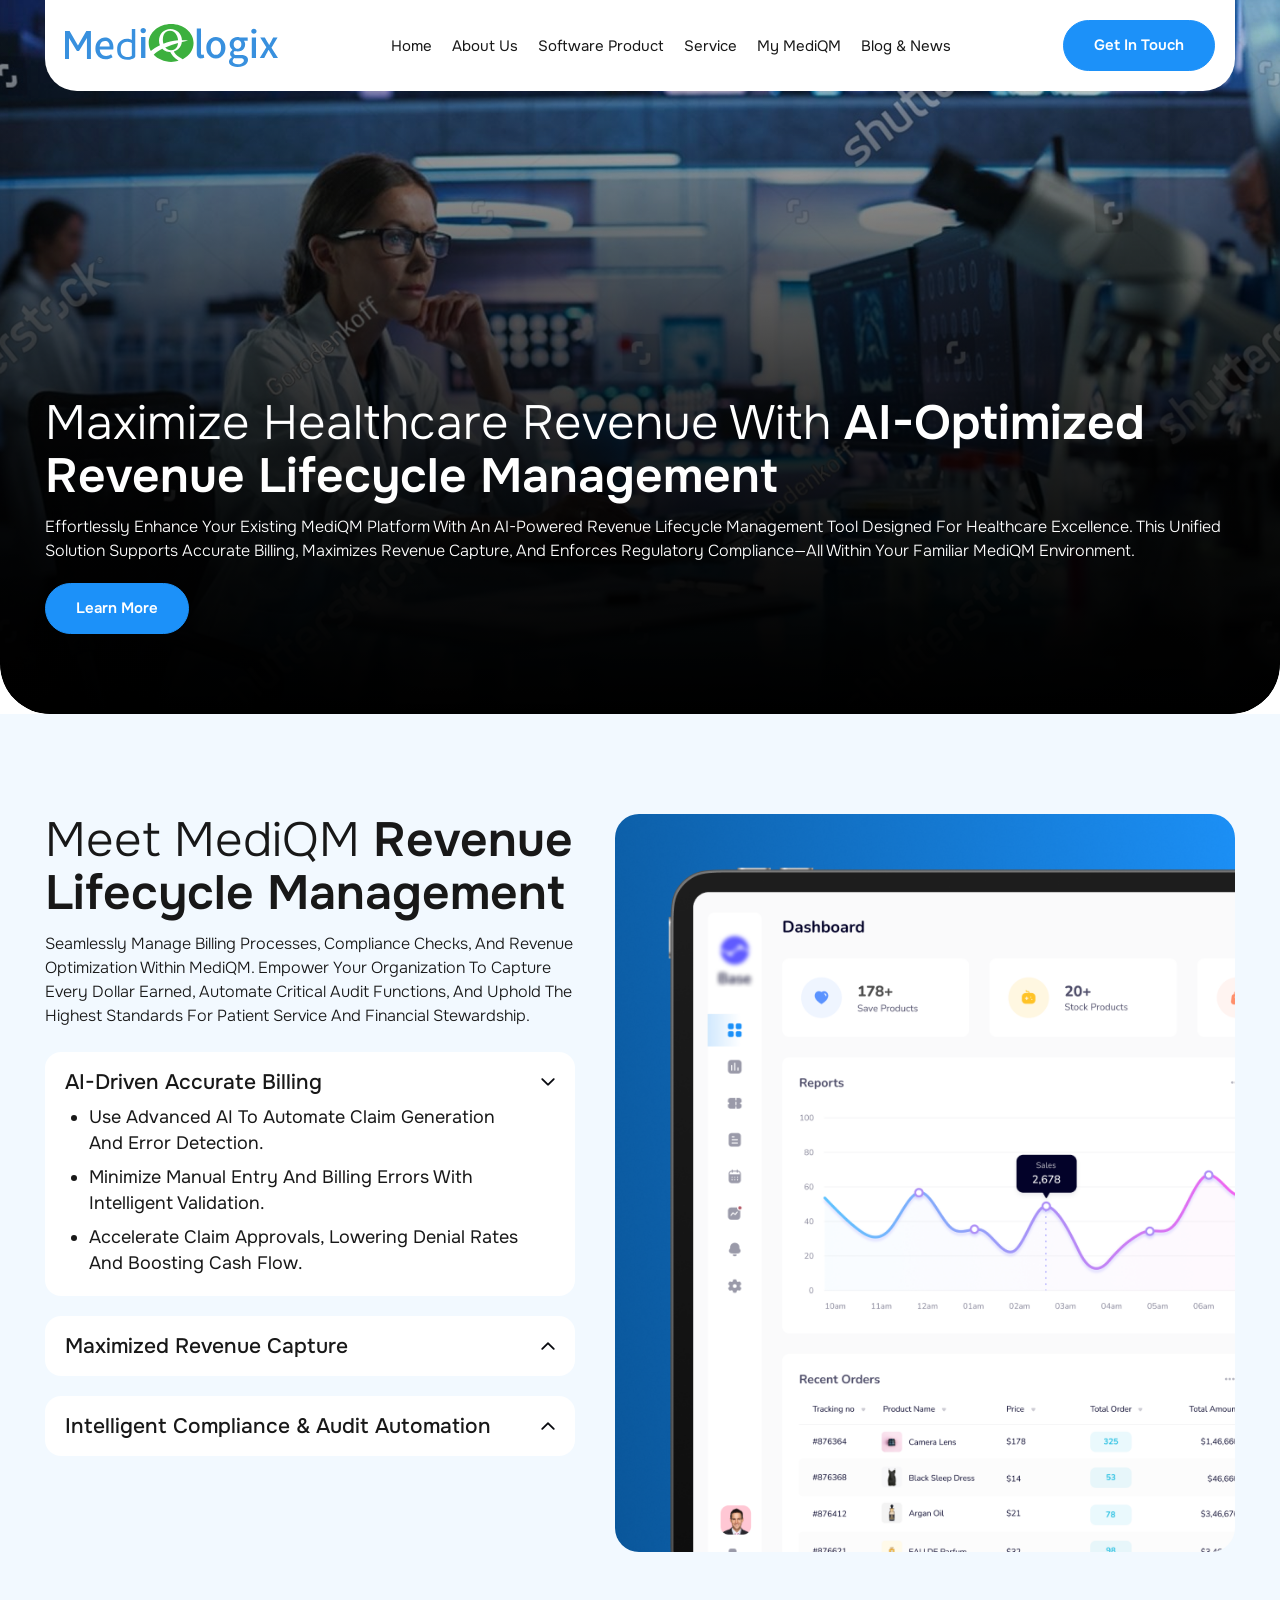
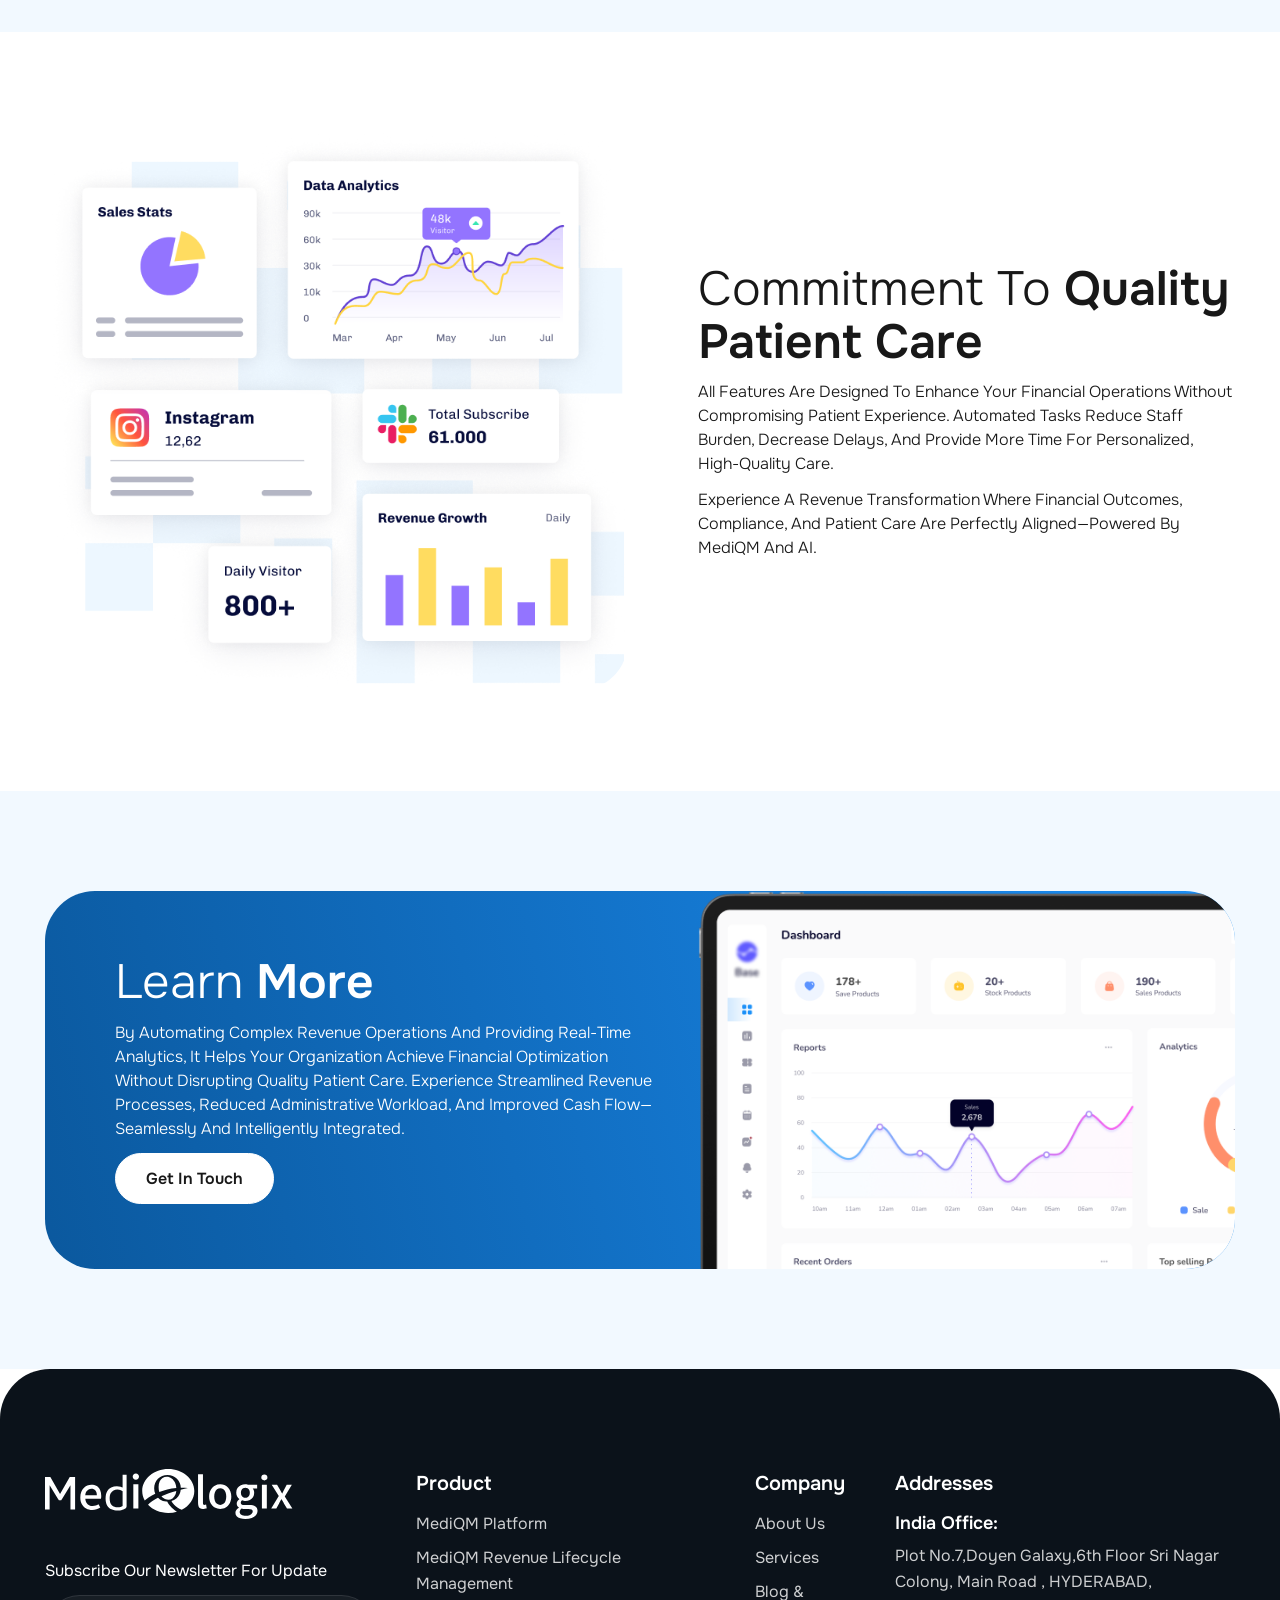
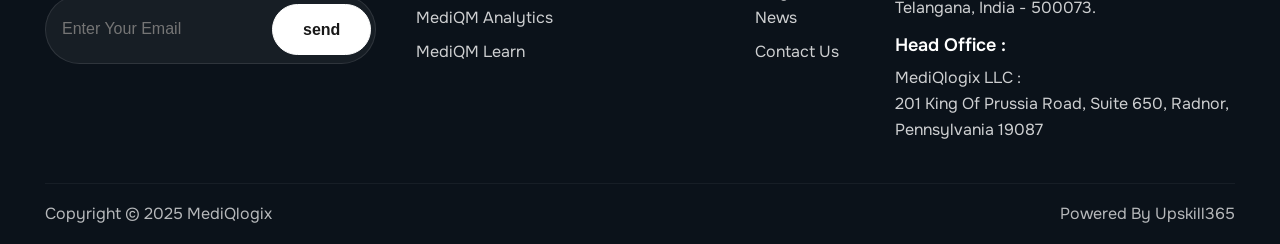
<file: mediqm-revenue.html>
<!DOCTYPE html>
<html lang="en">

<head>
    <meta charset="UTF-8">
    <meta name="viewport" content="width=device-width, initial-scale=1.0">
    <title>MediQM Revenue Lifecycle Management</title>
    <link rel="stylesheet" href="https://cdn.jsdelivr.net/npm/swiper@11/swiper-bundle.min.css" />
    <link rel="stylesheet" href="style.css">
    <link rel="stylesheet" href="./css/media.css">
</head>

<body>
    <header class="header-section ">
        <div class="container">
            <div class="header-main bg-color-white">
                <div class="header-logo">
                    <a href="./index.html"><img src="./images/header-logo.svg" alt="header-logo">
                    </a>
                </div>
                <div class="navbar-right">
                    <div class="navbar-menu">
                        <ul class="navbar-links gap-thirty">
                            <li class="links"><a href="./index.html">Home</a></li>
                            <li class="links"><a href="./abouts-us.html">About us</a></li>
                            <li class="links"><a href="./support.html">Software Product</a></li>
                            <li class="links"><a href="./our-service.html">Service</a></li>
                            <li class="links"><a href="./career.html">My MediQM</a></li>
                            <li class="links"><a href="./blog & news.html">Blog & News</a></li>

                        </ul>
                    </div>
                    <div class="header-btn">
                        <a href="./contact us.html" class="btn">Get In Touch</a>
                    </div>
                </div>
                <div class="mobileicon">
                    <span></span>
                    <span></span>
                    <span></span>
                </div>
            </div>
        </div>
    </header>
    <section class="hero-banner-section">
        <div class="container">
            <div class="hero-banner-main">
                <div class="hero-banner-img">
                    <img src="./images/Rectangle 2.png" alt="">
                </div>
                <div class=" hero-banner-bottom flex-col gap-thirty">
                    <div class="heading-top flex-col gap-sixteen">
                        <h1 class="title-h1">
                            Maximize Healthcare Revenue with <span>AI-Optimized Revenue Lifecycle Management</span>
                        </h1>
                        <p>Effortlessly enhance your existing MediQM platform with an AI-powered Revenue Lifecycle
                            Management Tool designed for healthcare excellence. This unified solution supports accurate
                            billing, maximizes revenue capture, and enforces regulatory compliance—all within your
                            familiar MediQM environment.
                        </p>
                    </div>
                    <div class="hero-btn">
                        <a href="#" class="btn">Learn More</a>
                    </div>
                </div>
            </div>
        </div>
    </section>

    <!-- Meet MediQM Revenue Lifecycle Management -->
    <section class="mediqm-revenue-lifecycle-section padding-top-one-twenty bg-color-light-blue">
        <div class="container">
            <div class="mediqm-revenue-main gap-eighty">
                <div class="mediqm-revenue-left flex-col">
                    <div class="heading-top flex-col">
                        <h2 class="title-h1">
                            Meet MediQM <span>Revenue Lifecycle Management</span>
                        </h2>
                        <p>Seamlessly manage billing processes, compliance checks, and revenue optimization within
                            MediQM. Empower your organization to capture every dollar earned, automate critical audit
                            functions, and uphold the highest standards for patient service and financial stewardship.
                        </p>
                    </div>
                    <div class="mediqm-revenue-accodion flex-col">
                        <div class="mediqm-details bg-color-white flex-col gap-sixteen active">
                            <h3 class="small-h3">AI-Driven Accurate Billing <svg width="14" height="8"
                                    viewBox="0 0 14 8" fill="none" xmlns="http://www.w3.org/2000/svg">
                                    <path
                                        d="M6.99481 0.319139C6.84419 0.319139 6.70398 0.343202 6.57419 0.391327C6.4444 0.439452 6.32096 0.521952 6.20388 0.638826L0.586065 6.25664C0.413148 6.42976 0.324606 6.64737 0.32044 6.90945C0.316481 7.17133 0.405023 7.39289 0.586065 7.57414C0.767315 7.75518 0.986898 7.8457 1.24481 7.8457C1.50273 7.8457 1.72231 7.75518 1.90356 7.57414L6.99481 2.48258L12.0861 7.57414C12.2592 7.74706 12.4768 7.8356 12.7389 7.83977C13.0008 7.84372 13.2223 7.75518 13.4036 7.57414C13.5846 7.39289 13.6751 7.17331 13.6751 6.91539C13.6751 6.65747 13.5846 6.43789 13.4036 6.25664L7.78575 0.638826C7.66867 0.521952 7.54523 0.439452 7.41544 0.391327C7.28565 0.343202 7.14544 0.319139 6.99481 0.319139Z"
                                        fill="#0A0B11" />
                                </svg>
                            </h3>
                            <ul>
                                <li>Use advanced AI to automate claim generation and error detection.</li>
                                <li>Minimize manual entry and billing errors with intelligent validation.</li>
                                <li>Accelerate claim approvals, lowering denial rates and boosting cash flow.</li>
                            </ul>
                        </div>

                        <div class="mediqm-details bg-color-white flex-col gap-sixteen">
                            <h3 class="small-h3">Maximized Revenue Capture <svg width="14" height="8" viewBox="0 0 14 8"
                                    fill="none" xmlns="http://www.w3.org/2000/svg">
                                    <path
                                        d="M6.99481 0.319139C6.84419 0.319139 6.70398 0.343202 6.57419 0.391327C6.4444 0.439452 6.32096 0.521952 6.20388 0.638826L0.586065 6.25664C0.413148 6.42976 0.324606 6.64737 0.32044 6.90945C0.316481 7.17133 0.405023 7.39289 0.586065 7.57414C0.767315 7.75518 0.986898 7.8457 1.24481 7.8457C1.50273 7.8457 1.72231 7.75518 1.90356 7.57414L6.99481 2.48258L12.0861 7.57414C12.2592 7.74706 12.4768 7.8356 12.7389 7.83977C13.0008 7.84372 13.2223 7.75518 13.4036 7.57414C13.5846 7.39289 13.6751 7.17331 13.6751 6.91539C13.6751 6.65747 13.5846 6.43789 13.4036 6.25664L7.78575 0.638826C7.66867 0.521952 7.54523 0.439452 7.41544 0.391327C7.28565 0.343202 7.14544 0.319139 6.99481 0.319139Z"
                                        fill="#0A0B11" />
                                </svg>
                            </h3>
                            <ul>
                                <li>Use advanced AI to automate claim generation and error detection.</li>
                                <li>Minimize manual entry and billing errors with intelligent validation.</li>
                                <li>Accelerate claim approvals, lowering denial rates and boosting cash flow.</li>
                            </ul>
                        </div>

                        <div class="mediqm-details bg-color-white flex-col gap-sixteen">
                            <h3 class="small-h3">Intelligent Compliance & Audit Automation <svg width="14" height="8"
                                    viewBox="0 0 14 8" fill="none" xmlns="http://www.w3.org/2000/svg">
                                    <path
                                        d="M6.99481 0.319139C6.84419 0.319139 6.70398 0.343202 6.57419 0.391327C6.4444 0.439452 6.32096 0.521952 6.20388 0.638826L0.586065 6.25664C0.413148 6.42976 0.324606 6.64737 0.32044 6.90945C0.316481 7.17133 0.405023 7.39289 0.586065 7.57414C0.767315 7.75518 0.986898 7.8457 1.24481 7.8457C1.50273 7.8457 1.72231 7.75518 1.90356 7.57414L6.99481 2.48258L12.0861 7.57414C12.2592 7.74706 12.4768 7.8356 12.7389 7.83977C13.0008 7.84372 13.2223 7.75518 13.4036 7.57414C13.5846 7.39289 13.6751 7.17331 13.6751 6.91539C13.6751 6.65747 13.5846 6.43789 13.4036 6.25664L7.78575 0.638826C7.66867 0.521952 7.54523 0.439452 7.41544 0.391327C7.28565 0.343202 7.14544 0.319139 6.99481 0.319139Z"
                                        fill="#0A0B11" />
                                </svg>
                            </h3>
                            <ul>
                                <li>Use advanced AI to automate claim generation and error detection.</li>
                                <li>Minimize manual entry and billing errors with intelligent validation.</li>
                                <li>Accelerate claim approvals, lowering denial rates and boosting cash flow.</li>
                            </ul>
                        </div>
                    </div>
                </div>
                <div class="mediqm-right">
                    <img src="./images/meet-revane.png" alt="" class="padding-img">
                </div>
            </div>
        </div>
    </section>


    <!-- Commitment to Quality Patient Care -->

    <section class="patient-care-section padding-both-one-twenty bg-color-white">
        <div class="container">
            <div class="patient-care-main gap-hundred">
                <div class="patient-care-img">
                    <img src="./images/quelity-img.png" alt="">
                </div>
                <div class="heading-top flex-col">
                    <h2 class="title-h1">
                        Commitment to <span>Quality Patient Care</span>
                    </h2>
                    <p>All features are designed to enhance your financial operations without compromising patient
                        experience. Automated tasks reduce staff burden, decrease delays, and provide more time for
                        personalized, high-quality care.</p>
                    <p>Experience a revenue transformation where financial outcomes, compliance, and patient care are
                        perfectly aligned—powered by MediQM and AI.</p>
                </div>
            </div>
        </div>
    </section>

    <section class="learn-more-section bg-color-light-blue padding-both-one-twenty">
        <div class="max-container">
            <div class="learn-more-main ">
                <div class="learn-more-details flex-col gap-sixteen">
                    <div class="heading-top flex-col">
                        <h2 class="title-h1">
                            Learn <span> More</span>
                        </h2>
                        <p>By automating complex revenue operations and providing real-time analytics, it helps your
                            organization achieve financial optimization without disrupting quality patient care.
                            Experience
                            streamlined revenue processes, reduced administrative workload, and improved cash
                            flow—seamlessly and intelligently integrated.</p>
                    </div>
                    <div class="data-analytics-btn">
                        <a href="#" class="btn white-btn"> Get In Touch</a>
                    </div>
                </div>
                <div class="learn-more-img">
                    <img src="./images/ipad-img.png" alt="">
                </div>
            </div>
        </div>
    </section>

    <footer class="footer-section bg-color-dark-blue padding-top-one-twenty">
        <div class="container">
            <div class="footer-main flex-col">
                <div class="footer-top gap-sixty">
                    <div class="footer-left flex-col">
                        <div class="footer-logo">
                            <img src="./images/Union.svg" alt="">
                        </div>
                        <div class="form-section flex-col gap-sixteen">
                            <p>
                                Subscribe our newsletter for update
                            </p>
                            <form class="heading-top">
                                <input type="email" placeholder="Enter Your Email">
                                <button class="btn white-btn">send</button>
                            </form>
                        </div>
                    </div>
                    <div class="footer-right">
                        <div class="footer-details flex-col gap-sixteen">
                            <h4 class="title-h4">Product</h4>
                            <ul class="footer-links flex-col">
                                <li><a href="./MediQM Platform.html">MediQM Platform</a></li>
                                <li><a href="./mediqm-revenue.html">MediQM Revenue Lifecycle Management</a></li>
                                <li><a href="./MediQM Analytics.html">MediQM Analytics</a></li>
                                <li><a href="./corporate.html">MediQM Learn</a></li>
                            </ul>
                        </div>
                        <div class="footer-details flex-col gap-sixteen">
                            <h4 class="title-h4">Company</h4>
                            <ul class="footer-links flex-col">
                                <li><a href="./abouts-us.html">About Us</a></li>
                                <li><a href="./our-service.html">Services</a></li>
                                <li><a href="./blog & news.html">Blog & News</a></li>
                                <li><a href="./contact us.html">Contact Us</a></li>
                            </ul>
                        </div>
                        <div class="footer-details flex-col gap-sixteen">
                            <h4 class="title-h4">Addresses</h4>
                            <div class="address-details flex-col">
                                <h4 class="small-h4">India Office:</h4>
                                <p class="small-p"> Plot No.7,Doyen Galaxy,6th Floor Sri Nagar Colony, Main Road ,
                                    HYDERABAD,
                                    Telangana, India - 500073.</p>
                            </div>
                            <div class="address-details flex-col">
                                <h4 class="small-h4">Head Office :</h4>
                                <p class="small-p">MediQlogix LLC : <br>
                                    201 King of Prussia Road, Suite 650, Radnor, Pennsylvania 19087</p>
                            </div>
                        </div>
                    </div>
                </div>
                <div class="copyright-section">
                    <p>Copyright © 2025 MediQlogix</p>
                    <p>Powered by Upskill365</p>
                </div>
            </div>
        </div>
    </footer>


    <script src="https://code.jquery.com/jquery-3.7.1.min.js"></script>
    <script src="https://cdn.jsdelivr.net/npm/swiper@11/swiper-bundle.min.js"></script>
    <script src="./js/custom.js"></script>
</body>

</html>
</file>
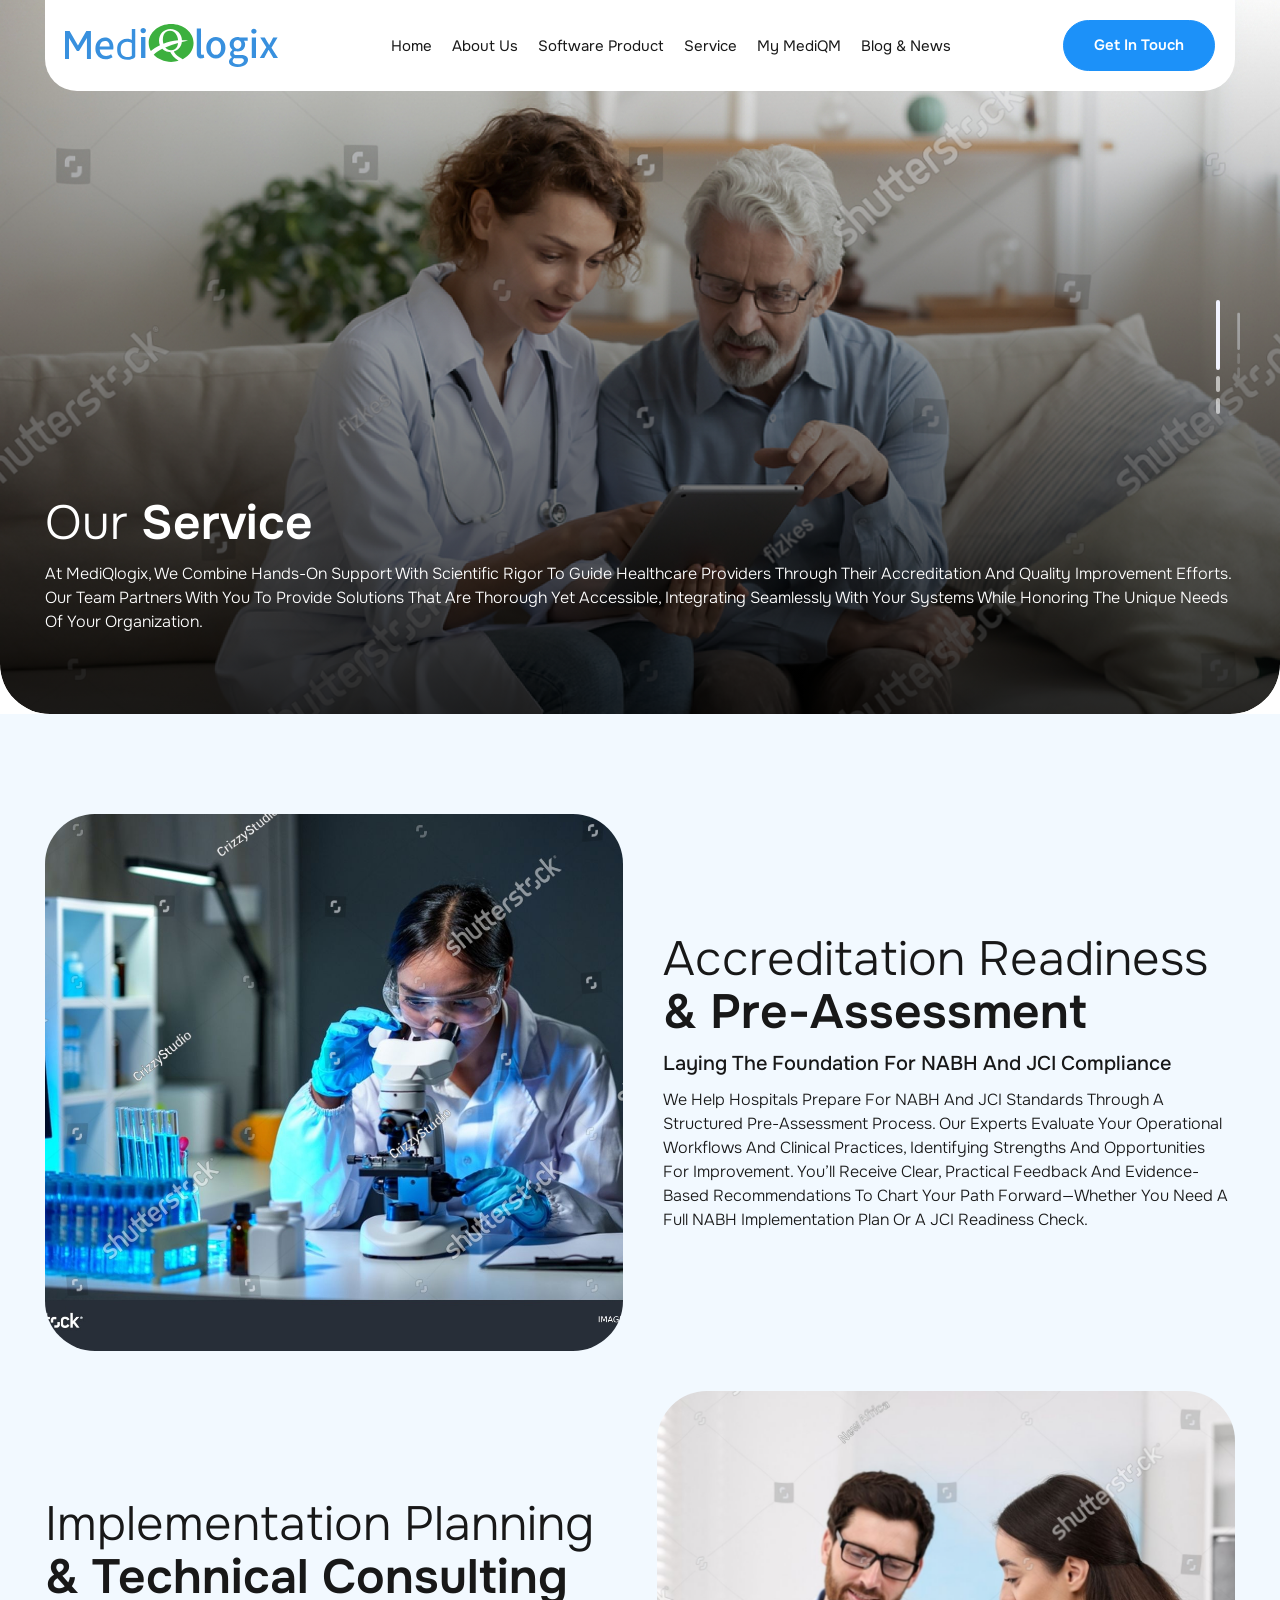
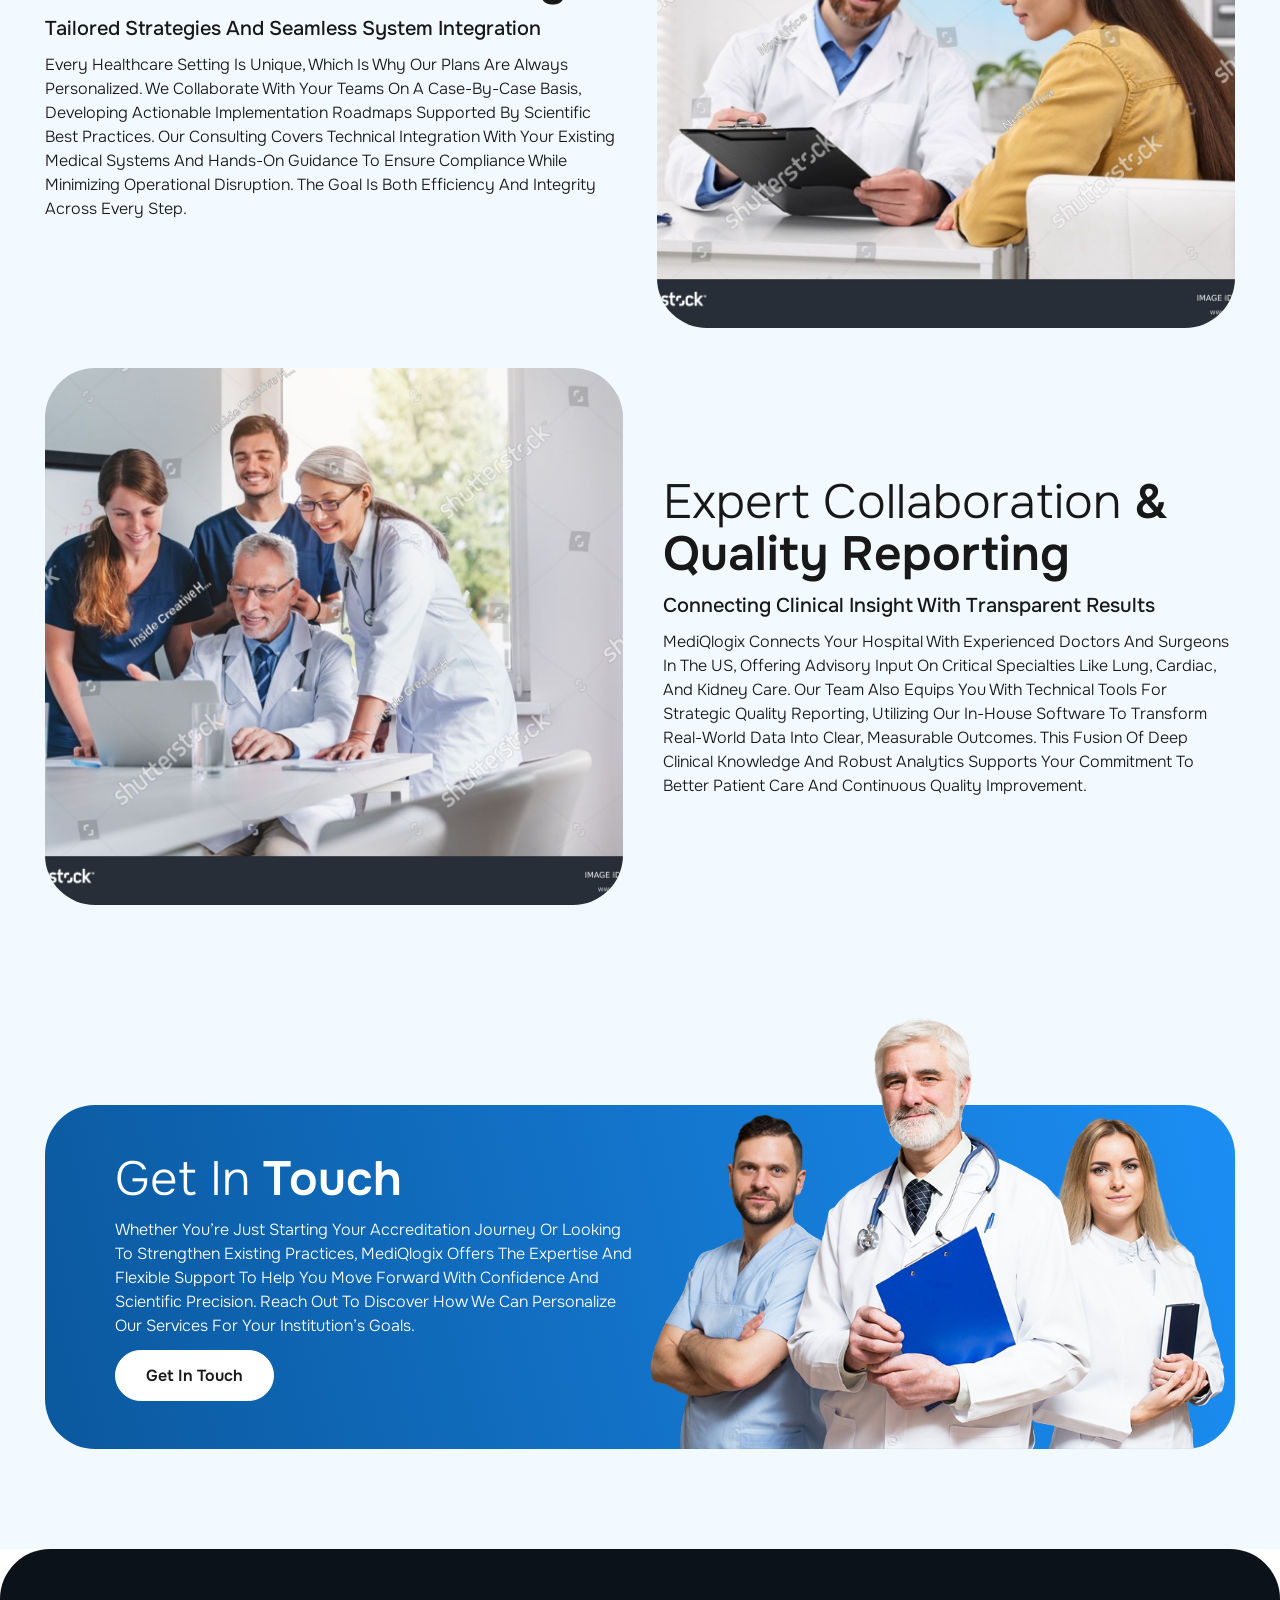
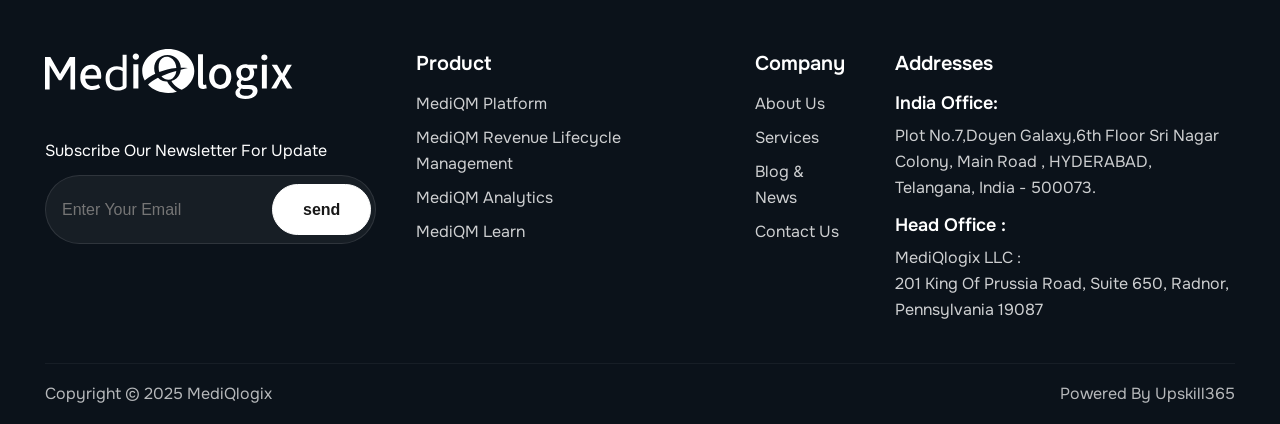
<file: our-service.html>
<!DOCTYPE html>
<html lang="en">

<head>
    <meta charset="UTF-8">
    <meta name="viewport" content="width=device-width, initial-scale=1.0">
    <title>Our Service</title>
    <link rel="stylesheet" href="https://cdn.jsdelivr.net/npm/swiper@11/swiper-bundle.min.css" />
    <link rel="stylesheet" href="style.css">
    <link rel="stylesheet" href="./css/media.css">
</head>

<body>
    <header class="header-section ">
        <div class="container">
            <div class="header-main bg-color-white">
                <div class="header-logo">
                    <a href="./index.html"><img src="./images/header-logo.svg" alt="header-logo">
                    </a>
                </div>
                <div class="navbar-right">
                    <div class="navbar-menu">
                        <ul class="navbar-links gap-thirty">
                            <li class="links"><a href="./index.html">Home</a></li>
                            <li class="links"><a href="./abouts-us.html">About us</a></li>
                            <li class="links"><a href="./support.html">Software Product</a></li>
                            <li class="links"><a href="./our-service.html">Service</a></li>
                            <li class="links"><a href="./career.html">My MediQM</a></li>
                            <li class="links"><a href="./blog & news.html">Blog & News</a></li>

                        </ul>
                    </div>
                    <div class="header-btn">
                        <a href="./contact us.html" class="btn">Get In Touch</a>
                    </div>
                </div>
                <div class="mobileicon">
                    <span></span>
                    <span></span>
                    <span></span>
                </div>
            </div>
        </div>
    </header>
    <section class="hero-banner-section swiper">
        <div class="swiper-wrapper">
            <div class="swiper-slide">
                <div class="hero-banner-img">
                    <img src="./images/service-banner.png" alt="">
                </div>
                <div class="container">
                    <div class="hero-banner-main">
                        <div class="hero-banner-bottom flex-col gap-thirty">
                            <div class="heading-top flex-col gap-sixteen">
                                <h1 class="title-h1 ">
                                    our <span>Service</span>
                                </h1>
                                <p>At MediQlogix, we combine hands-on support with scientific rigor to guide healthcare
                                    providers through their accreditation and quality improvement efforts. Our team
                                    partners with you to provide solutions that are thorough yet accessible, integrating
                                    seamlessly with your systems while honoring the unique needs of your organization.
                                </p>
                            </div>
                        </div>
                    </div>
                </div>
            </div>
            <div class="swiper-slide">
                <div class="hero-banner-img">
                    <img src="./images/Rectangle 323.png" alt="">
                </div>
                <div class="container">
                    <div class="hero-banner-main">
                        <div class="hero-banner-bottom flex-col gap-thirty">
                            <div class="heading-top flex-col gap-sixteen">
                                <h1 class="title-h1 ">
                                    our <span>Service</span>
                                </h1>
                                <p>At MediQlogix, we combine hands-on support with scientific rigor to guide healthcare
                                    providers through their accreditation and quality improvement efforts. Our team
                                    partners with you to provide solutions that are thorough yet accessible, integrating
                                    seamlessly with your systems while honoring the unique needs of your organization.
                                </p>
                            </div>
                        </div>
                    </div>
                </div>
            </div>
            <div class="swiper-slide">
                <div class="hero-banner-img">
                    <img src="./images/hero-banner-img.png" alt="">
                </div>
                <div class="container">
                    <div class="hero-banner-main">
                        <div class="hero-banner-bottom flex-col gap-thirty">
                            <div class="heading-top flex-col gap-sixteen">
                                <h1 class="title-h1 ">
                                    our <span>Service</span>
                                </h1>
                                <p>At MediQlogix, we combine hands-on support with scientific rigor to guide healthcare
                                    providers through their accreditation and quality improvement efforts. Our team
                                    partners with you to provide solutions that are thorough yet accessible, integrating
                                    seamlessly with your systems while honoring the unique needs of your organization.
                                </p>
                            </div>
                        </div>
                    </div>
                </div>
            </div>
        </div>
        <div class="swiper-pagination vertical-pagination"></div>
    </section>

    <section class="patient-care-section padding-both-one-twenty bg-color-light-blue ">
        <div class="container">
            <div class="service-main gap-sixty flex-col">
                <div class="patient-care-main gap-sixty">
                    <div class="patient-care-img ai-base-img">
                        <img src="./images/service_1.png" alt="" class="padding-img">
                    </div>
                    <div class="heading-top flex-col">
                        <h2 class="title-h1 ">
                            Accreditation Readiness <span>& Pre-Assessment</span>
                        </h2>
                        <h4 class="big-h4">
                            Laying the Foundation for NABH and JCI Compliance
                        </h4>
                        <p>We help hospitals prepare for NABH and JCI standards through a structured pre-assessment
                            process.
                            Our experts evaluate your operational workflows and clinical practices, identifying
                            strengths
                            and opportunities for improvement. You’ll receive clear, practical feedback and
                            evidence-based
                            recommendations to chart your path forward—whether you need a full NABH implementation plan
                            or a
                            JCI readiness check.</p>
                    </div>
                </div>

                <div class="patient-care-main gap-sixty">
                    <div class="patient-care-img ai-base-img">
                        <img src="./images/service_2.png" alt="" class="padding-img">
                    </div>
                    <div class="heading-top flex-col">
                        <h2 class="title-h1">
                            Implementation Planning <span> & Technical Consulting</span>
                        </h2>
                        <h4 class="big-h4">
                            Tailored Strategies and Seamless System Integration
                        </h4>
                        <p>Every healthcare setting is unique, which is why our plans are always personalized. We
                            collaborate with your teams on a case-by-case basis, developing actionable implementation
                            roadmaps supported by scientific best practices. Our consulting covers technical integration
                            with your existing medical systems and hands-on guidance to ensure compliance while
                            minimizing
                            operational disruption. The goal is both efficiency and integrity across every step.</p>
                    </div>
                </div>

                <div class="patient-care-main gap-sixty">
                    <div class="patient-care-img ai-base-img">
                        <img src="./images/service_3.png" alt="" class="padding-img">
                    </div>
                    <div class="heading-top flex-col">
                        <h2 class="title-h1">
                            Expert Collaboration <span>& Quality Reporting</span>
                        </h2>
                        <h4 class="big-h4">
                            Connecting Clinical Insight with Transparent Results
                        </h4>
                        <p>MediQlogix connects your hospital with experienced doctors and surgeons in the US, offering
                            advisory input on critical specialties like lung, cardiac, and kidney care. Our team also
                            equips
                            you with technical tools for strategic quality reporting, utilizing our in-house software to
                            transform real-world data into clear, measurable outcomes. This fusion of deep clinical
                            knowledge and robust analytics supports your commitment to better patient care and
                            continuous
                            quality improvement.</p>
                    </div>
                </div>
            </div>
        </div>
    </section>

    <section class="learn-more-section get-touch bg-color-light-blue padding-both-one-twenty">
        <div class="max-container">
            <div class="learn-more-main ">
                <div class="learn-more-details flex-col gap-sixteen">
                    <h2 class="title-h1">
                        Get In <span> touch</span>
                    </h2>
                    <p>Whether you’re just starting your accreditation journey or looking to strengthen existing
                        practices, MediQlogix offers the expertise and flexible support to help you move forward with
                        confidence and scientific precision. Reach out to discover how we can personalize our services
                        for your institution’s goals.</p>
                    <div class="data-analytics-btn">
                        <a href="#" class="btn white-btn"> Get In Touch</a>
                    </div>
                </div>
                <div class="learn-more-img">
                    <img src="./images/woman-doctor-wearing-lab-coat-with-stethoscope-isolated 1.png" alt="">
                </div>
            </div>
        </div>
    </section>

    <footer class="footer-section bg-color-dark-blue padding-top-one-twenty">
        <div class="container">
            <div class="footer-main flex-col">
                <div class="footer-top gap-sixty">
                    <div class="footer-left flex-col">
                        <div class="footer-logo">
                            <img src="./images/Union.svg" alt="">
                        </div>
                        <div class="form-section flex-col gap-sixteen">
                            <p>
                                Subscribe our newsletter for update
                            </p>
                            <form class="heading-top">
                                <input type="email" placeholder="Enter Your Email">
                                <button class="btn white-btn">send</button>
                            </form>
                        </div>
                    </div>
                    <div class="footer-right">
                        <div class="footer-details flex-col gap-sixteen">
                            <h4 class="title-h4">Product</h4>
                            <ul class="footer-links flex-col">
                                <li><a href="./MediQM Platform.html">MediQM Platform</a></li>
                                <li><a href="./mediqm-revenue.html">MediQM Revenue Lifecycle Management</a></li>
                                <li><a href="./MediQM Analytics.html">MediQM Analytics</a></li>
                                <li><a href="./corporate.html">MediQM Learn</a></li>
                            </ul>
                        </div>
                        <div class="footer-details flex-col gap-sixteen">
                            <h4 class="title-h4">Company</h4>
                            <ul class="footer-links flex-col">
                                <li><a href="./abouts-us.html">About Us</a></li>
                                <li><a href="./our-service.html">Services</a></li>
                                <li><a href="./blog & news.html">Blog & News</a></li>
                                <li><a href="./contact us.html">Contact Us</a></li>
                            </ul>
                        </div>
                        <div class="footer-details flex-col gap-sixteen">
                            <h4 class="title-h4">Addresses</h4>
                            <div class="address-details flex-col">
                                <h4 class="small-h4">India Office:</h4>
                                <p class="small-p"> Plot No.7,Doyen Galaxy,6th Floor Sri Nagar Colony, Main Road ,
                                    HYDERABAD,
                                    Telangana, India - 500073.</p>
                            </div>
                            <div class="address-details flex-col">
                                <h4 class="small-h4">Head Office :</h4>
                                <p class="small-p">MediQlogix LLC : <br>
                                    201 King of Prussia Road, Suite 650, Radnor, Pennsylvania 19087</p>
                            </div>
                        </div>
                    </div>
                </div>
                <div class="copyright-section">
                    <p>Copyright © 2025 MediQlogix</p>
                    <p>Powered by Upskill365</p>
                </div>
            </div>
        </div>
    </footer>


    <script src="https://code.jquery.com/jquery-3.7.1.min.js"></script>
    <script src="https://cdn.jsdelivr.net/npm/swiper@11/swiper-bundle.min.js"></script>
    <script src="./js/custom.js"></script>

</body>

</html>
</file>
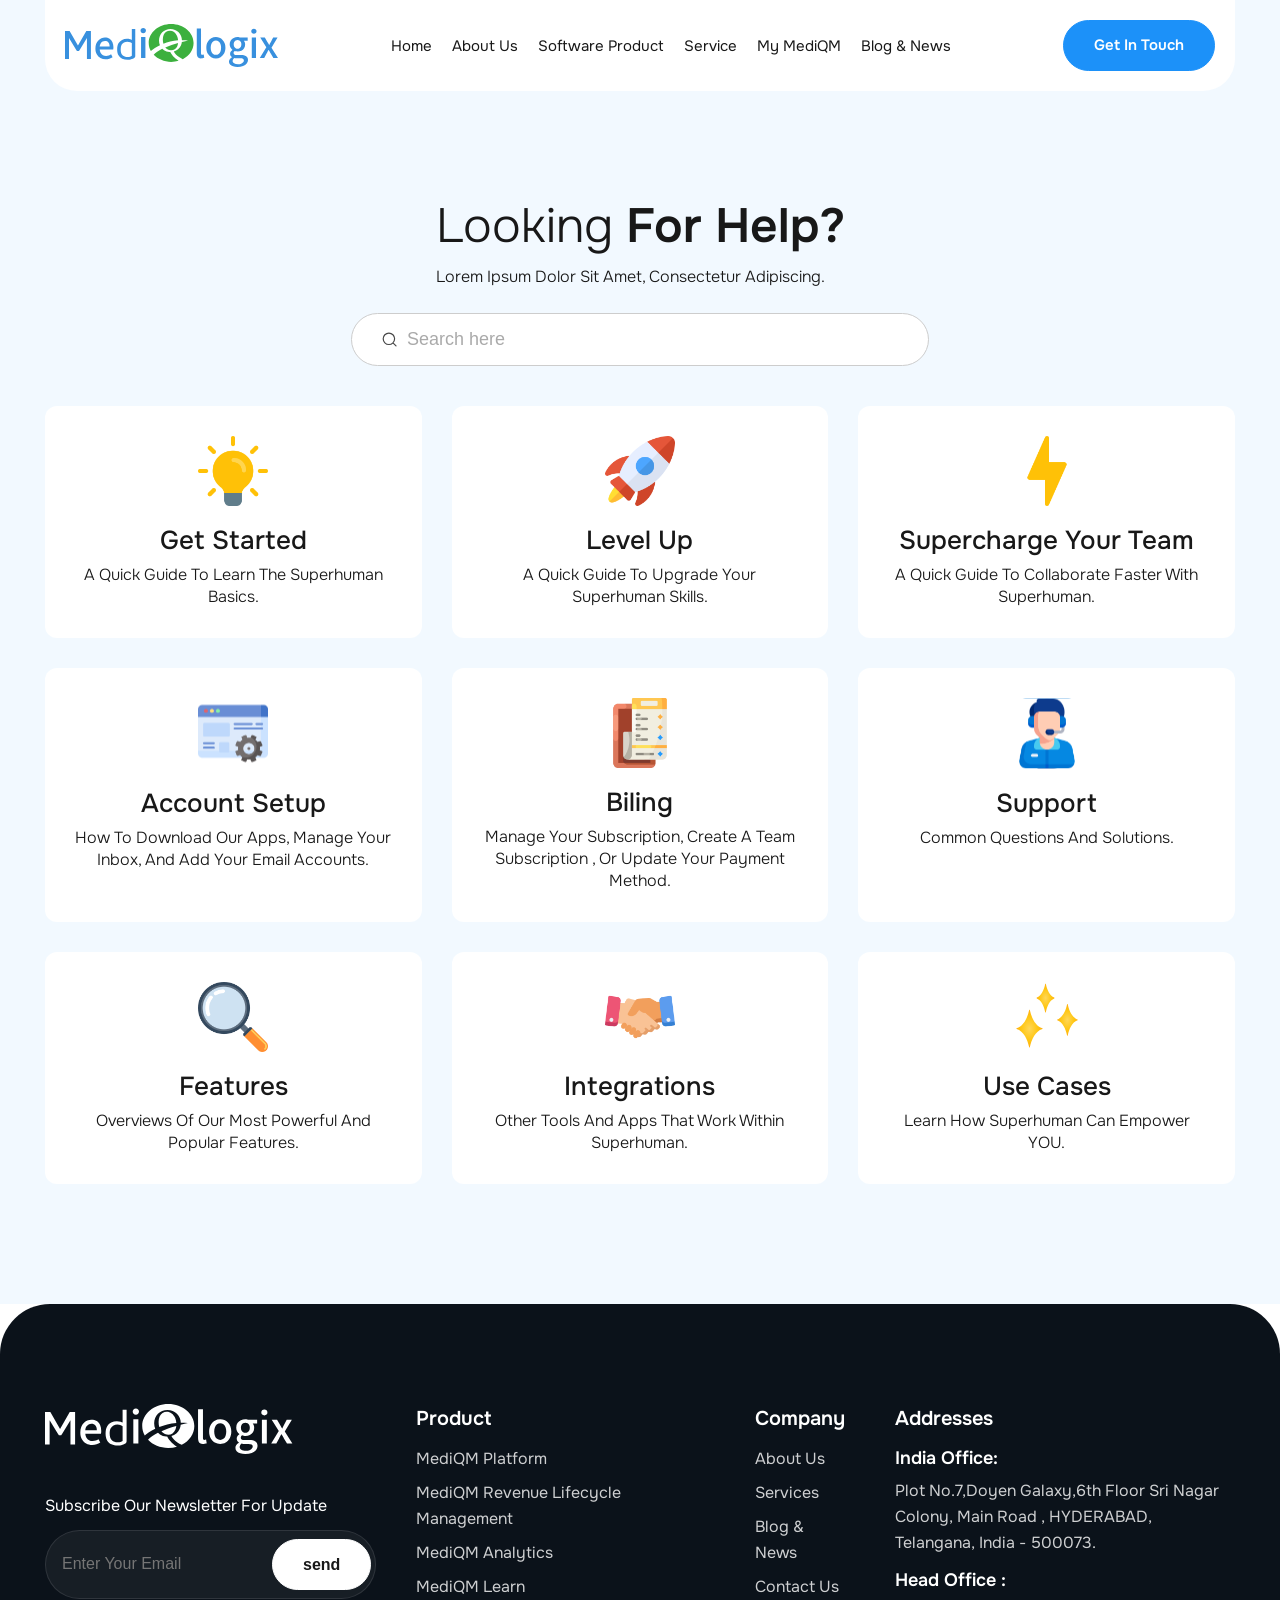
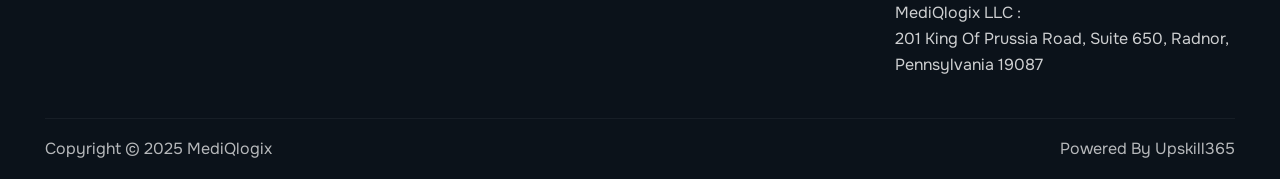
<file: support.html>
<!DOCTYPE html>
<html lang="en">

<head>
    <meta charset="UTF-8">
    <meta name="viewport" content="width=device-width, initial-scale=1.0">
    <title>support</title>
    <link rel="stylesheet" href="https://cdn.jsdelivr.net/npm/swiper@11/swiper-bundle.min.css" />
    <link rel="stylesheet" href="style.css">
    <link rel="stylesheet" href="./css/media.css">
</head>

<body>
    <header class="header-section ">
        <div class="container">
            <div class="header-main bg-color-white">
                <div class="header-logo">
                    <a href="./index.html"><img src="./images/header-logo.svg" alt="header-logo">
                    </a>
                </div>
                <div class="navbar-right">
                    <div class="navbar-menu">
                        <ul class="navbar-links gap-thirty">
                            <li class="links"><a href="./index.html">Home</a></li>
                            <li class="links"><a href="./abouts-us.html">About us</a></li>
                            <li class="links"><a href="./support.html">Software Product</a></li>
                            <li class="links"><a href="./our-service.html">Service</a></li>
                            <li class="links"><a href="./career.html">My MediQM</a></li>
                            <li class="links"><a href="./blog & news.html">Blog & News</a></li>

                        </ul>
                    </div>
                    <div class="header-btn">
                        <a href="./contact us.html" class="btn">Get In Touch</a>
                    </div>
                </div>
                <div class="mobileicon">
                    <span></span>
                    <span></span>
                    <span></span>
                </div>
            </div>
        </div>
    </header>

    <section class="support-section padding-bottom-one-twenty bg-color-light-blue">
        <div class="container">
            <div class="support-main flex-col gap-sixty">
                <div class="support-heading flex-col">
                    <div class="heading-top flex-col">
                        <h1 class="title-h1">
                            Looking <span>for help?</span>
                        </h1>
                        <p>Lorem ipsum dolor sit amet, consectetur adipiscing.</p>
                    </div>
                    <div class="search-box">
                        <svg width="16" height="15" viewBox="0 0 16 15" fill="none" xmlns="http://www.w3.org/2000/svg">
                            <path
                                d="M14.748 14.252L11.4855 10.9895M13.248 6.75195C13.248 10.0657 10.5618 12.752 7.24805 12.752C3.93434 12.752 1.24805 10.0657 1.24805 6.75195C1.24805 3.43824 3.93434 0.751953 7.24805 0.751953C10.5618 0.751953 13.248 3.43824 13.248 6.75195Z"
                                stroke="#181818" stroke-opacity="0.8" stroke-width="1.22573" stroke-linecap="round"
                                stroke-linejoin="round" />
                        </svg>
                        <input type="text" placeholder="Search here">
                    </div>
                </div>
                <div class="support-bottom">
                    <div class="support-details flex-col bg-color-white">
                        <div class="support-img">
                            <img src="./images/get-start.svg" alt="">
                        </div>
                        <div class="support-details-heading flex-col">
                            <h3 class="title-h3">
                                Get Started
                            </h3>
                            <p class="small-p">A quick guide to learn the Superhuman basics.</p>
                        </div>
                    </div>

                    <div class="support-details flex-col bg-color-white">
                        <div class="support-img">
                            <img src="./images/level-up.svg" alt="">
                        </div>
                        <div class="support-details-heading flex-col">
                            <h3 class="title-h3">
                                level up
                            </h3>
                            <p class="small-p">A quick guide to upgrade your Superhuman skills.</p>
                        </div>
                    </div>

                    <div class="support-details flex-col bg-color-white">
                        <div class="support-img">
                            <img src="./images/team-icon.svg" alt="">
                        </div>
                        <div class="support-details-heading flex-col">
                            <h3 class="title-h3">
                                supercharge your team
                            </h3>
                            <p class="small-p">A quick guide to collaborate faster with Superhuman.</p>
                        </div>
                    </div>

                    <div class="support-details flex-col bg-color-white">
                        <div class="support-img">
                            <img src="./images/setup.svg" alt="">
                        </div>
                        <div class="support-details-heading flex-col">
                            <h3 class="title-h3">
                                account setup
                            </h3>
                            <p class="small-p">How to download our apps, manage your inbox, and add your email accounts.
                            </p>
                        </div>
                    </div>

                    <div class="support-details flex-col bg-color-white">
                        <div class="support-img">
                            <img src="./images/bill.svg" alt="">
                        </div>
                        <div class="support-details-heading flex-col">
                            <h3 class="title-h3">
                                biling
                            </h3>
                            <p class="small-p">Manage your subscription, create a team subscription , or update your
                                payment method.</p>
                        </div>
                    </div>

                    <div class="support-details flex-col bg-color-white">
                        <div class="support-img">
                            <img src="./images/support.svg" alt="">
                        </div>
                        <div class="support-details-heading flex-col">
                            <h3 class="title-h3">
                                support
                            </h3>
                            <p class="small-p">Common questions and solutions.</p>
                        </div>
                    </div>

                    <div class="support-details flex-col bg-color-white">
                        <div class="support-img">
                            <img src="./images/search.svg" alt="">
                        </div>
                        <div class="support-details-heading flex-col">
                            <h3 class="title-h3">
                                features
                            </h3>
                            <p class="small-p">Overviews of our most powerful and popular features.</p>
                        </div>
                    </div>

                    <div class="support-details flex-col bg-color-white">
                        <div class="support-img">
                            <img src="./images/integation.svg" alt="">
                        </div>
                        <div class="support-details-heading flex-col">
                            <h3 class="title-h3">
                                integrations
                            </h3>
                            <p class="small-p">Other tools and apps that work within Superhuman.</p>
                        </div>
                    </div>

                    <div class="support-details flex-col bg-color-white">
                        <div class="support-img">
                            <img src="./images/user.svg" alt="">
                        </div>
                        <div class="support-details-heading flex-col">
                            <h3 class="title-h3">
                                use cases
                            </h3>
                            <p class="small-p">Learn how Superhuman can empower YOU.</p>
                        </div>
                    </div>

                </div>
            </div>
        </div>
    </section>

    <footer class="footer-section bg-color-dark-blue padding-top-one-twenty">
        <div class="container">
            <div class="footer-main flex-col">
                <div class="footer-top gap-sixty">
                    <div class="footer-left flex-col">
                        <div class="footer-logo">
                            <img src="./images/Union.svg" alt="">
                        </div>
                        <div class="form-section flex-col gap-sixteen">
                            <p>
                                Subscribe our newsletter for update
                            </p>
                            <form class="heading-top">
                                <input type="email" placeholder="Enter Your Email">
                                <button class="btn white-btn">send</button>
                            </form>
                        </div>
                    </div>
                    <div class="footer-right">
                        <div class="footer-details flex-col gap-sixteen">
                            <h4 class="title-h4">Product</h4>
                            <ul class="footer-links flex-col">
                                <li><a href="./MediQM Platform.html">MediQM Platform</a></li>
                                <li><a href="./mediqm-revenue.html">MediQM Revenue Lifecycle Management</a></li>
                                <li><a href="./MediQM Analytics.html">MediQM Analytics</a></li>
                                <li><a href="./corporate.html">MediQM Learn</a></li>
                            </ul>
                        </div>
                        <div class="footer-details flex-col gap-sixteen">
                            <h4 class="title-h4">Company</h4>
                            <ul class="footer-links flex-col">
                                <li><a href="./abouts-us.html">About Us</a></li>
                                <li><a href="./our-service.html">Services</a></li>
                                <li><a href="./blog & news.html">Blog & News</a></li>
                                <li><a href="./contact us.html">Contact Us</a></li>
                            </ul>
                        </div>
                        <div class="footer-details flex-col gap-sixteen">
                            <h4 class="title-h4">Addresses</h4>
                            <div class="address-details flex-col">
                                <h4 class="small-h4">India Office:</h4>
                                <p class="small-p"> Plot No.7,Doyen Galaxy,6th Floor Sri Nagar Colony, Main Road ,
                                    HYDERABAD,
                                    Telangana, India - 500073.</p>
                            </div>
                            <div class="address-details flex-col">
                                <h4 class="small-h4">Head Office :</h4>
                                <p class="small-p">MediQlogix LLC : <br>
                                    201 King of Prussia Road, Suite 650, Radnor, Pennsylvania 19087</p>
                            </div>
                        </div>
                    </div>
                </div>
                <div class="copyright-section">
                    <p>Copyright © 2025 MediQlogix</p>
                    <p>Powered by Upskill365</p>
                </div>
            </div>
        </div>
    </footer>


    <script src="https://code.jquery.com/jquery-3.7.1.min.js"></script>
    <script src="https://cdn.jsdelivr.net/npm/swiper@11/swiper-bundle.min.js"></script>
    <script src="./js/custom.js"></script>

</body>

</html>
</file>
<file: style.css>
@font-face {
    font-family: 'Onest';
    src: url('./fonts/Onest-Thin.woff2') format('woff2'),
        url('./fonts/Onest-Thin.woff') format('woff');
    font-weight: 100;
    font-style: normal;
    font-display: swap;
}

@font-face {
    font-family: 'Onest';
    src: url('./fonts/Onest-Light.woff2') format('woff2'),
        url('./fonts/Onest-Light.woff') format('woff');
    font-weight: 300;
    font-style: normal;
    font-display: swap;
}

@font-face {
    font-family: 'Onest';
    src: url('./fonts/Onest-Regular.woff2') format('woff2'),
        url('./fonts/Onest-Regular.woff') format('woff');
    font-weight: normal;
    font-style: normal;
    font-display: swap;
}

@font-face {
    font-family: 'Onest';
    src: url('./fonts/Onest-Medium.woff2') format('woff2'),
        url('./fonts/Onest-Medium.woff') format('woff');
    font-weight: 500;
    font-style: normal;
    font-display: swap;
}

@font-face {
    font-family: 'Onest';
    src: url('./fonts/Onest-ExtraLight.woff2') format('woff2'),
        url('./fonts/Onest-ExtraLight.woff') format('woff');
    font-weight: 200;
    font-style: normal;
    font-display: swap;
}

@font-face {
    font-family: 'Onest';
    src: url('./fonts/Onest-SemiBold.woff2') format('woff2'),
        url('./fonts/Onest-SemiBold.woff') format('woff');
    font-weight: 600;
    font-style: normal;
    font-display: swap;
}

@font-face {
    font-family: 'Onest';
    src: url('./fonts/Onest-Bold.woff2') format('woff2'),
        url('./fonts/Onest-Bold.woff') format('woff');
    font-weight: bold;
    font-style: normal;
    font-display: swap;
}

@font-face {
    font-family: 'Onest';
    src: url('./fonts/Onest-Black.woff2') format('woff2'),
        url('./fonts/Onest-Black.woff') format('woff');
    font-weight: 900;
    font-style: normal;
    font-display: swap;
}

@font-face {
    font-family: 'Onest';
    src: url('./fonts/Onest-ExtraBold.woff2') format('woff2'),
        url('./fonts/Onest-ExtraBold.woff') format('woff');
    font-weight: bold;
    font-style: normal;
    font-display: swap;
}

* {
    margin: 0;
    padding: 0;
    box-sizing: border-box;
}

:root {
    --black: rgba(24, 24, 24, 1);
    --black-linear: linear-gradient(180deg, rgba(0, 0, 0, 0) 0%, rgba(0, 0, 0, 0.8) 100%, #000000 100%);
    --white: rgba(255, 255, 255, 1);
    --blue: rgba(120, 130, 249, 1);
    --pink: rgba(241, 148, 124, 1);
    --white-trasprant: rgba(255, 255, 255, 0.05);
    --light-sky-blue: rgba(242, 249, 255, 1);
    --light-blue: rgba(242, 243, 255, 1);
    --light-green: rgba(231, 255, 237, 1);
    --light-pink: rgba(255, 240, 236, 1);
    --dark-blue: rgba(11, 18, 26, 1);
    --skyblue: rgba(28, 145, 249, 1);
    --skyblue-linear: linear-gradient(259.23deg, #1C91F9 0%, #0A569A 100%);
    --green: rgba(79, 202, 86, 1);
}

body {
    color: var(--black);
    font-family: 'Onest';
    overflow-x: hidden;
    font-weight: 400;
    font-size: 20px;
    line-height: 24px;
    text-transform: capitalize;
}

h1,
h2,
h3,
h4,
h5,
h6 {
    font-family: 'Onest';
}

h1,
.title-h1 {
    font-weight: 300;
    font-size: 60px;
    line-height: 128%;

}

h3,
.title-h3 {
    font-weight: 500;
    font-size: 28px;
    line-height: 36px;

}

.small-h3 {
    font-weight: 500;
    font-size: 24px;
    line-height: 31px;

}

.big-h4 {
    font-weight: 500;
    font-size: 22px;
    line-height: 28px;

}

h4,
.title-h4 {
    font-weight: 600;
    font-size: 20px;
    line-height: 30px;

}

.small-h4 {
    font-weight: 600;
    font-size: 18px;
    line-height: 24px;

}

span {
    font-weight: 600;
    font-size: 60px;
    line-height: 128%;

}

.container {
    max-width: 1540px;
    width: 100%;
    margin: 0px auto;
    padding: 0px 50px;
}

.max-container {
    max-width: 1700px;
    width: 100%;
    margin: 0px auto;
    padding: 0px 50px;
}

img {
    width: auto;
    height: auto;
    max-width: 100%;
    display: block;
    -webkit-user-select: none;
    user-select: none;
}

p {
    font-weight: 300;
    font-size: 20px;
    line-height: 30px;
}

.small-p {
    font-weight: 300;
    font-size: 18px;
    line-height: 26px;

}

a {
    color: var(--white);
    font-weight: 400;
    line-height: 100%;
    text-decoration: none;
    cursor: pointer;
}

li {
    list-style: none;
}

.bg-color-white {
    background: var(--white);
}

.bg-color-dark-blue {
    background: var(--dark-blue);
}

.bg-color-light-blue {
    background: rgba(242, 249, 255, 1);
}

.flex-col {
    display: flex;
    flex-direction: column;
}

.btn {
    background: var(--skyblue);
    color: var(--white);
    display: inline-flex;
    justify-content: center;
    align-items: center;
    border-radius: 64px;
    padding: 13px 30px;
    font-weight: 600;
    font-size: 18px;
    line-height: 23px;
    border: 1px solid var(--skyblue);
    transition: all 0.4s ease;
}

.btn:hover {
    background: var(--white);
    color: var(--black);
    border: 1px solid var(--skyblue);
}

.arrow-pre:hover,
.arrow-next:hover {
    background: var(--skyblue);
    color: var(--white);
}

.white-btn:hover {
    background: var(--skyblue);
    color: var(--white);
    border: 1px solid var(--skyblue);
}

.arrow-pre:hover svg path,
.arrow-next:hover svg path {
    fill: var(--white);
}

.padding-both-one-twenty {
    padding: 120px 0px;
}

.padding-top-one-twenty {
    padding-top: 120px;
}

.padding-bottom-one-twenty {
    padding-bottom: 120px;
}

.padding-img {
    position: absolute;
    left: 0;
    top: 0;
    object-fit: cover;
    width: 100%;
    height: 100%;
}

.gap-sixteen {
    gap: 16px;
}

.gap-eighty {
    gap: 80px;
}

.gap-thirty {
    gap: 30px;
}

.gap-sixty {
    display: flex;
    gap: 60px;
}

.gap-ninety {
    gap: 90px;
}

.gap-hundred {
    gap: 100px;
}

.gap-one-twenty {
    gap: 120px;
}

.row-reverse {
    flex-direction: row-reverse;
}

.header-section {
    position: absolute;
    top: 0;
    left: 0;
    right: 0;
    z-index: 9999;
}

.header-main {
    border-bottom-right-radius: 32px;
    border-bottom-left-radius: 32px;
    display: flex;
    align-items: center;
    justify-content: space-between;
    gap: 118px;
    padding: 30px;
}

.header-logo,
.footer-logo {
    display: flex;
    cursor: pointer;
    width: max-content;
}

.mobileicon {
    display: none;
    flex-direction: column;
    justify-content: space-between;
    height: 20px;
    width: 30px;
    cursor: pointer;
    z-index: 1000;
}

.mobileicon span {
    display: none;
}

.no-scroll {
    overflow: hidden;
    height: 100vh;
}

.navbar-right {
    flex: 1;
    display: flex;
    justify-content: space-between;
    align-items: center;
    gap: 100px;
}

.navbar-links {
    display: flex;
    align-items: center;
    justify-content: center;
}

.navbar-menu {
    margin: 0px auto;
}

.navbar-links a {
    color: var(--black);
    font-size: 20px;
    line-height: 26px;
}

.navbar-links a:hover,
.footer-links a:hover {
    color: var(--skyblue);
}

.hero-banner-section {
    position: relative;
    aspect-ratio: 16 / 8.925;
    display: flex;
    align-items: end;
    overflow: hidden;
    border-bottom-left-radius: 50px;
    border-bottom-right-radius: 50px;
}

.hero-banner-img {
    position: absolute;
    top: 0;
    left: 0;
    height: 100%;
    width: 100%;
    border-bottom-left-radius: 50px;
    border-bottom-right-radius: 50px;
    overflow: hidden;
}

.hero-banner-img img {
    object-position: top;
    width: 100%;
    height: 100%;
    object-fit: cover;
}

.hero-banner-img::after {
    content: "";
    position: absolute;
    background: var(--black-linear);
    height: 100%;
    width: 100%;
    top: 0;
    bottom: 0;
}

.hero-banner-main {
    padding-top: 150px;
    padding-bottom: 102px;
}

.hero-banner-bottom {
    position: relative;
}

.hero-banner-main,
h1 {
    color: var(--white);
}

.comman-btn {
    display: inline-flex;
    border-radius: 1000px;
    padding: 8px 24px;
    color: var(--green);
    border: 1px solid var(--green);
    background: var(--white-trasprant);
    line-height: 21px;
    font-size: 18px;
    font-weight: 600;
}

.vertical-pagination {
    right: 60px !important;
}

.swiper-pagination-bullet {
    width: 4px;
    height: 16px;
    background: var(--white);
    opacity: 0.6;
    border-radius: 30px;
    transition: all 0.3s ease;
}

.swiper-pagination-bullet-active {
    background: var(--light-blue);
    height: 70px;
    opacity: 1;
}

.hero-banner-section .swiper {
    width: 100%;
    height: 100%;
}

.hero-banner-section .swiper-slide {
    display: flex;
    align-items: flex-end;
}

.our-partners-main .heading-top,
.innovation-solution-main h2,
.our-team-main h2 {
    text-align: center;
}

.company-logo {
    max-width: 200px;
    width: 100%;
    padding: 37px 15px;
    border-radius: 16px;
    background: var(--white);
    display: flex;
    align-items: center;
    justify-content: center;
}

.our-partners .swiper-wrapper {
    transition-timing-function: linear !important;
}

.our-partner-swiper {
    z-index: 0;
}

.our-partners-company-logo {
    padding-top: 30px;
}

.healthcare-rigth-img img,
.audit-managment-img img,
.features-right img {
    width: 100%;
    height: 100%;
    border-radius: 32px;
    object-fit: cover;
}

.healthcare-top .heading-top {
    gap: 12px;
}

.healthcare-top .heading-top {
    flex: 1;
}

.healthcare-top {
    align-items: center;
}

.healthcare-bottom {
    display: grid;
    grid-template-columns: repeat(3, 1fr);
}

.healthcare-cards-logo {
    width: 80px;
    height: 80px;
    border-radius: 40px;
    padding: 20px;
    display: flex;
    align-items: center;
    justify-content: center;
}

.healthcare-cards:nth-child(1) .healthcare-cards-logo {
    background: var(--blue);
}

.healthcare-cards:nth-child(2) .healthcare-cards-logo {
    background: var(--green);
}

.healthcare-cards:nth-child(3) .healthcare-cards-logo {
    background: var(--pink);
}

.healthcare-cards {
    border-radius: 32px;
    padding: 30px;
}

.healthcare-cards:nth-child(1) {
    background: var(--light-blue);
}

.healthcare-cards:nth-child(2) {
    background: var(--light-green);
}

.healthcare-cards:nth-child(3) {
    background: var(--light-pink);
}

.choose-us {
    padding-top: 236px;
}

.choose-us-main {
    background: var(--skyblue-linear);
    color: var(--white);
    border-radius: 50px;
    align-items: center;
    padding: 80px;
}

.choose-us-left {
    flex: 1;
}

.choose-us-right {
    width: 53.82%;
    margin-top: -216px;
    margin-right: -80px;
    margin-bottom: -80px;
    align-self: end;
}

.choose-details-heading {
    display: flex;
    align-items: center;
    gap: 12px;
}


.choose-us-details {
    border-radius: 24px;
    padding: 24px;
    gap: 8px;
    background: var(--white-trasprant);
}

.choose-us-left-bottom,
.innovative-solution-bottom {
    counter-reset: item;
}

.counter-item::before {
    counter-increment: item;
    content: counter(item, decimal-leading-zero);
    background: var(--white);
    color: var(--black);
    width: 40px;
    height: 40px;
    border-radius: 12px;
    display: flex;
    align-items: center;
    justify-content: center;
}

.innovation-solution {
    padding-bottom: 68px;
}

.innovative-solution-bottom {
    display: grid;
    grid-template-columns: repeat(2, 1fr);
}

.innovative-details-box {
    border-radius: 32px;
    padding: 30px;
    background: var(--light-blue);
}

.innovative-heading-top {
    display: flex;
    justify-content: space-between;
    align-items: center;
}

.innovative-details-box .heading-top {
    gap: 16px;
}

.innovative-heading-top .counter-item::before {
    opacity: 40%;
    background: none;
}

.innovative-img {
    width: 80px;
    height: 80px;
    border-radius: 40px;
    padding: 20px;
    background: var(--white);
    display: flex;
    justify-content: center;
    align-items: center;
}

.our-team-main {
    overflow: hidden !important;
}

.our-team-member-details {
    position: relative;
    max-width: 420px;
    width: 100%;
    border-radius: 20px;
}

.our-team-swiper {
    width: 100%;
    padding-top: 80px;
}

.member-img img {
    object-fit: cover;
    height: 100%;
    width: 100%;
    border-radius: 20px;
}

.member-details {
    position: absolute;
    bottom: 16px;
    left: 16px;
    right: 16px;
    background: var(--white);
    gap: 8px;
    border-radius: 20px;
    padding: 16px;
}

.member-details p {
    font-weight: 400;
    font-size: 18px;
    line-height: 23px;
}

.member-details h4 {
    line-height: 36px;
}


.data-analytics .heading-top {
    background: url(images/cta-patch.svg);
    background-size: cover;
    background-position: center;
    border-radius: 50px;
    padding: 116px 80px;
    color: var(--white);
}

.data-analytics h1 {
    max-width: 900px;
    width: 100%;
}

.footer-section {
    border-top-left-radius: 50px;
    border-top-right-radius: 50px;
    color: var(--white);
}

.footer-main,
.footer-left {
    gap: 50px;
}

.footer-top {
    justify-content: space-between;
}

.footer-left {
    width: 27.8%;
}

.footer-right {
    flex: 1;
    display: flex;
    justify-content: space-between;
    gap: 88px;
}

.form-section p {
    font-weight: 400;
    font-size: 18px;
    line-height: 24px;
    text-transform: capitalize;
}

.form-section .heading-top {
    display: flex;
    justify-content: space-between;
    gap: 10px;
    border-radius: 1000px;
    padding-top: 8px;
    padding-right: 8px;
    padding-bottom: 8px;
    padding-left: 16px;
    border: 1px solid rgba(255, 255, 255, 0.1);
    background: var(--white-trasprant);
}

.white-btn {
    border: 1px solid var(--white);
    background: var(--white);
    color: var(--black);
}

.form-section input {
    font-weight: 400;
    font-size: 16px;
    line-height: 24px;
    background: none;
    border: none;
}

.footer-details:nth-child(3) {
    max-width: 340px;
    width: 100%;
}

.footer-links,
.blogs-details {
    gap: 8px;
}

.footer-right {
    gap: 40px;
}

.footer-links a,
.address-details p {
    font-weight: 400;
    font-size: 18px;
    line-height: 26px;
    opacity: 0.8;
}

.address-details {
    gap: 8px;
}

.copyright-section {
    display: flex;
    justify-content: space-between;
    padding: 20px 0px;
    border-top: 1px solid var(--white-trasprant);
}

.copyright-section p {
    font-weight: 400;
    font-size: 16px;
    line-height: 20px;
    opacity: 0.7;
}

.community {
    overflow-x: hidden !important;
}

.arrow {
    padding-top: 60px;
    display: flex;
    justify-content: center;
    align-items: center;
    gap: 10px;
}

.arrow-pre,
.arrow-next {
    width: 50px;
    height: 50px;
    border-radius: 25px;
    padding: 12px;
    background: var(--white);
    display: flex;
    justify-content: center;
    align-items: center;
    border: 1px solid var(--white);
}

.community-bottom {
    padding-top: 60px;

}

.community-swiper {
    width: 100%;
}

.community-main {
    text-align: center;
}

.community-img {
    width: 46.3%;
    border-radius: 12px;
    object-fit: cover;
}

.community-img img {
    object-fit: cover;
    width: 100%;
    height: 100%;
}

.community-details {
    flex: 1;
}

.community-details {
    gap: 8px;
}

.community-details-main {
    max-width: 1194px;
    display: flex;
    justify-content: center;
    align-items: center;
    border-radius: 24px;
    padding: 30px;
    background: var(--white);
}

/* About Us */
.company-profile-main {
    display: flex;
    align-items: center;
}

.company-profile-containt-left {
    gap: 12px;
    flex: 1;
}

.company-profile-containt-right {
    display: grid;
    grid-template-columns: repeat(2, 1fr);
    grid-template-rows: repeat(2, 1fr);
    gap: 20px;
    width: 52.64%;
}

.profile-img:nth-child(1) {
    grid-row: span 2;
    position: relative;
    padding-top: 189.71%;
}

.profile-img:nth-child(1) img {
    position: absolute;
    top: 0;
    left: 0;
}

.profile-img img {
    object-fit: cover;
    height: 100%;
    width: 100%;
    border-radius: 32px;
}

.vision-mission-containt-main {
    display: flex;
    gap: 60px;
}

.vision-mission-containt-main .heading-top p {
    max-width: 1191px;
    margin: 0px auto;
}

.our-vision-containt {
    gap: 24px;
    padding: 30px;
    border-radius: 24px;
    width: 49%;
}

.our-vision-img-1 img,
.our-vision-img-2 img {
    border-radius: 16px;
}

.our-vision-img-2 {
    position: relative;
    padding-top: 59.59%;
}

.our-vision-containt:nth-child(2) {
    flex-direction: column-reverse;
    flex: 1;
}

.heading-top {
    gap: 12px;
}

.our-vision-heading {
    gap: 8px;
}

.our-vision-img-1 {
    position: relative;
    padding: 31.754% 0;
}

.vision-mission-containt-main .heading-top {
    text-align: center;
}

.vission-mission-contain-bottom {
    display: flex;
}

.leadership-img {
    position: relative;
    padding: 52.94% 0%;
}

.leadership-img img {
    border-radius: 32px;
}

.leadership-main-contain {
    display: flex;
}

.leadership-img-contain {
    width: 50.84%;
    gap: 40px;
}

.leadership-right {
    flex: 1;
    gap: 40px;
}

.leadership-right .choose-us-details {
    display: flex;
    background: var(--light-sky-blue);
    gap: 12px;
    align-items: baseline;
}

.leadership-right .choose-details-heading {
    align-items: flex-start;
}

.mediqm-revenue-lifecycle-section {
    padding-bottom: 80px;
}

.mediqm-revenue-left {
    gap: 24px;
    flex: 1;
}

.mediqm-revenue-accodion {
    gap: 20px;
}

.mediqm-details {
    padding: 24px;
    border-radius: 16px;
}

.mediqm-revenue-main {
    display: flex;
}

.mediqm-right {
    width: 52.1%;
    position: relative;
    padding-top: 62.02%;
}

.mediqm-right img {
    border-radius: 24px;
}

.mediqm-details ul {
    max-width: 466px;
    display: none;
    gap: 8px;
    flex-direction: column;
    padding-left: 24px;
}

.mediqm-details.active ul {
    display: flex;
    align-items: stretch;
}

.mediqm-details li {
    list-style: initial;
    font-weight: 400;
    font-size: 18px;
    line-height: 26px;
}

.mediqm-details h3 {
    display: flex;
    justify-content: space-between;
    align-items: center;
}

.mediqm-details.active h3 svg {
    transform: rotate(180deg);
}

.patient-care-main {
    display: flex;
    align-items: center;
}

.patient-care-main .heading-top {
    flex: 1;
}

.patient-care-img {
    width: 48.959%;
    position: relative;
}

.service-main .patient-care-main:nth-child(even) {
    flex-direction: row-reverse;
}

.learn-more-main {
    display: flex;
    padding-left:80px;
    align-items: center;
    background: linear-gradient(256.13deg, #1C91F9 -6.04%, #0A569A 104.57%);
    color: var(--white);
    border-radius: 50px;
    gap: 35px;
    position: relative;
    z-index: 1;
    overflow: hidden;
}

.get-touch .learn-more-main {
    overflow: visible;
    gap: 2px;
}

.learn-more-details {
    flex: 1;
    padding: 48px 0px;
}

.learn-more-img {
    width: 52.237%;
    margin-right: -197px;
    margin-bottom: -156px;
}

.learn-more-img img {
    object-fit: cover;
    width: 100%;
    height: 100%;
}

.ai-power-img-2 {
    bottom: 49px;
    position: absolute;
    right: -92px;
}

.patient-care-img .ai-power-img-2 img,
.patient-care-img .ai-power-img-3 img {
    object-fit: cover;
    width: 100%;
    height: 100%;
    border-radius: 15px;
}

.ai-power-img-1 img,
.patient-care-img img {
    object-fit: cover;
    width: 100%;
    height: 100%;
    border-radius: 50px;
}

.ai-base-img {
    width: 48.612%;
    position: relative;
    padding-top: 45.14%;
}

.secure-reporting-main {
    display: flex;
}

.secure-reporting-contain {
    padding: 30px;
    gap: 24px;
    border-radius: 24px;
}

.secure-details {
    gap: 8px;
}

.secure-reporting-img {
    position: relative;
    padding-top: 66.357%;
}

.secure-reporting-img img {
    border-radius: 12px;
}

.secure-reporting-contain:nth-child(odd) {
    flex: 1;
}

.secure-reporting-contain:nth-child(even) {
    width: 48.959%;
}

.hero-banner-platform-main {
    position: relative;
    display: flex;
    align-items: center;
    gap: 98px;
    padding-top: 204px;
    padding-bottom: 95px;
}

.hero-banner-platform-main::before,
.hero-banner-platform-main::after,
.hero-banner-platform-img::after {
    content: "";
    position: absolute;
    width: 258px;
    height: 258px;
    background: #1C91F9;
    border-radius: 50%;
    filter: blur(300px);
    z-index: 0;
}

.hero-banner-platform-main::before {
    left: -240px;
    top: -48px;
}

.hero-banner-platform-main::after {
    left: -200px;
    bottom: -50px;
}

.hero-banner-platform-img::after {

    right: -70px;
    bottom: -50px;
}

.hero-banner-platform-main .hero-banner-bottom {
    flex: 1;
}

.hero-banner-platform-img {
    position: relative;
    margin-right: -21.5%;
    width: 70.21%;
}

.hero-banner-bottom p {
    color: var(--white);
}

.hero-banner-platform-img img {
    border-top-left-radius: 21.55px;
    border-bottom-left-radius: 21.55px;
    width: 100%;
    height: 100%;
    object-fit: cover;
}

.ai-power-img-3 {
    bottom: 49px;
    position: absolute;
    left: -92px;
}

.admission-discharge-main {
    display: flex;
}

.admission-discharge-left {
    flex: 1;
}

.admission-discharge-right {
    width: 47.223%;
}

.admission-discharge-right img {
    border-radius: 24px;
    width: 100%;
    height: 100%;
    object-fit: cover;
}

.admission-list {
    padding: 20px 20px 20px 54px;
    border-radius: 16px;
    background: var(--light-sky-blue);
}

.admission-discharge-left-bottom {
    gap: 12px;
}

.admission-list .small-p {
    position: relative;
}

.admission-list .small-p::before {
    position: absolute;
    content: "";
    background-image: url(./images/blue-tick.svg);
    background-repeat: no-repeat;
    width: 26px;
    height: 26px;
    top: 0;
    left: -40px;
}

.audit-managment-main {
    gap: 39px;
}

.audit-managment-main .heading-top {
    display: flex;
    gap: 175px;
}

.audit-managment-main h2 {
    width: 39.1%;
}

.audit-managment-main p {
    flex: 1;
}

.audit-managment-main .admission-discharge-left-bottom {
    flex: 1;
}

.audit-managment-img {
    width: 47.084%;
}

.audit-managment-section .admission-list {
    background: var(--white);
}

.audit-managment-bottom {
    align-items: stretch;
}

.mediqm-details p {
    display: none;
    margin: 0;
}

.mediqm-details.active p {
    display: block;
}

.key-features-main {
    align-items: flex-start;
    display: flex;
}

.features-left {
    gap: 24px;
    flex: 1;
}

.features-right {
    position: relative;
    width: 47.084%;
    padding-top: 44.237%;
}

.get-touch .learn-more-img {
    width: 53.224%;
    margin-top: -94px;
    margin-right: 0;
    margin-bottom: 0;
    position: relative;
    z-index: 2;
    align-self: end;
}

.career-details {
    border-radius: 24px;
    padding: 30px;
    border: 1px solid rgba(24, 24, 24, 0.2);
    display: flex;
    justify-content: space-between;
    align-items: center;
    gap: 50px;
}

.career-information-main {
    max-width: 1200px;
    margin: 0px auto;
}

.career-information {
    max-width: 800px;
}

.career-heading {
    gap: 8px;
}

.career-information {
    gap: 24px;
}

.career-report {
    display: flex;
    gap: 24px;
}

.report span {
    font-weight: 500;
    font-size: 16px;
    line-height: 20px;
    display: flex;
    align-items: center;
    gap: 6px;

}

.report {
    border-radius: 100px;
    padding: 7px 12px;
    border: 1px solid rgba(24, 24, 24, 0.2)
}


.blog-news-section {
    padding-top: 231px;
    padding-bottom: 60px;
}

.blog-news-heading h1,
.support-heading h1 {
    color: var(--black);
    text-align: center;
}

.blog-news-heading {
    align-items: center;
}

.blog-news-heading p {
    max-width: 600px;
    text-align: center;
}

.blogs-news-btn {
    display: inline-flex;
    background: rgba(217, 237, 255, 1);
    border-radius: 64px;
}

.blogs-news-btn .btn {
    border-radius: 64px;
    padding: 13px 30px;
    color: #000;
    font-weight: 600;
    background: transparent;
    border: none;
    transition: all 0.3s ease;
}

.blogs-news-btn .btn.active {
    background: var(--skyblue);
    color: var(--white);
}

.blogs-news-bottom {
    display: grid;
    grid-template-columns: repeat(2, 1fr);
    grid-template-rows: repeat(2, 1fr);
    gap: 30px;
}

.blogs-details span {
    font-weight: 500;
    font-size: 18px;
    line-height: 23px;
    color: var(--skyblue);
    position: relative;
}

.blogs-details span::before {
    position: absolute;
    content: "";
    background-image: url(./images/Icon\ wrap.svg);
    background-repeat: no-repeat;
    width: 24px;
    height: 24px;
    right: 0;
}

.blogs-details-box {
    border-radius: 24px;
    padding: 24px;
    gap: 24px;
}

.blogs-contain {
    display: grid;
    grid-template-columns: repeat(3, 1fr);
    gap: 30px;
}


.blogs-news-bottom .blogs-details-box:first-child {
    grid-area: span 2;
}

.blogs-news-bottom .blogs-details-box:not(:first-child) {
    flex-direction: row;
    align-items: center;
}

.blogs-news-bottom .blogs-img {
    position: relative;
    padding-top: 56.5%;
}

.blogs-details.flex-col {
    flex: 1;
}

.blogs-news-bottom .blogs-img img {
    border-radius: 12px;
    object-position: top;
}

.blogs-img1 {
    width: 47.7%;
    position: relative;
    padding-top: 36.692%;
}

.blogs-img2 img {
    border-radius: 12px;
}

.blogs-img1 img {
    width: 100%;
    height: 100%;
    object-fit: cover;
    border-radius: 12px;
}

.blogs-img-tab {
    position: relative;
    padding-top: 68%;
}

.blogs-img-tab img {
    border-radius: 12px;
}


.contact-us-section,
.support-section {
    padding-top: 231px;
}

.contact-us-main {
    display: flex;
    justify-content: space-between;
    gap: 40px;
}

.contact-us-main h1 {
    color: var(--black);
}

.contact-us-left {
    padding: 30px;
    border-radius: 24px;
    gap: 40px;
    flex: 1;
}

.form-details {
    gap: 24px;
}

input[type=number]::-webkit-outer-spin-button,
input[type=number]::-webkit-inner-spin-button {
    -webkit-appearance: none;
    margin: 0;
}

.full-name {
    display: flex;
    justify-content: space-between;
    gap: 32px;
}

.name {
    gap: 6px;
    width: 100%;
}

.service-op {
    position: relative;
    display: inline-block;
    width: 100%;
}

.service-op select,
.phone-input select {
    -webkit-appearance: none;
    -moz-appearance: none;
    appearance: none;
    width: 100%;
    padding: 11px 16px;
    border-radius: 8px;
    border: 1px solid rgba(205, 205, 205, 1);
    font-size: 18px;
    line-height: 25px;
    cursor: pointer;
    color: rgb(112, 111, 111);
}

.phone-input {
    position: relative;
    display: flex;
    align-items: center;
    gap: 16px;
    width: 100%;
    padding: 11px 16px;
    border-radius: 8px;
    border: 1px solid rgba(205, 205, 205, 1);
    font-weight: 400;
    font-size: 18px;
    line-height: 25px;
}

.phone-input select {
    width: 4.8%;
    padding: 0;
    border: none;
    outline: none;
    color: rgb(112, 111, 111);
}

.phone-input::after {
    content: "";
    position: absolute;
    left: 44px;
    bottom: 14px;
    width: 20px;
    height: 20px;
    background-image: url("./images/down-arrow.svg");
    background-repeat: no-repeat;
    background-size: contain;
}

.name .phone-number {
    flex: 1;
    border: none;
    font-weight: 400;
    font-size: 18px;
    line-height: 25px;
    padding: 0;
    outline: none;
}

.service-op {
    position: relative;
    display: inline-block;
    width: 100%;
}

.service-op::after {
    content: "";
    position: absolute;
    right: 16px;
    bottom: 12px;
    width: 24px;
    height: 24px;
    background-image: url("./images/down-arrow.svg");
    background-repeat: no-repeat;
    background-size: contain;
    pointer-events: none;
}

.name input,
select {
    padding: 11px 16px;
    border-radius: 8px;
    border: 1px solid rgba(205, 205, 205, 1);
    font-weight: 400;
    font-size: 18px;
    line-height: 25px;
    width: 100%;
}

textarea {
    padding: 10px 14px;
    border-radius: 8px;
    height: 125px;
    resize: none;
}

.contact-us-right {
    width: 48.612%;
}

.contact-us-right img {
    object-fit: cover;
    width: 100%;
    height: 100%;
    border-radius: 24px;
}

label {
    font-weight: 400;
    font-size: 18px;
    line-height: 23px;
}

.checkbox label {
    font-weight: 400;
    font-size: 16px;
    line-height: 20px;

}

.form-btn .btn {
    width: 100%;
    padding: 12px 20px;
}

.support-heading.flex-col {
    align-items: center;
    gap: 24px;
}

.support-img img {
    width: 100%;
    height: 100%;
    object-fit: contain;
}

.search-box {
    width: 48.62%;
    border-radius: 58px;
    padding: 13px 30px;
    border: 1px solid rgba(205, 205, 205, 1);
    background: var(--white);
    display: flex;
    align-items: center;
    gap: 10px;
}

.search-box input {
    border: none;
    outline: none;
    font-weight: 400;
    font-size: 18px;
    line-height: 25px;
    color: #333;
    width: 100%;
}

.search-box input::placeholder {
    color: #aaa;
}

.support-bottom {
    display: grid;
    grid-template-columns: repeat(3, 1fr);
    gap: 30px;
}

.support-details {
    padding: 30px;
    border-radius: 12px;
    gap: 20px;
    align-items: center;
}

.support-details-heading {
    gap: 8px;
    text-align: center;
}
</file>
<file: css/media.css>
@media screen and (max-width: 1920px) {
    .hero-banner-platform-img {
        margin-right: -18%;
        width: 66%;
    }
}

@media screen and (max-width: 1800px) {
    .hero-banner-platform-img {
        margin-right: -13%;
        width: 63%;
    }

    .hero-banner-platform-main {
        gap: 80px;
        padding-bottom: 80px;
    }
}

@media screen and (max-width: 1700px) {
    .ai-power-img-2 {
        right: -80px;
    }

    .hero-banner-platform-img {
        margin-right: -10%;
        width: 60%;
    }

    .hero-banner-platform-main {
        gap: 70px;
        padding-bottom: 60px;
    }

    .gap-eighty {
        gap: 70px;
    }

    .ai-power-img-3 {
        left: -70px;
    }

}

@media screen and (max-width: 1600px) {

    .healthcare-rigth-img {
        width: 50%;
    }

    .navbar-links a {
        font-size: 19px;
    }

    .btn {
        font-size: 17px;
    }

    .gap-thirty {
        gap: 25px;
    }

    .choose-us {
        padding-top: 170px;
    }

    .navbar-right,
    .header-main {
        gap: 80px;
    }

    .footer-right {
        gap: 50px;
    }

    .choose-us-main {
        padding: 60px;
    }

    .choose-us-right {
        width: 51.82%;
        margin-right: -60px;
        margin-bottom: -60px;
    }

    .hero-banner-img img {
        object-position: left;
    }

    .leadership-img-contain h2.title-h1 {
        font-size: 55px;
    }

    .leadership-img {
        position: relative;
        padding: 59.94% 0%;
    }

    .mediqm-right img {
        object-position: left;
    }

    .gap-hundred {
        gap: 90px;
    }

    .learn-more-img {
        width: 62.237%;
    }

    .ai-power-img-2 {
        right: -50px;
    }

    .gap-ninety {
        gap: 80px;
    }

    .hero-banner-platform-img {
        margin-right: -8%;
        width: 57%;
    }

    .hero-banner-platform-main {
        gap: 60px;
        padding-bottom: 50px;
    }

    .ai-power-img-3 {
        width: 38%;
        left: -40px;
        bottom: 40px;
    }

    h1,
    .title-h1 {
        font-size: 58px;
    }

    .audit-managment-main h2 {
        width: 41.1%;
    }

    .audit-managment-main .heading-top {
        display: flex;
        gap: 150px;
    }

    .blog-news-section {
        padding-top: 210px;
    }
}

@media screen and (max-width: 1440px) {

    .container,
    .max-container {
        padding: 0px 45px;
    }

    .header-main,
    .innovative-details-box,
    .healthcare-cards {
        padding: 25px;
    }

    .btn,
    .navbar-links a {
        font-size: 16px;
    }

    .title-h1,
    span {
        font-size: 52px;
    }

    .healthcare-rigth-img {
        width: 52%;
    }

    .data-analytics .heading-top {
        padding: 100px 80px;
    }

    h3,
    .title-h3 {
        font-size: 26px;
        line-height: 30px;
    }

    h3.small-h3 {
        font-size: 23px;
        line-height: 25px;
    }

    .choose-us {
        padding-top: 150px;
    }

    .padding-top-one-twenty {
        padding-top: 100px;
    }

    .hero-banner-main {
        padding-bottom: 90px;
    }

    .gap-sixty {
        gap: 50px;
    }

    .gap-sixteen {
        gap: 14px;
    }

    p {
        font-size: 18px;
        line-height: 24px;
    }

    .healthcare-top .heading-top {
        gap: 8px;
    }

    .footer-links a,
    .address-details p {
        font-size: 16px;
    }

    .leadership-img {
        padding: 63.6% 0%;
    }

    .leadership-img-contain h2.title-h1 {
        font-size: 50px;
    }

    .gap-hundred {
        gap: 80px;
    }

    .learn-more-img {
        margin-right: -170px;
    }

    .ai-power-img-2 {
        right: -45px;
    }

    .gap-hundred {
        gap: 70px;
    }

    .admission-list {
        padding: 15px 15px 15px 45px;
    }

    .padding-both-one-twenty {
        padding: 100px 0px;
    }

    .audit-managment-main {
        gap: 30px;
    }

    .features-right {
        width: 49.084%;
        padding-top: 46.237%;
    }

    .mediqm-details {
        padding: 20px;
    }

    .gap-eighty {
        gap: 55px;
    }

    .features-left {
        gap: 20px;
    }

    .audit-managment-main .heading-top {
        gap: 140px;
    }

    .phone-input select {
        width: 6%;
    }
}

@media screen and (max-width: 1300px) {

    .hero-banner-main h1,
    .innovation-solution-main h2 {
        line-height: 110%;
    }

    .small-p {
        font-size: 16px;
        line-height: 22px;
    }

    h3.small-h3 {
        font-size: 21px;
        line-height: 20px;
    }

    .hero-banner-main {
        padding-bottom: 80px;
    }

    .navbar-right,
    .header-main {
        gap: 75px;
    }

    .btn,
    .navbar-links a {
        font-size: 15px;
    }

    .header-main {
        padding: 20px;
    }

    .gap-thirty {
        gap: 20px;
    }

    .padding-both-one-twenty {
        padding: 100px 0px;
    }

    .gap-sixty {
        gap: 40px;
    }

    .gap-sixteen {
        gap: 12px;
    }

    .title-h1,
    span {
        font-size: 48px;
        line-height: 110%;
    }

    p,
    .form-section p,
    .white-btn {
        font-size: 16px;
    }

    .healthcare-cards-logo,
    .innovative-img {
        width: 75px;
        height: 75px;
    }

    .gap-eighty {
        gap: 40px;
    }

    .our-team-swiper {
        padding-top: 60px;
    }

    .footer-main,
    .footer-left {
        gap: 40px;
    }

    .choose-us-main {
        padding: 50px;
    }

    .choose-us-right {
        margin-right: -50px;
        margin-bottom: -50px;
    }

    .leadership-img-contain h2.title-h1 {
        font-size: 46px;
    }

    .leadership-img {
        padding: 63% 0%;
    }

    .learn-more-img {
        width: 62.237%;
        margin-right: -160px;
    }

    .big-h4 {
        font-size: 20px;
        line-height: 25px;
    }

    .audit-managment-main .heading-top {
        gap: 120px;
    }

    .hero-banner-platform-main {
        gap: 50px;
        padding-bottom: 40px;
    }

    .contact-us-section,
    .support-section {
        padding-top: 200px;
    }

    .blog-news-section {
        padding-top: 180px;
    }

    .features-right {
        padding-top: 54.237%;
    }

    .learn-more-main {
        padding-left: 70px;
    }
}

@media screen and (max-width: 1200px) {

    .title-h1,
    span {
        font-size: 42px;
    }

    .padding-both-one-twenty {
        padding: 90px 0px;
    }

    .hero-banner-main {
        padding-bottom: 70px;
    }

    .healthcare-cards-logo,
    .innovative-img {
        width: 60px;
        height: 60px;
        padding: 10px;
    }

    .gap-sixteen {
        gap: 16px;
    }

    h3,
    .title-h3 {
        font-size: 22px;
        line-height: 24px;
    }

    .gap-eighty {
        gap: 50px;
    }

    .gap-sixty {
        gap: 30px;
    }

    .container,
    .max-container {
        padding: 0px 40px;
    }

    .comman-btn {
        font-size: 16px;
        padding: 8px 20px;
    }

    .btn {
        padding: 10px 20px;
    }

    .header-logo {
        width: 26%;
    }

    .header-main,
    .innovative-details-box,
    .healthcare-cards {
        padding: 20px;
    }

    .padding-top-one-twenty {
        padding-top: 90px;
    }

    .data-analytics .heading-top {
        padding: 90px 70px;
    }

    .footer-left {
        width: 34%;
    }

    .navbar-right {
        position: fixed;
        bottom: 0;
        right: 0;
        flex-direction: column;
        background: var(--white);
        width: 100%;
        height: 100vh;
        padding: 20px;
        display: flex;
        align-items: center;
        justify-content: center;
        gap: 50px;
        opacity: 0;
        pointer-events: none;
    }

    .navbar-links {
        flex-direction: column;
    }

    .navbar-right.active {
        opacity: 1;
        pointer-events: auto;
        display: flex;
        overflow: auto;
        flex-direction: column;
        padding: 60px;
    }

    .mobileicon {
        display: flex;
        flex-direction: column;
        gap: 6px;
        cursor: pointer;
    }

    .mobileicon span {
        display: block;
        width: 25px;
        height: 2px;
        background-color: var(--skyblue);
        border-radius: 2px;
        transition: 0.3s ease;
    }

    .no-scroll .header-logo {
        position: relative;
        z-index: 9999;
    }

    /* Hamburger animation */
    .mobileicon.active span:nth-child(1) {
        transform: rotate(45deg) translate(4px, 5px);
    }

    .mobileicon.active span:nth-child(2) {
        opacity: 0;
    }

    .mobileicon.active span:nth-child(3) {
        transform: rotate(-45deg) translate(8px, -9px);
    }

    .title-h1,
    span {
        font-size: 42px;
    }

    .choose-us-main {
        padding: 40px;
    }

    .choose-us-right {
        margin-right: -40px;
        margin-bottom: -40px;
    }

    .community-bottom {
        padding-top: 50px;
    }

    h3.small-h3 {
        font-size: 18px;
    }

    .leadership-right .choose-us-details {
        gap: 10px;
    }

    .leadership-right {
        gap: 30px;
    }

    .leadership-img-contain h2.title-h1 {
        font-size: 39px;
    }

    .leadership-img {
        padding: 80% 0%;
    }

    .gap-hundred {
        gap: 70px;
    }

    .learn-more-img {
        width: 70.237%;
        margin-right: -160px;
    }

    .learn-more-main {
        gap: 25px;
    }

    .big-h4 {
        font-size: 18px;
        line-height: 25px;
    }

    .ai-power-img-2 {
        width: 46%;
        right: -40px;
        bottom: 45px;
    }

    .gap-ninety {
        gap: 70px;
    }

    .gap-one-twenty {
        gap: 90px;
    }

    .contact-us-section,
    .support-section {
        padding-top: 170px;
    }

    .padding-bottom-one-twenty {
        padding-bottom: 100px;
    }

    .support-details {
        padding: 24px;
    }

    .phone-input select {
        width: 8%;
    }

    .contact-us-right {
        width: 45.612%;
    }

    .contact-us-main {
        gap: 30px;
    }

    .contact-us-left {
        padding: 25px;
        gap: 30px;
    }

    .blog-news-section {
        padding-top: 150px;
    }

    .audit-managment-main {
        gap: 20px;
    }

    .audit-managment-main .heading-top {
        gap: 100px;
    }

    .audit-managment-main h2 {
        width: 42.1%;
    }

    .learn-more-main {
        padding-left: 60px;
    }

    .learn-more-details {
        padding: 35px 0px;
    }
}

@media screen and (max-width: 1024px) {

    .title-h1,
    span {
        font-size: 36px;
    }

    .container,
    .max-container {
        padding: 0px 35px;
    }

    .padding-both-one-twenty {
        padding: 80px 0px;
    }

    .gap-sixty {
        gap: 40px;
    }

    .comman-btn {
        font-size: 16px;
    }

    .header-main,
    .innovative-details-box,
    .healthcare-cards {
        padding: 15px;
    }

    .healthcare-bottom {
        grid-template-columns: repeat(2, 1fr);
    }

    .padding-top-one-twenty {
        padding-top: 70px;
    }

    .data-analytics .heading-top {
        padding: 80px 60px;
    }

    .choose-us-main {
        flex-direction: column;
        padding-bottom: 0px;
    }

    .choose-us-right {
        width: 80%;
        margin: 0px auto;
    }

    .padding-bottom-one-twenty {
        padding-bottom: 100px;
    }

    .choose-us {
        padding-top: 100px;
    }

    .footer-top,
    .community-details-main,
    .healthcare-top.gap-sixty {
        flex-direction: column;
    }

    .footer-left {
        flex-direction: row;
        width: 100%;
        justify-content: space-between;
    }

    .footer-right {
        gap: 40px;
    }

    .hero-banner-section {
        aspect-ratio: 10 / 8;
    }

    .healthcare-rigth-img {
        width: 70%;
    }

    .counter-item::before {
        width: 35px;
        height: 35px;
        border-radius: 10px;
    }

    .hero-banner-main {
        padding-bottom: 60px;
    }

    .community-details {
        text-align: center;
        width: 100%;
    }

    .community-img {
        width: 80%;
        margin: 0px auto;
    }

    .leadership-img-contain h2.title-h1 {
        font-size: 34px;
    }

    .leadership-img {
        padding: 100% 0%;
    }

    .leadership-right {
        gap: 15px;
    }

    .heading-top {
        gap: 10px;
    }

    h4,
    .title-h4 {
        font-size: 16px;
    }

    h3.small-h3 {
        font-size: 18px;
    }

    .choose-us-details {
        border-radius: 20px;
        padding: 15px;
    }

    .choose-details-heading {
        gap: 8px;
    }

    .mediqm-right {
        margin: 0px auto;
    }

    .mediqm-right {
        width: 60.1%;
        position: relative;
        padding-top: 66.02%;
    }

    .mediqm-revenue-main,
    .learn-more-main,
    .secure-reporting-main,
    .admission-discharge-main,
    .key-features-main {
        flex-direction: column;
    }

    .patient-care-main,
    .service-main .patient-care-main:nth-child(even),
    .audit-managment-bottom {
        flex-direction: column-reverse;
    }

    .gap-hundred {
        gap: 50px;
    }

    .patient-care-img {
        width: 70.959%;
        margin: 0px auto;
    }

    .learn-more-img {
        width: 80.237%;
        margin: 0px auto;
    }

    .ai-power-img-2 {
        width: max-content;
        right: -92px;
        bottom: 49px;
    }

    .secure-reporting-contain:nth-child(even) {
        width: 100%;
    }

    .ai-base-img {
        padding-top: 60%;
    }

    .support-details {
        padding: 20px;
    }

    .contact-us-left {
        padding: 20px;
        gap: 20px;
    }

    .form-details {
        gap: 15px;
    }

    .blog-news-section {
        padding-top: 140px;
    }

    .blogs-news-bottom {
        grid-template-columns: repeat(1, 1fr);
        grid-template-rows: repeat(1, 1fr);
    }

    .blogs-contain {
        grid-template-columns: repeat(2, 1fr);
        grid-template-rows: repeat(2, 1fr);
    }

    .hero-banner-platform-main {
        flex-direction: column;
        gap: 30px;
        padding-bottom: 10px;
    }

    .hero-banner-platform-img {
        width: 59%;
        margin: 0px auto;
    }

    .hero-banner-platform-img img {
        border-radius: 21.55px;
    }

    .admission-discharge-right,
    .audit-managment-img,
    .get-touch .learn-more-img {
        width: 70%;
        margin: 0px auto;
    }

    .audit-managment-main .heading-top {
        gap: 20px;
        flex-direction: column;
    }

    .audit-managment-main h2 {
        width: 100%;
    }

    .features-right {
        width: 80%;
        margin: 0px auto;
        padding-top: 70%;
    }

    .get-touch .learn-more-main {
        flex-direction: column;
        padding: 0px 60px;
    }

    .mediqm-details ul {
        max-width: 100%;
    }

    section.hero-banner-section.swiper-container-initialized.swiper-container-vertical {
        aspect-ratio: 10 / 7;
    }

    .search-box {
        width: 65%;
    }
}

@media screen and (max-width: 900px) {

    .container,
    .max-container {
        padding: 0px 30px;
    }

    .data-analytics .heading-top {
        padding: 70px 50px;
    }

    .healthcare-rigth-img {
        width: 80%;
    }

    .padding-both-one-twenty {
        padding: 70px 0px;
    }

    .footer-right {
        gap: 50px;
    }

    .footer-links a,
    .address-details p {
        font-size: 16px;
    }

    .hero-banner-main {
        padding-bottom: 50px;
    }

    .community-details-main {
        padding: 25px;
    }

    .community-bottom {
        padding-top: 40px;
    }

    .gap-sixty,
    .footer-right {
        gap: 30px;
    }

    .company-profile-main.gap-sixty {
        flex-direction: column;
    }

    .company-profile-containt-right {
        width: 100%;
        gap: 10px;
    }

    .our-vision-containt.flex-col.bg-color-light-blue,
    .contact-us-right {
        width: 100%;
    }

    .leadership-main-contain.gap-sixty,
    .contact-us-main,
    .vission-mission-contain-bottom.gap-thirty {
        flex-direction: column;
    }

    .leadership-img-contain.flex-col {
        flex-direction: column-reverse;
        width: 100%;
    }

    .leadership-img {
        padding: 58% 0%;
    }

    .our-vision-containt:nth-child(2) {
        flex-direction: column;
    }

    .our-vision-containt {
        gap: 24px;
        padding: 25px;
    }

    .mediqm-right {
        width: 90%;
        padding-top: 100%;
    }

    .mediqm-right img {
        object-position: top;
    }

    .patient-care-img,
    .learn-more-img {
        width: 90%;
    }

    .learn-more-main {
        padding-left: 40px;
    }

    .ai-power-img-2 {
        right: -65px;
    }

    .secure-reporting-contain {
        padding: 25px;
    }

    .copyright-section {
        flex-direction: column;
        gap: 10px;
        align-items: center;
    }

    .support-bottom {
        grid-template-columns: repeat(2, 1fr);
    }

    .contact-us-main {
        flex-direction: column;
    }

    .blog-news-section {
        padding-top: 120px;
    }

    .admission-discharge-right,
    .audit-managment-img,
    .get-touch .learn-more-img {
        width: 80%;
        margin: 0px auto;
    }

    .hero-platform {
        aspect-ratio: 10 / 9;
    }

    .arrow {
        padding-top: 40px;
    }

    section.hero-banner-section.swiper-container-initialized.swiper-container-vertical {
        aspect-ratio: 10 / 9;
    }

    .search-box {
        width: 80%;
    }

    .get-touch .learn-more-main {
        padding: 0px 50px;
    }
}

@media screen and (max-width: 767px) {

    .title-h1,
    span {
        font-size: 30px;
    }

    .small-p {
        font-size: 16px;
        line-height: 22px;
    }

    .comman-btn,
    .btn {
        font-size: 16px;
    }

    .healthcare-cards-logo,
    .innovative-img {
        width: 60px;
        height: 60px;
        padding: 10px;
    }

    .choose-us {
        padding-top: 80px;
    }

    .padding-bottom-one-twenty {
        padding-bottom: 80px;
    }

    .innovative-solution-bottom,
    .healthcare-bottom {
        grid-template-columns: repeat(1, 1fr);
    }

    .healthcare-rigth-img {
        width: 100%;
    }

    .data-analytics .heading-top {
        padding: 55px 35px;
    }

    .padding-top-one-twenty {
        padding-top: 60px;
    }

    .padding-both-one-twenty {
        padding: 60px 0px;
    }

    .header-main,
    .innovative-details-box,
    .healthcare-cards {
        padding: 10px;
    }

    .footer-right {
        flex-wrap: wrap;
        justify-content: flex-start;
    }

    .footer-links a,
    .address-details p {
        font-size: 16px;
    }

    .choose-us-right {
        width: 100%;
    }

    .our-vision-containt {
        gap: 24px;
        padding: 20px;
    }

    .hero-banner-img {
        border-bottom-left-radius: 30px;
        border-bottom-right-radius: 30px;
    }

    .footer-section {
        border-top-left-radius: 40px;
        border-top-right-radius: 40px;
    }

    .profile-img img {
        border-radius: 25px;
    }

    .header-main {
        border-bottom-right-radius: 25px;
        border-bottom-left-radius: 25px;
    }

    .mobileicon {
        height: 18px;
    }

    .mobileicon span {
        width: 20px;
    }

    .gap-ninety {
        gap: 50px;
    }

    .ai-power-img-2 {
        right: -30px;
        bottom: 40px;
    }

    .patient-care-img,
    .learn-more-img {
        width: 100%;
    }

    .big-h4 {
        font-size: 16px;
        line-height: 20px;
    }

    .gap-one-twenty {
        gap: 70px;
    }

    .ai-base-img {
        padding-top: 100%;
    }

    .vertical-pagination {
        right: 15px !important;
    }

    .search-box {
        width: 60.62%;
    }

    .contact-us-section,
    .support-section {
        padding-top: 100px;
    }

    .hero-platform {
        aspect-ratio: 11 / 13;
    }

    .hero-banner-platform-img {
        width: 80%;
        margin: 0px auto;
    }

    .search-box {
        width: 90%;
    }

    .get-touch .learn-more-main {
        padding: 0px 40px;
    }
}

@media screen and (max-width: 600px) {
    .comman-btn {
        padding: 6px 14px;
        font-size: 12px;
    }

    .btn {
        padding: 4px 16px;
        font-size: 12px;
    }

    .header-logo {
        width: 30%;
    }

    .title-h1,
    span {
        font-size: 28px;
    }

    h4,
    .title-h4 {
        font-size: 18px;
        line-height: 24px;
    }

    .counter-item::before {
        width: 30px;
        height: 30px;
        border-radius: 10px;
    }

    .container,
    .max-container {
        padding: 0px 25px;
    }

    .healthcare-cards-logo,
    .innovative-img {
        width: 50px;
        height: 50px;
        padding: 10px;
    }

    .gap-thirty {
        gap: 15px;
    }

    .gap-sixteen {
        gap: 8px;
    }

    .padding-bottom-one-twenty {
        padding-bottom: 70px;
    }

    .choose-us {
        padding-top: 70px;
    }

    .footer-right {
        gap: 40px;
    }

    .footer-left {
        flex-direction: column;
    }

    .footer-main,
    .footer-left {
        gap: 30px;
    }

    .hero-banner-main {
        padding-bottom: 40px;
    }

    .community-bottom {
        padding-top: 30px;
    }

    .header-main {
        border-bottom-right-radius: 20px;
        border-bottom-left-radius: 20px;
    }

    .community-img {
        width: 100%;
        margin: 0px auto;
    }

    .footer-logo {
        width: 40%;
    }

    .gap-sixty,
    .footer-right {
        gap: 20px;
    }

    .padding-both-one-twenty {
        padding: 40px 0px;
    }

    .learn-more-main {
        padding-left: 30px;
        border-radius: 40px;
    }

    .mediqm-right {
        width: 100%;
    }

    .ai-power-img-2 {
        width: 35%;
        right: -25px;
        bottom: 30px;
    }

    .gap-ninety {
        gap: 40px;
    }

    .learn-more-main {
        gap: 15px;
    }

    .blog-news-section {
        padding-top: 80px;
    }

    .blogs-contain {
        grid-template-columns: repeat(1, 1fr);
    }

    .blogs-details-box {
        padding: 15px;
    }

    .blogs-news-bottom .blogs-details-box:not(:first-child) {
        flex-direction: column;
    }

    .blogs-img1 {
        width: 100%;
        padding-top: 68%;
    }

    .hero-platform {
        aspect-ratio: 11 / 15;
    }

    .hero-banner-platform-main {
        gap: 20px;
        padding-bottom: 0px;
    }

    .hero-banner-platform-img {
        width: 100%;
    }

    .gap-eighty {
        gap: 30px;
    }

    .ai-power-img-3 {
        width: 35%;
        left: -20px;
        bottom: 20px;
    }

    .admission-discharge-right,
    .audit-managment-img,
    .get-touch .learn-more-img {
        width: 100%;
        margin: 0px auto;
    }

    .features-right {
        width: 100%;
        padding-top: 100%;
    }

    .ai-power-img-1 img,
    .patient-care-img img {
        border-radius: 40px;
    }

    .arrow {
        padding-top: 30px;
    }

    section.hero-banner-section.swiper-container-initialized.swiper-container-vertical {
        aspect-ratio: 10 / 12;
    }

    .blogs-news-btn .btn {
        border-radius: 25px;
        padding: 10px 24px;
    }

    .search-box {
        width: 100%;
    }

    .career-details {
        gap: 40px;
    }

    .learn-more-details {
        padding: 25px 0px;
    }
}

@media screen and (max-width: 479px) {
    .choose-us-main {
        padding: 30px 20px 0px 20px;
    }

    .choose-us-details,
    .secure-reporting-contain {
        padding: 18px;
    }

    .footer-section {
        border-top-left-radius: 30px;
        border-top-right-radius: 30px;
    }

    .profile-img img {
        border-radius: 15px;
    }

    .container,
    .max-container {
        padding: 0px 20px;
    }

    .hero-banner-main {
        padding-bottom: 20px;
    }

    .hero-banner-section {
        aspect-ratio: 10 / 11;
    }

    .hero-banner-img {
        border-bottom-left-radius: 30px;
        border-bottom-right-radius: 30px;
    }

    .learn-more-main {
        padding-left: 20px;
    }

    .ai-power-img-2 {
        right: -20px;
        bottom: 20px;
    }

    .gap-ninety {
        gap: 30px;
    }

    .btn {
        padding: 6px 14px;
        font-size: 12px;
        width: 100%;
    }

    .apply-btn {
        width: 100%;
    }

    .padding-bottom-one-twenty {
        padding-bottom: 50px;
    }

    .career-details {
        flex-direction: column;
        gap: 10px;
        border-radius: 15px;
        padding: 15px;
    }

    .support-bottom {
        grid-template-columns: repeat(1, 1fr);
    }

    .support-heading p {
        text-align: center;
    }

    .contact-us-section,
    .support-section {
        padding-top: 90px;
    }

    .checkbox label {
        font-weight: 400;
        font-size: 14px;
    }

    .phone-input select {
        width: 11%;
    }

    .blogs-news-btn .btn {
        border-radius: 50px;
        padding: 10px 26px;
    }

    .hero-platform {
        aspect-ratio: 11 / 20;
    }

    .mobileicon.active span:nth-child(3) {
        transform: rotate(-45deg) translate(7px, -10px);
    }                             

    .mobileicon.active span:nth-child(1) {
        transform: rotate(45deg) translate(1px, 5px);
    }

    .blog-news-section {
        padding-bottom: 35px;
        padding-top: 70px;
    }

    .blogs-img-tab {
        padding-top: 73.26%;
    }

    .data-analytics .heading-top {
        padding: 34px 25px;
    }

    .innovation-solution {
        padding-bottom: 40px;
    }

    .padding-top-one-twenty {
        padding-top: 40px;
    }

    .choose-us {
        padding-top: 40px;
    }

    .footer-main,
    .footer-left {
        gap: 15px;
    }

    section.hero-banner-section.swiper-container-initialized.swiper-container-vertical {
        aspect-ratio: 10 / 17;
    }

    .get-touch .learn-more-main {
        padding: 0px 30px;
    }

    .padding-both-one-twenty {
        padding: 30px 0px;
    }
}

@media screen and (max-width: 374px) {}
</file>
